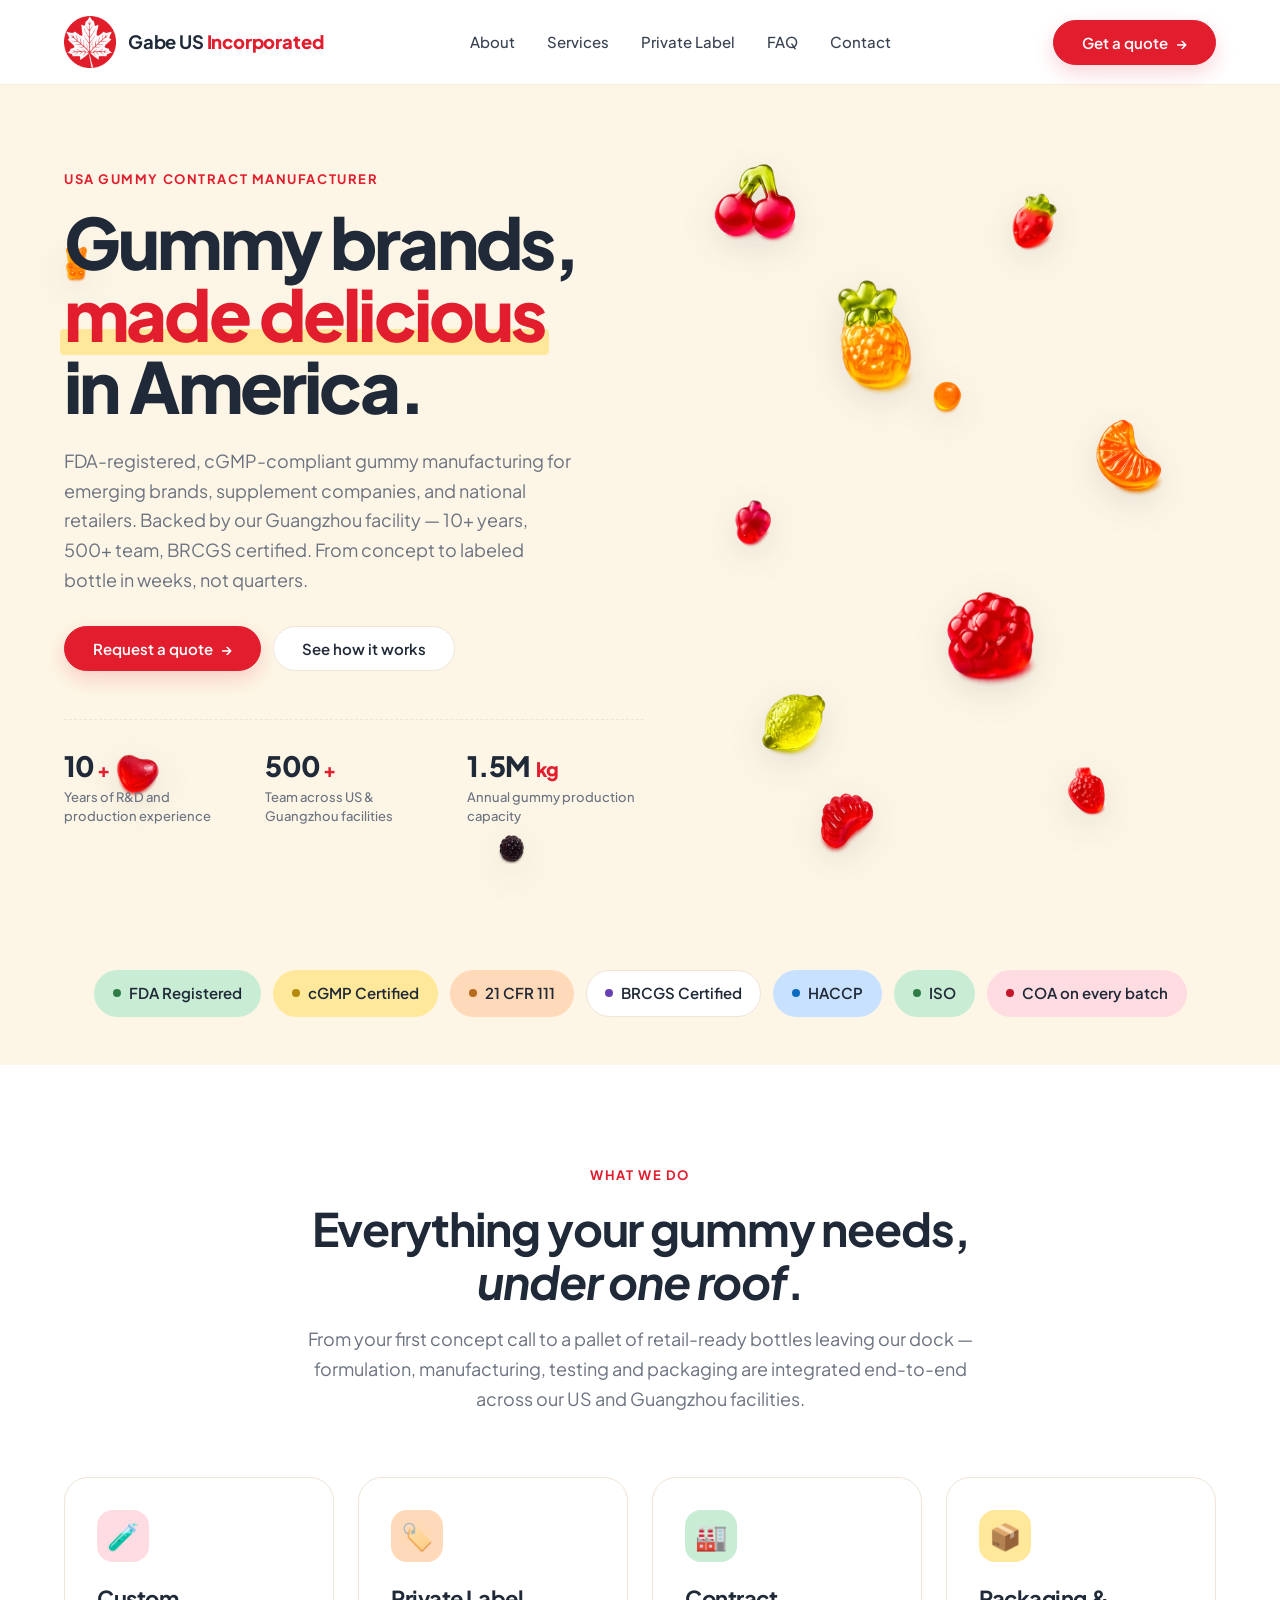
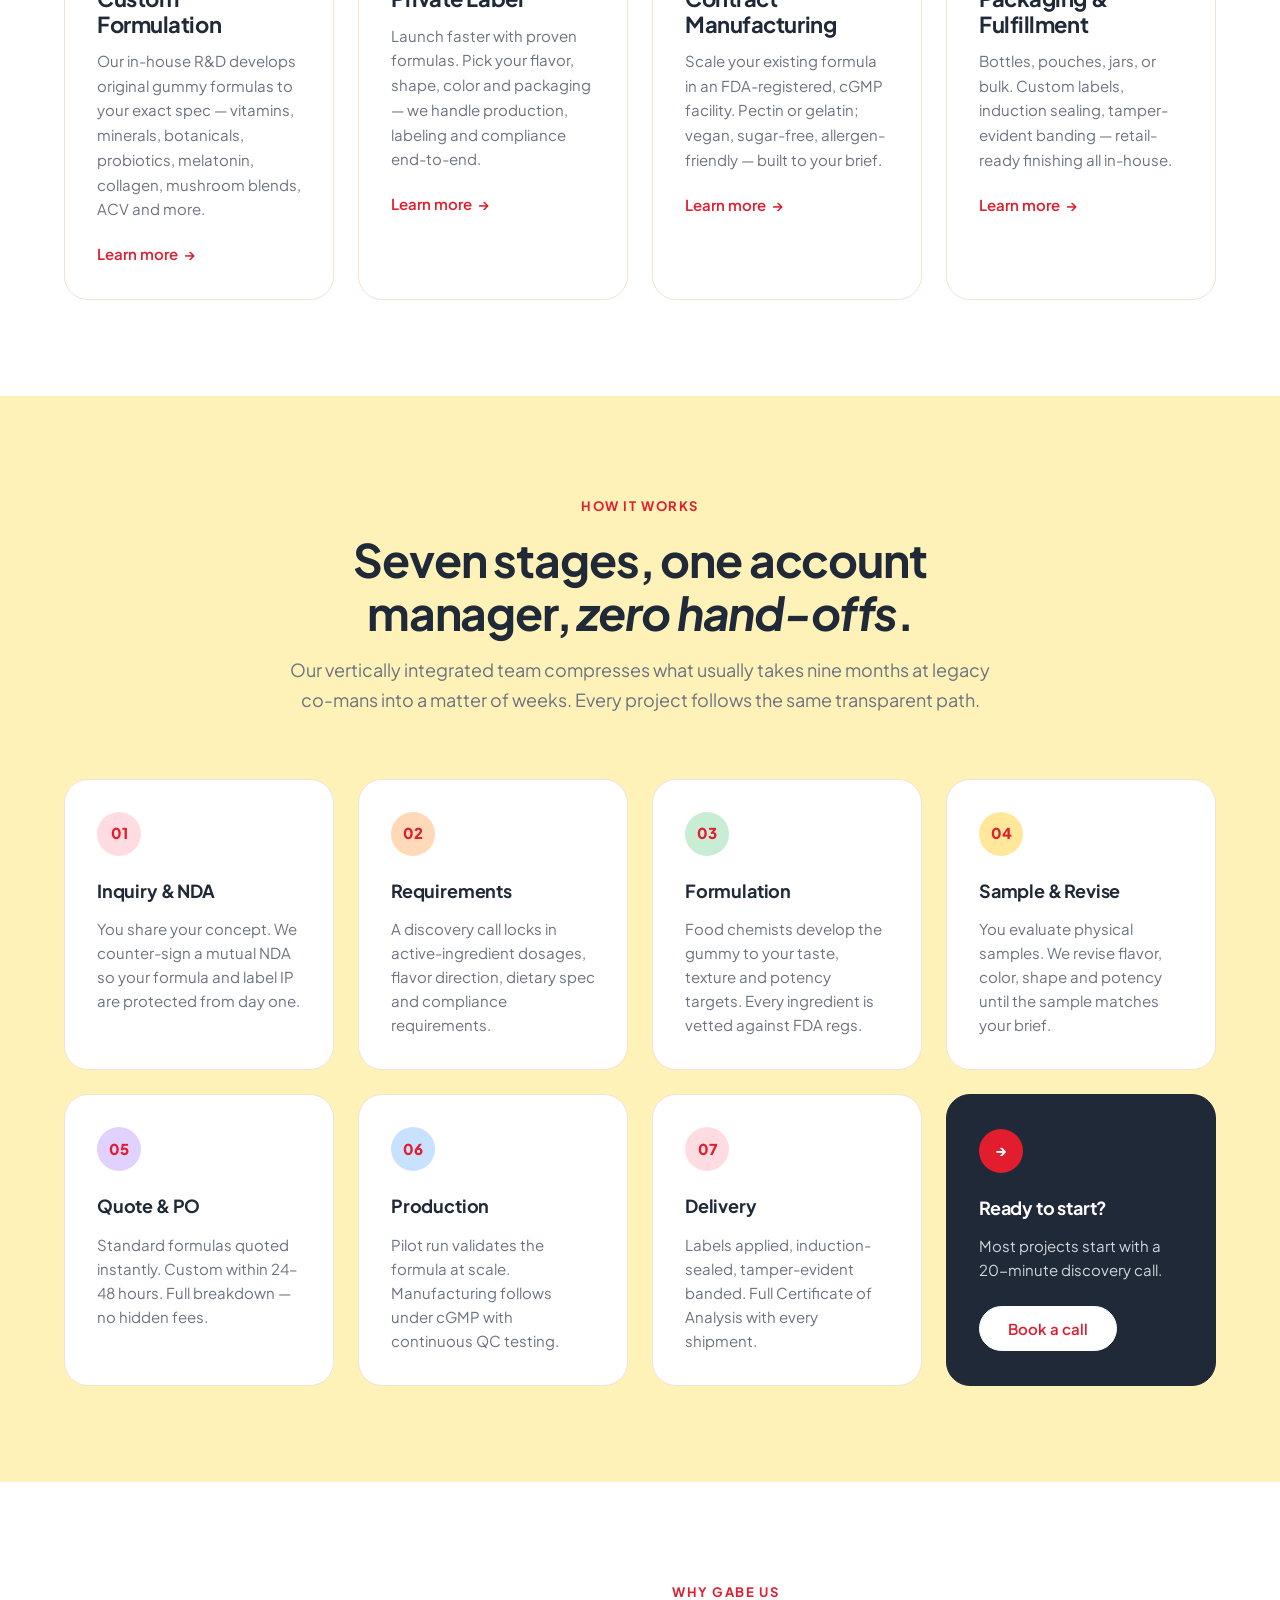
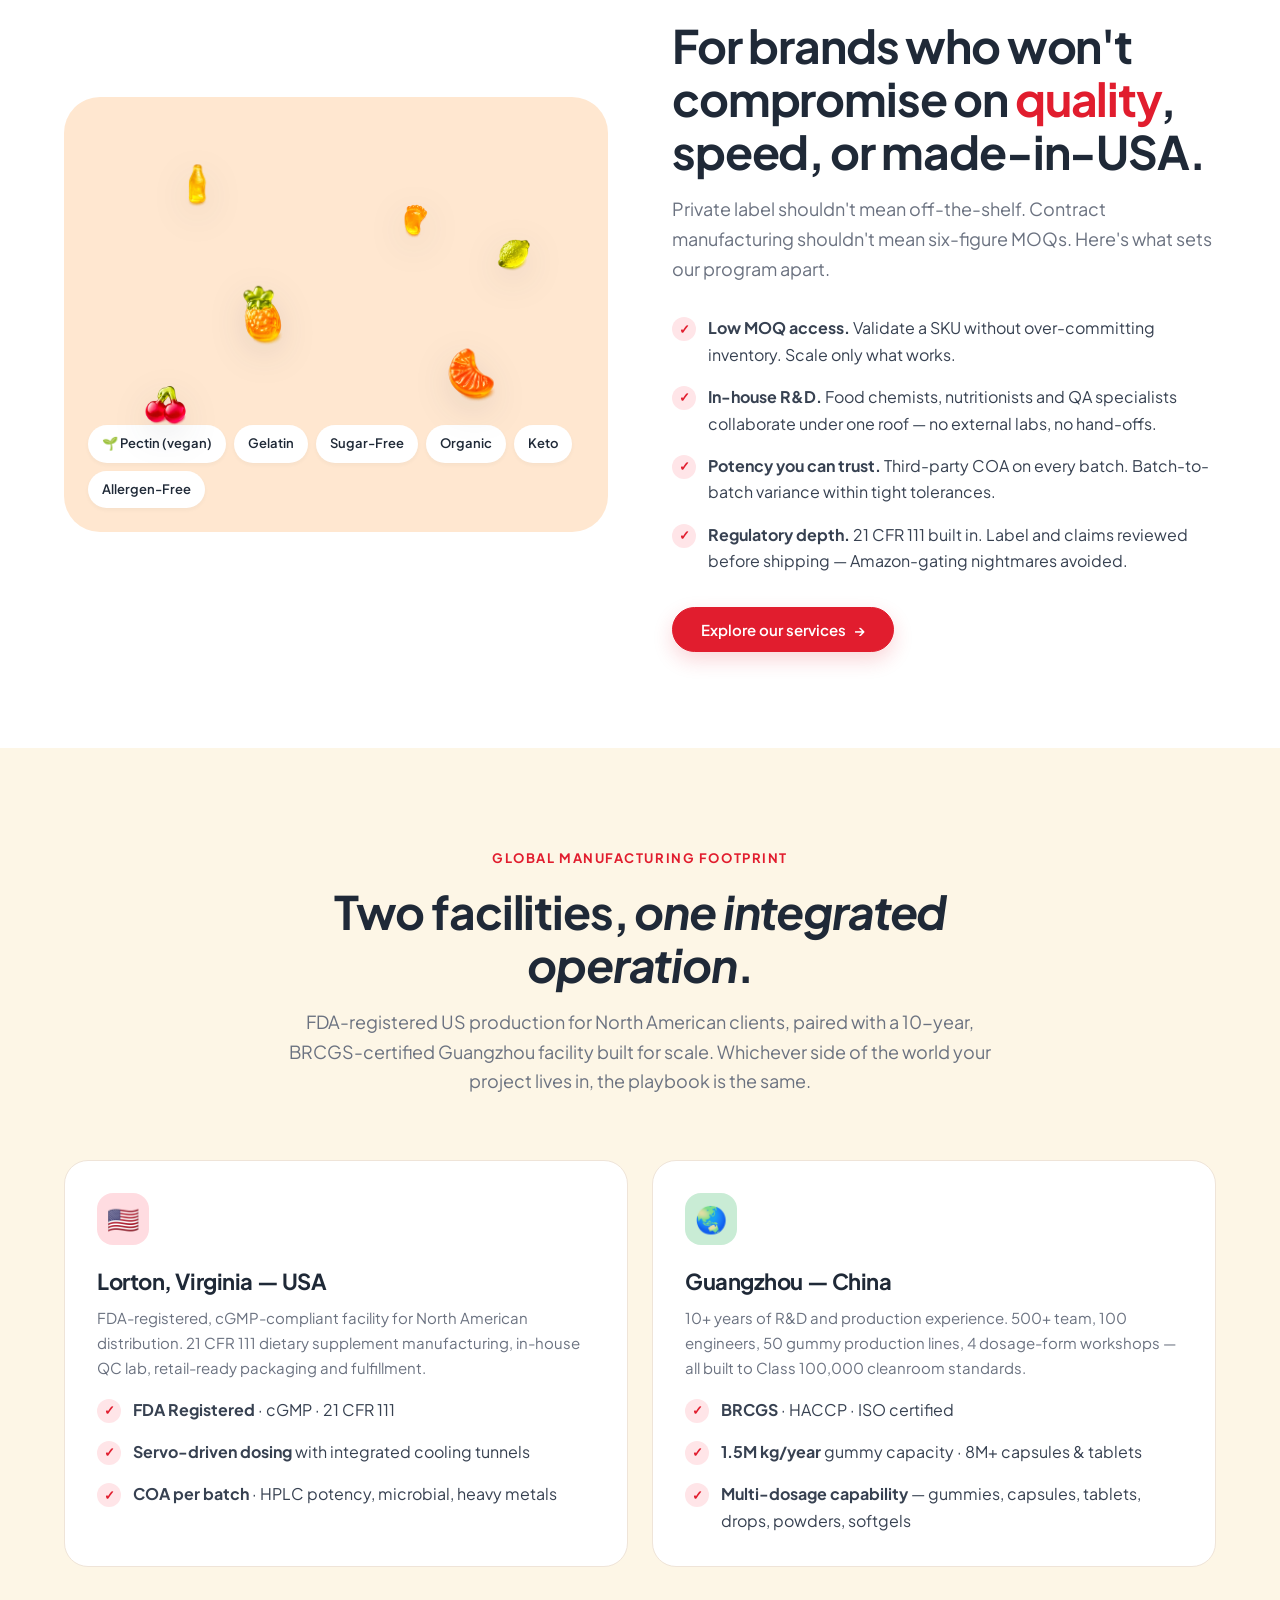
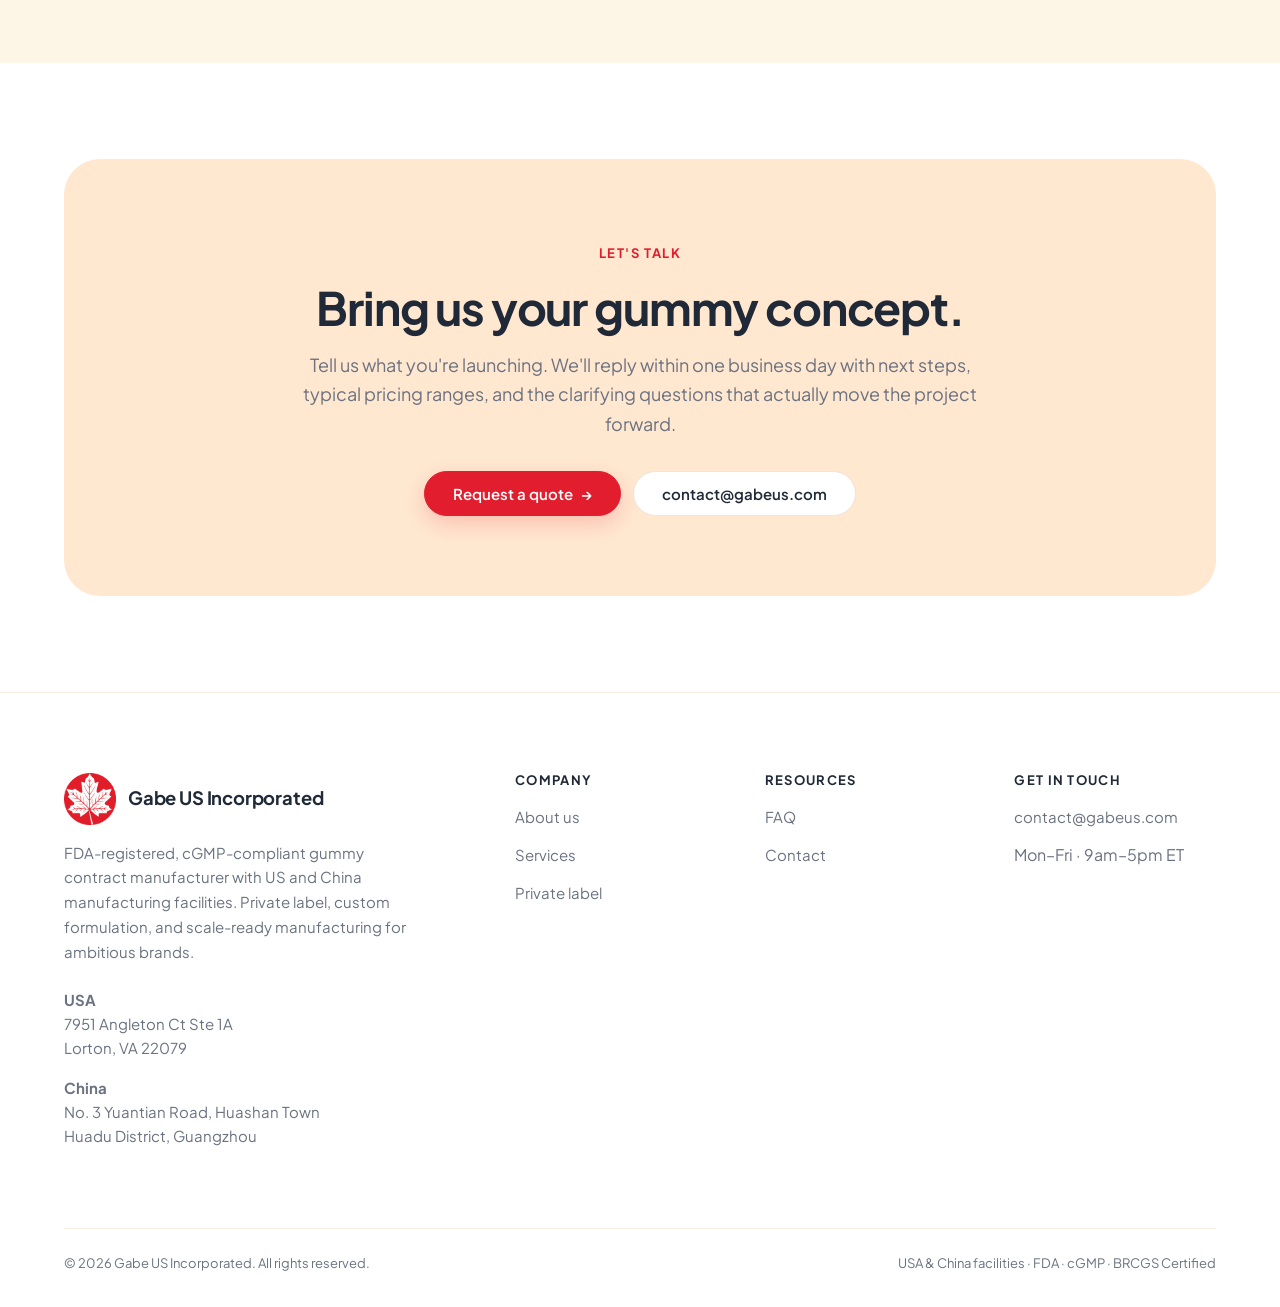
<file: index.html>
<!DOCTYPE html>
<html lang="en">
<head>
  <meta charset="UTF-8">
  <meta name="viewport" content="width=device-width, initial-scale=1.0">
  <title>Gabe US Incorporated — Global Gummy Contract Manufacturer</title>
  <meta name="description" content="FDA-registered, cGMP-compliant gummy contract manufacturer with facilities in Lorton, Virginia and Guangzhou, China. 10+ years, BRCGS / HACCP / ISO certified. Private label, custom formulation, low-MOQ production.">
  <link rel="preconnect" href="https://fonts.googleapis.com">
  <link rel="preconnect" href="https://fonts.gstatic.com" crossorigin>
  <link href="https://fonts.googleapis.com/css2?family=Plus+Jakarta+Sans:wght@400;500;600;700;800&display=swap" rel="stylesheet">
  <link rel="stylesheet" href="css/main.css">
</head>
<body>


<!-- Navigation -->
<header class="nav" id="nav">
  <div class="container nav__inner">
    <a href="index.html" class="nav__brand">
      <img src="images/logo-mark.png" alt="" class="nav__brand-mark">
      <span>Gabe US <strong style="font-weight:800; color:var(--red)">Incorporated</strong></span>
    </a>
    <nav aria-label="Primary">
      <ul class="nav__links">
        <li><a href="about.html" class="nav__link">About</a></li>
        <li><a href="services.html" class="nav__link">Services</a></li>
        <li><a href="private-label.html" class="nav__link">Private Label</a></li>
        <li><a href="faq.html" class="nav__link">FAQ</a></li>
        <li><a href="contact.html" class="nav__link">Contact</a></li>
      </ul>
    </nav>
    <a href="contact.html" class="btn btn--primary nav__cta">
      Get a quote
      <span class="arrow">→</span>
    </a>
    <button class="nav__toggle" aria-label="Open menu" onclick="document.getElementById('nav').classList.toggle('is-open')">
      <svg viewBox="0 0 24 24" fill="none" stroke="currentColor" stroke-width="2.2">
        <line x1="3" y1="7" x2="21" y2="7"/>
        <line x1="3" y1="12" x2="21" y2="12"/>
        <line x1="3" y1="17" x2="21" y2="17"/>
      </svg>
    </button>
  </div>
</header>

<!-- Hero -->
<section class="hero" data-parallax-scene>
  <!-- Scattered real gummies (photorealistic PNGs with transparent bg) -->
  <div class="hero__gummies" aria-hidden="true">
    <!-- data-sx/sy = parallax speed (negative = opposite direction).
         Different vectors per element = scattered natural motion. -->
    <img src="images/gummies/2.png"  class="shape shape-md" style="top: 8%;  left: 55%;" data-sx="-0.38" data-sy="0.22"  data-rot="-12" data-rot-speed="0.12" alt="">
    <img src="images/gummies/5.png"  class="shape shape-sm" style="top: 12%; left: 78%;" data-sx="0.55"  data-sy="-0.3"  data-rot="18"                          alt="">
    <img src="images/gummies/4.png"  class="shape shape-lg" style="top: 22%; left: 63%;" data-sx="-0.20" data-sy="0.35"  data-rot="6"  data-rot-speed="-0.08" alt="">
    <img src="images/gummies/6.png"  class="shape shape-md" style="top: 38%; left: 84%;" data-sx="0.30"  data-sy="-0.18" data-rot="-28" data-rot-speed="0.15" alt="">
    <img src="images/gummies/7.png"  class="shape shape-sm" style="top: 48%; left: 56%;" data-sx="-0.45" data-sy="0.50"  data-rot="22"                          alt="">
    <img src="images/gummies/3.png"  class="shape shape-lg" style="top: 58%; left: 72%;" data-sx="0.22"  data-sy="0.28"  data-rot="-6" data-rot-speed="-0.10" alt="">
    <img src="images/gummies/8.png"  class="shape shape-md" style="top: 70%; left: 58%;" data-sx="-0.60" data-sy="-0.22" data-rot="32" data-rot-speed="0.18"  alt="">
    <img src="images/gummies/9.png"  class="shape shape-sm" style="top: 80%; left: 82%;" data-sx="0.42"  data-sy="0.28"  data-rot="-14"                         alt="">
    <img src="images/gummies/10.png" class="shape shape-xs" style="top: 34%; left: 72%;" data-sx="-0.70" data-sy="-0.40" data-rot="42"                          alt="">
    <img src="images/gummies/11.png" class="shape shape-md" style="top: 82%; left: 62%;" data-sx="0.18"  data-sy="-0.50" data-rot="-24" data-rot-speed="0.08"  alt="">
    <!-- A couple drifting near the edges of the hero, toward the text side -->
    <img src="images/gummies/12.png" class="shape shape-xs" style="top: 18%; left: 4%;"  data-sx="0.55"  data-sy="-0.25" data-rot="18"                          alt="">
    <img src="images/gummies/13.png" class="shape shape-sm" style="top: 78%; left: 8%;"  data-sx="-0.40" data-sy="0.28"  data-rot="-10"                         alt="">
    <img src="images/gummies/14.png" class="shape shape-xs" style="top: 88%; left: 38%;" data-sx="0.65"  data-sy="0.35"  data-rot="28"                          alt="">
  </div>

  <div class="container hero__inner">
    <div class="hero__content">
      <span class="eyebrow">USA gummy contract manufacturer</span>
      <h1 class="hero__title">
        Gummy brands, <span class="accent">made delicious</span> in&nbsp;America.
      </h1>
      <p class="hero__sub">
        FDA-registered, cGMP-compliant gummy manufacturing for emerging brands, supplement companies, and national retailers. Backed by our Guangzhou facility — 10+ years, 500+ team, BRCGS certified. From concept to labeled bottle in weeks, not quarters.
      </p>
      <div class="hero__ctas">
        <a href="contact.html" class="btn btn--primary">
          Request a quote
          <span class="arrow">→</span>
        </a>
        <a href="services.html" class="btn btn--ghost">See how it works</a>
      </div>
      <div class="hero__stats">
        <div>
          <div class="hero__stat-val">10<span class="small">+</span></div>
          <div class="hero__stat-label">Years of R&amp;D and production experience</div>
        </div>
        <div>
          <div class="hero__stat-val">500<span class="small">+</span></div>
          <div class="hero__stat-label">Team across US &amp; Guangzhou facilities</div>
        </div>
        <div>
          <div class="hero__stat-val">1.5M<span class="small"> kg</span></div>
          <div class="hero__stat-label">Annual gummy production capacity</div>
        </div>
      </div>
    </div>
  </div>
</section>

<!-- Trust bar -->
<section class="trust-bar">
  <div class="container">
    <div class="trust-bar__inner">
      <span class="pill pill--mint"><span class="pill__dot" style="background:#2d7d46"></span>FDA Registered</span>
      <span class="pill pill--butter"><span class="pill__dot" style="background:#b48810"></span>cGMP Certified</span>
      <span class="pill pill--peach"><span class="pill__dot" style="background:#b56a1c"></span>21 CFR 111</span>
      <span class="pill pill--lavender"><span class="pill__dot" style="background:#6a3fb5"></span>BRCGS Certified</span>
      <span class="pill pill--sky"><span class="pill__dot" style="background:#0d6bbf"></span>HACCP</span>
      <span class="pill pill--mint"><span class="pill__dot" style="background:#2d7d46"></span>ISO</span>
      <span class="pill pill--pink"><span class="pill__dot" style="background:#c4152a"></span>COA on every batch</span>
    </div>
  </div>
</section>

<!-- What we do -->
<section class="section">
  <div class="container">
    <div class="section__head">
      <span class="eyebrow">What we do</span>
      <h2>Everything your gummy needs, <em class="italic">under one roof</em>.</h2>
      <p class="lead">From your first concept call to a pallet of retail-ready bottles leaving our dock — formulation, manufacturing, testing and packaging are integrated end-to-end across our US and Guangzhou facilities.</p>
    </div>
    <div class="card-grid card-grid--4">
      <a href="services.html" class="card">
        <div class="card__icon card__icon--pink">🧪</div>
        <h3 class="card__title">Custom Formulation</h3>
        <p class="card__body">Our in-house R&amp;D develops original gummy formulas to your exact spec — vitamins, minerals, botanicals, probiotics, melatonin, collagen, mushroom blends, ACV and more.</p>
        <span class="card__link">Learn more <span class="arrow">→</span></span>
      </a>
      <a href="private-label.html" class="card">
        <div class="card__icon card__icon--peach">🏷️</div>
        <h3 class="card__title">Private Label</h3>
        <p class="card__body">Launch faster with proven formulas. Pick your flavor, shape, color and packaging — we handle production, labeling and compliance end-to-end.</p>
        <span class="card__link">Learn more <span class="arrow">→</span></span>
      </a>
      <a href="services.html" class="card">
        <div class="card__icon card__icon--mint">🏭</div>
        <h3 class="card__title">Contract Manufacturing</h3>
        <p class="card__body">Scale your existing formula in an FDA-registered, cGMP facility. Pectin or gelatin; vegan, sugar-free, allergen-friendly — built to your brief.</p>
        <span class="card__link">Learn more <span class="arrow">→</span></span>
      </a>
      <a href="services.html" class="card">
        <div class="card__icon card__icon--butter">📦</div>
        <h3 class="card__title">Packaging &amp; Fulfillment</h3>
        <p class="card__body">Bottles, pouches, jars, or bulk. Custom labels, induction sealing, tamper-evident banding — retail-ready finishing all in-house.</p>
        <span class="card__link">Learn more <span class="arrow">→</span></span>
      </a>
    </div>
  </div>
</section>

<!-- The process -->
<section class="section section--butter">
  <div class="container">
    <div class="section__head">
      <span class="eyebrow">How it works</span>
      <h2>Seven stages, one account manager, <em class="italic">zero hand-offs</em>.</h2>
      <p class="lead">Our vertically integrated team compresses what usually takes nine months at legacy co-mans into a matter of weeks. Every project follows the same transparent path.</p>
    </div>
    <div class="steps">
      <div class="step step--pink">
        <div class="step__num">01</div>
        <div class="step__title">Inquiry &amp; NDA</div>
        <p class="step__body">You share your concept. We counter-sign a mutual NDA so your formula and label IP are protected from day one.</p>
      </div>
      <div class="step step--peach">
        <div class="step__num">02</div>
        <div class="step__title">Requirements</div>
        <p class="step__body">A discovery call locks in active-ingredient dosages, flavor direction, dietary spec and compliance requirements.</p>
      </div>
      <div class="step step--mint">
        <div class="step__num">03</div>
        <div class="step__title">Formulation</div>
        <p class="step__body">Food chemists develop the gummy to your taste, texture and potency targets. Every ingredient is vetted against FDA regs.</p>
      </div>
      <div class="step step--butter">
        <div class="step__num">04</div>
        <div class="step__title">Sample &amp; Revise</div>
        <p class="step__body">You evaluate physical samples. We revise flavor, color, shape and potency until the sample matches your brief.</p>
      </div>
      <div class="step step--lavender">
        <div class="step__num">05</div>
        <div class="step__title">Quote &amp; PO</div>
        <p class="step__body">Standard formulas quoted instantly. Custom within 24–48 hours. Full breakdown — no hidden fees.</p>
      </div>
      <div class="step step--sky">
        <div class="step__num">06</div>
        <div class="step__title">Production</div>
        <p class="step__body">Pilot run validates the formula at scale. Manufacturing follows under cGMP with continuous QC testing.</p>
      </div>
      <div class="step step--pink">
        <div class="step__num">07</div>
        <div class="step__title">Delivery</div>
        <p class="step__body">Labels applied, induction-sealed, tamper-evident banded. Full Certificate of Analysis with every shipment.</p>
      </div>
      <div class="step step--accent">
        <div class="step__num" style="background: var(--red); color:#fff;">→</div>
        <div class="step__title">Ready to start?</div>
        <p class="step__body" style="margin-bottom: var(--sp-6);">Most projects start with a 20-minute discovery call.</p>
        <a href="contact.html" class="btn btn--light">Book a call</a>
      </div>
    </div>
  </div>
</section>

<!-- Why Gabe US -->
<section class="section">
  <div class="container">
    <div class="split split--reverse">
      <div class="split__visual split__visual--peach">
        <div class="split__badges">
          <span class="split__badge">🌱 Pectin (vegan)</span>
          <span class="split__badge">Gelatin</span>
          <span class="split__badge">Sugar-Free</span>
          <span class="split__badge">Organic</span>
          <span class="split__badge">Keto</span>
          <span class="split__badge">Allergen-Free</span>
        </div>
        <!-- Decorative gummies (static, for visual variety) -->
        <img src="images/gummies/15.png" class="shape shape-sm" style="top:12%; left:18%;" alt="">
        <img src="images/gummies/16.png" class="shape shape-xs" style="top:22%; left:60%;" alt="">
        <img src="images/gummies/4.png"  class="shape shape-sm" style="top:42%; left:30%;" alt="">
        <img src="images/gummies/8.png"  class="shape shape-xs" style="top:30%; left:78%;" alt="">
        <img src="images/gummies/6.png"  class="shape shape-sm" style="top:55%; left:68%;" alt="">
        <img src="images/gummies/2.png"  class="shape shape-xs" style="top:65%; left:14%;" alt="">
      </div>
      <div class="split__text">
        <span class="eyebrow">Why Gabe US</span>
        <h2>For brands who won't compromise on <span class="accent" style="color:var(--red)">quality</span>, speed, or made-in-USA.</h2>
        <p class="lead mb-8">Private label shouldn't mean off-the-shelf. Contract manufacturing shouldn't mean six-figure MOQs. Here's what sets our program apart.</p>
        <ul class="feature-list">
          <li><strong>Low MOQ access.</strong> Validate a SKU without over-committing inventory. Scale only what works.</li>
          <li><strong>In-house R&amp;D.</strong> Food chemists, nutritionists and QA specialists collaborate under one roof — no external labs, no hand-offs.</li>
          <li><strong>Potency you can trust.</strong> Third-party COA on every batch. Batch-to-batch variance within tight tolerances.</li>
          <li><strong>Regulatory depth.</strong> 21 CFR 111 built in. Label and claims reviewed before shipping — Amazon-gating nightmares avoided.</li>
        </ul>
        <a href="services.html" class="btn btn--primary mt-8">
          Explore our services <span class="arrow">→</span>
        </a>
      </div>
    </div>
  </div>
</section>

<!-- Global manufacturing footprint -->
<section class="section section--cream">
  <div class="container">
    <div class="section__head">
      <span class="eyebrow">Global manufacturing footprint</span>
      <h2>Two facilities, <em class="italic">one integrated operation</em>.</h2>
      <p class="lead">FDA-registered US production for North American clients, paired with a 10-year, BRCGS-certified Guangzhou facility built for scale. Whichever side of the world your project lives in, the playbook is the same.</p>
    </div>
    <div class="card-grid card-grid--2">
      <div class="card">
        <div class="card__icon card__icon--pink">🇺🇸</div>
        <h3 class="card__title">Lorton, Virginia — USA</h3>
        <p class="card__body">FDA-registered, cGMP-compliant facility for North American distribution. 21 CFR 111 dietary supplement manufacturing, in-house QC lab, retail-ready packaging and fulfillment.</p>
        <ul class="feature-list" style="margin-top: var(--sp-4);">
          <li><strong>FDA Registered</strong> · cGMP · 21 CFR 111</li>
          <li><strong>Servo-driven dosing</strong> with integrated cooling tunnels</li>
          <li><strong>COA per batch</strong> · HPLC potency, microbial, heavy metals</li>
        </ul>
      </div>
      <div class="card">
        <div class="card__icon card__icon--mint">🌏</div>
        <h3 class="card__title">Guangzhou — China</h3>
        <p class="card__body">10+ years of R&amp;D and production experience. 500+ team, 100 engineers, 50 gummy production lines, 4 dosage-form workshops — all built to Class 100,000 cleanroom standards.</p>
        <ul class="feature-list" style="margin-top: var(--sp-4);">
          <li><strong>BRCGS</strong> · HACCP · ISO certified</li>
          <li><strong>1.5M kg/year</strong> gummy capacity · 8M+ capsules &amp; tablets</li>
          <li><strong>Multi-dosage capability</strong> — gummies, capsules, tablets, drops, powders, softgels</li>
        </ul>
      </div>
    </div>
  </div>
</section>

<!-- CTA -->
<section class="section">
  <div class="container">
    <div class="cta-block">
      <div class="cta-block__inner">
        <span class="eyebrow">Let's talk</span>
        <h2>Bring us your gummy concept.</h2>
        <p>Tell us what you're launching. We'll reply within one business day with next steps, typical pricing ranges, and the clarifying questions that actually move the project forward.</p>
        <div style="display:flex; gap:var(--sp-3); justify-content:center; flex-wrap:wrap;">
          <a href="contact.html" class="btn btn--primary">
            Request a quote <span class="arrow">→</span>
          </a>
          <a href="mailto:contact@gabeus.com" class="btn btn--ghost">contact@gabeus.com</a>
        </div>
      </div>
    </div>
  </div>
</section>

<!-- Footer -->
<footer class="footer">
  <div class="container">
    <div class="footer__grid">
      <div class="footer__brand-col">
        <div class="footer__brand">
          <img src="images/logo-mark.png" alt="" class="nav__brand-mark">
          <span>Gabe US Incorporated</span>
        </div>
        <p class="footer__tag">
          FDA-registered, cGMP-compliant gummy contract manufacturer with US and China manufacturing facilities. Private label, custom formulation, and scale-ready manufacturing for ambitious brands.
        </p>
        <p class="footer__address">
          <strong>USA</strong><br>
          7951 Angleton Ct Ste 1A<br>
          Lorton, VA 22079
        </p>
        <p class="footer__address">
          <strong>China</strong><br>
          No. 3 Yuantian Road, Huashan Town<br>
          Huadu District, Guangzhou
        </p>
      </div>
      <div>
        <h5>Company</h5>
        <ul class="footer__list">
          <li><a href="about.html">About us</a></li>
          <li><a href="services.html">Services</a></li>
          <li><a href="private-label.html">Private label</a></li>
        </ul>
      </div>
      <div>
        <h5>Resources</h5>
        <ul class="footer__list">
          <li><a href="faq.html">FAQ</a></li>
          <li><a href="contact.html">Contact</a></li>
        </ul>
      </div>
      <div>
        <h5>Get in touch</h5>
        <ul class="footer__list">
          <li><a href="mailto:contact@gabeus.com">contact@gabeus.com</a></li>
          <li><span>Mon–Fri · 9am–5pm ET</span></li>
        </ul>
      </div>
    </div>
    <div class="footer__bottom">
      <div>© <span id="year">2026</span> Gabe US Incorporated. All rights reserved.</div>
      <div>USA &amp; China facilities · FDA · cGMP · BRCGS Certified</div>
    </div>
  </div>
</footer>

<script>
  document.getElementById('year').textContent = new Date().getFullYear();
</script>
<script src="js/main.js"></script>

</body>
</html>
</file>
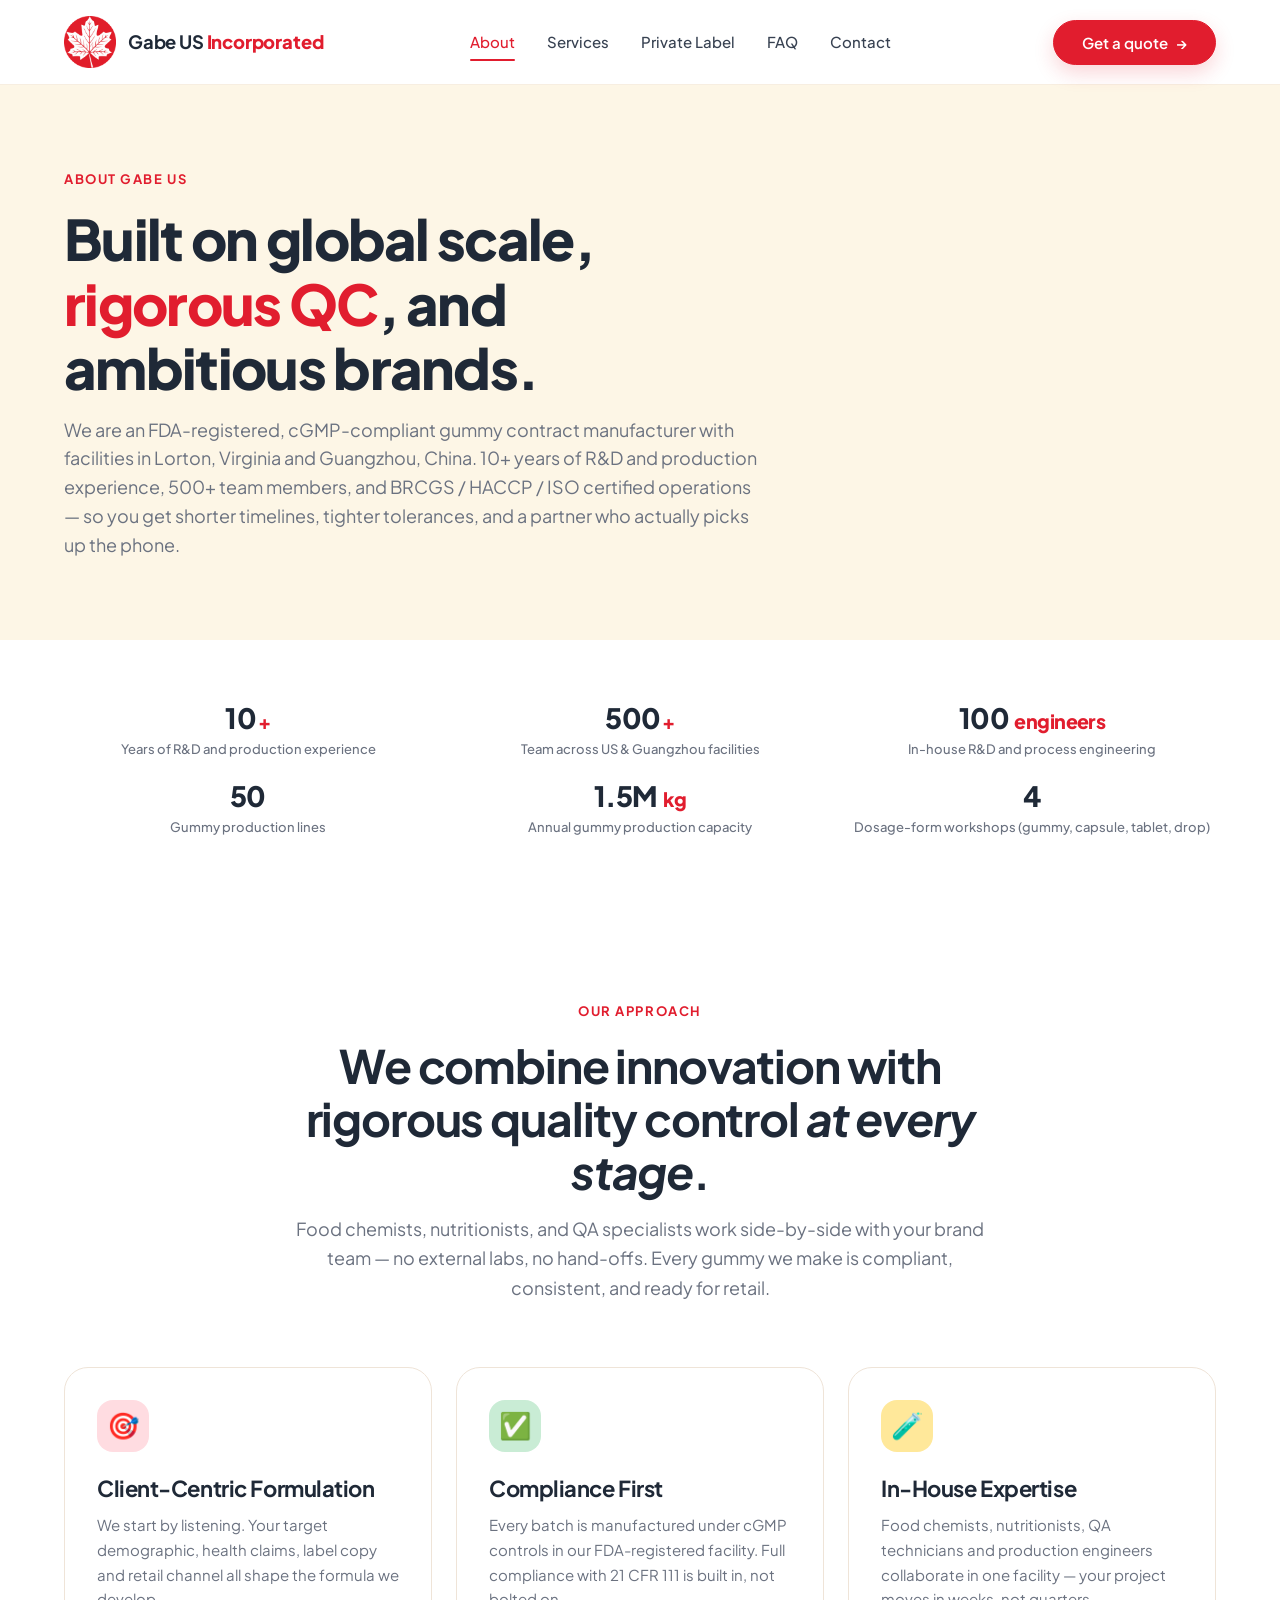
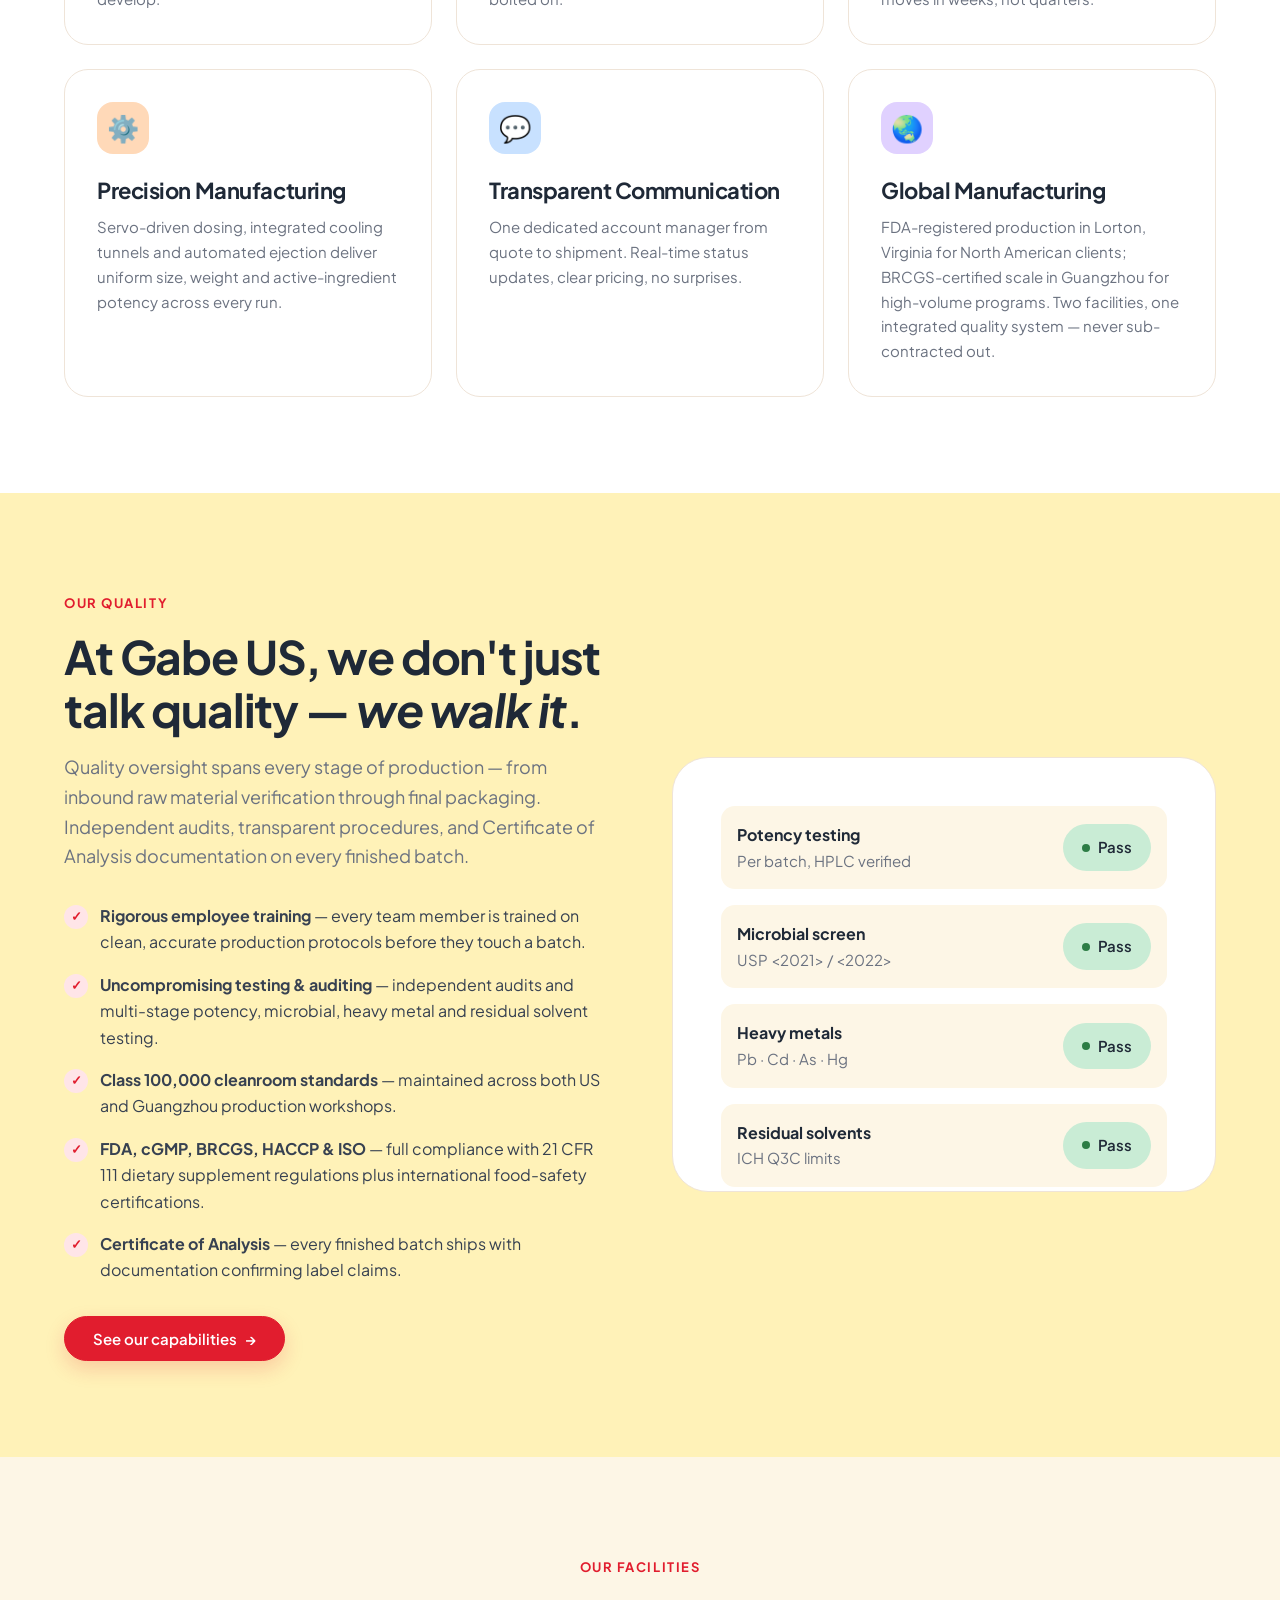
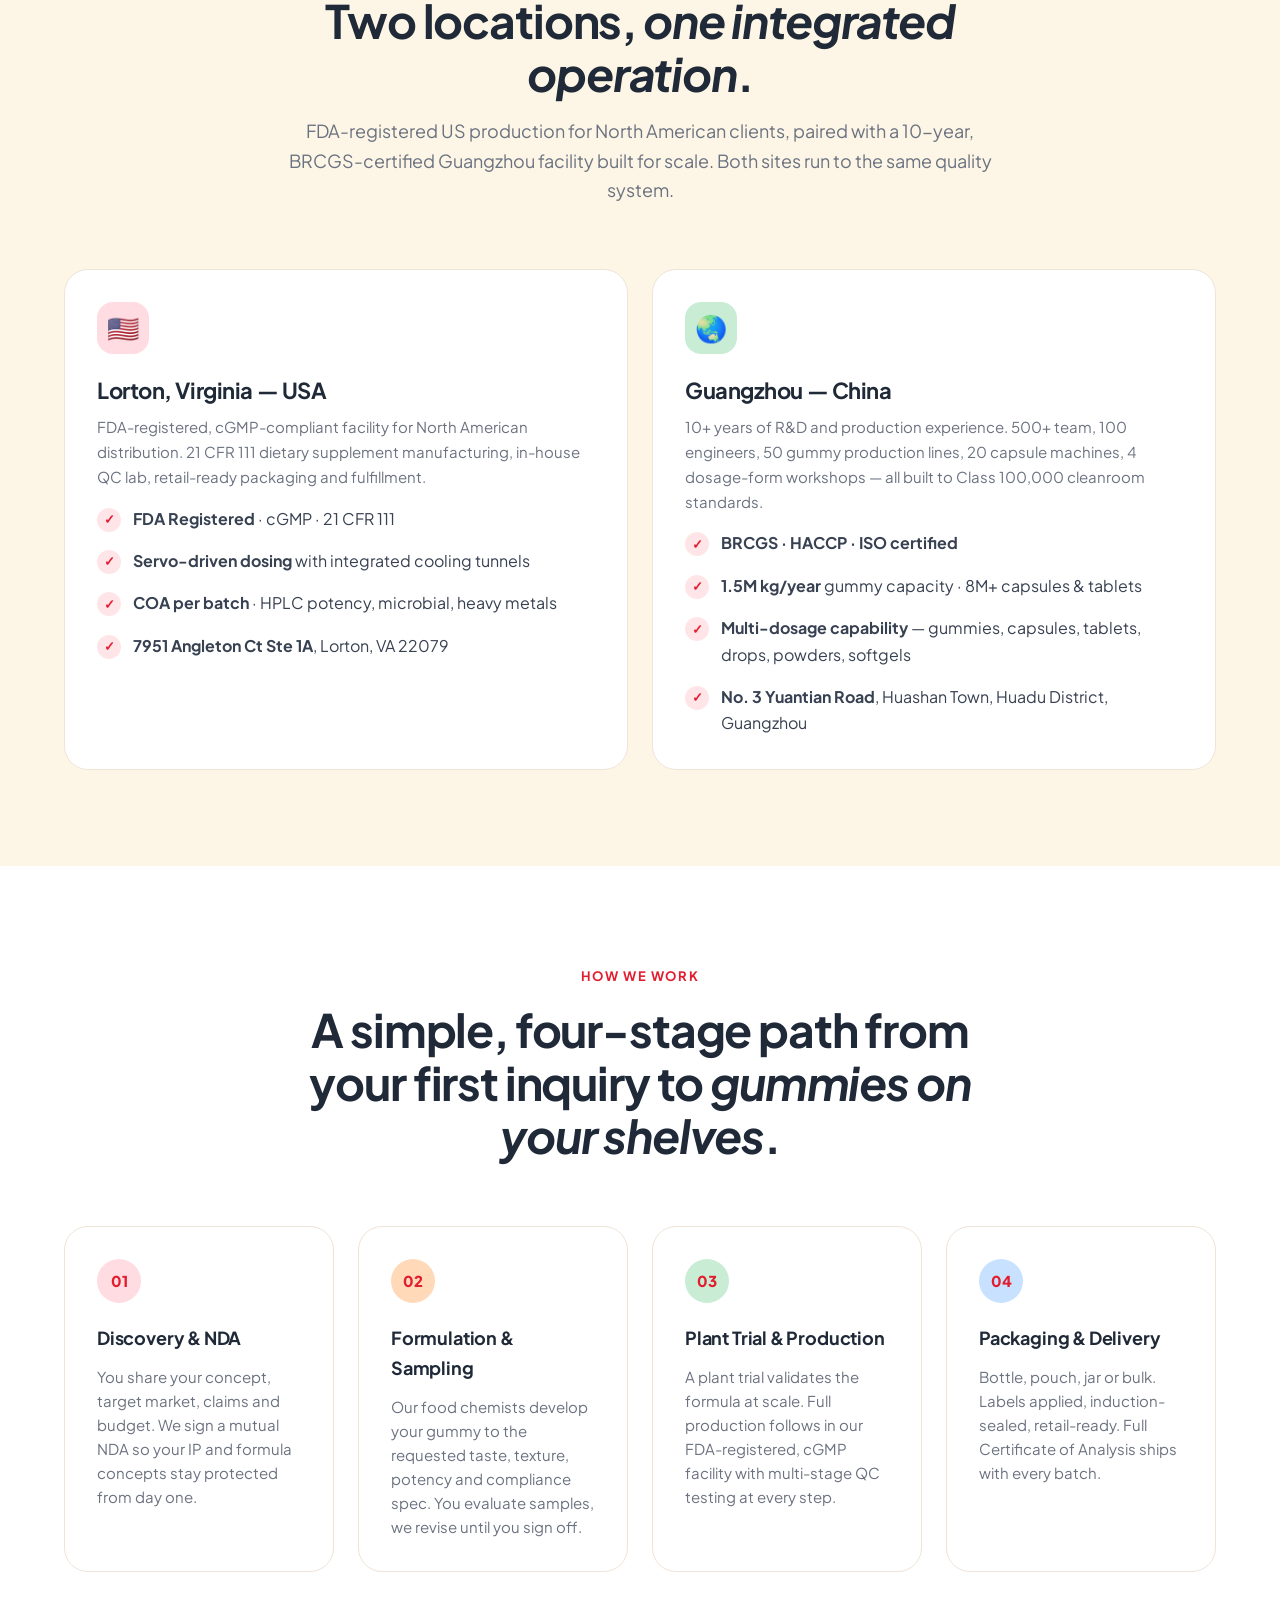
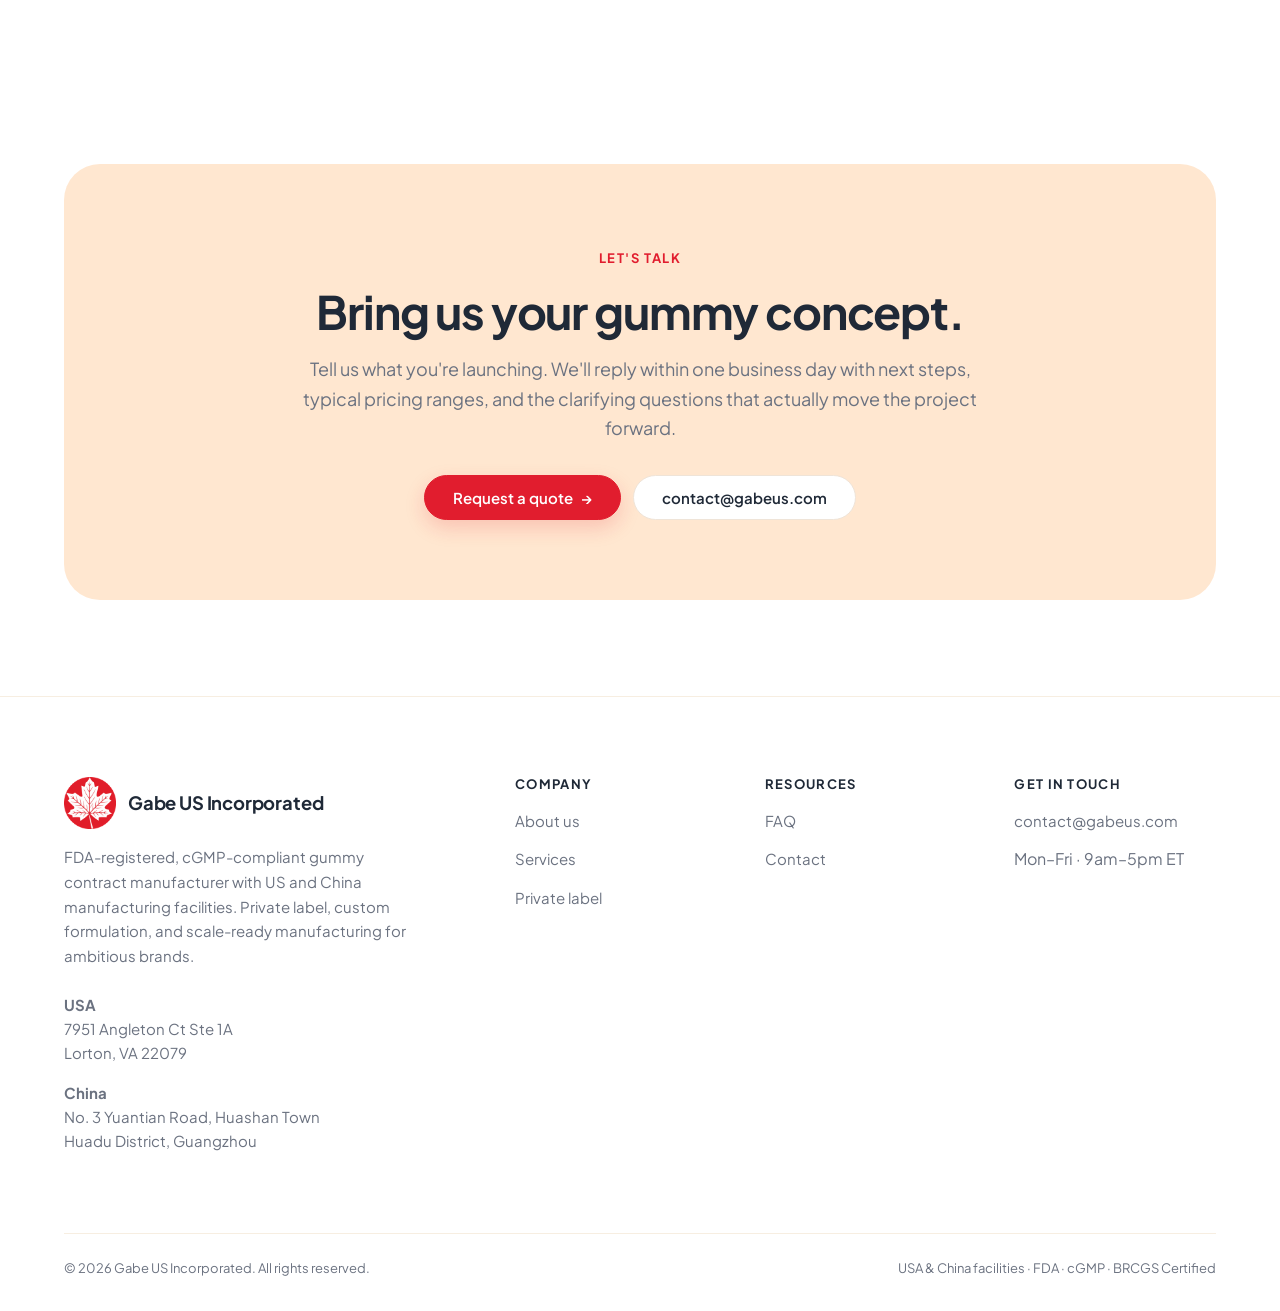
<file: about.html>
<!DOCTYPE html>
<html lang="en">
<head>
  <meta charset="UTF-8">
  <meta name="viewport" content="width=device-width, initial-scale=1.0">
  <title>About — Gabe US Incorporated</title>
  <meta name="description" content="FDA-registered, cGMP-compliant gummy contract manufacturer with US and China facilities. 10+ years experience, 500+ team, BRCGS / HACCP / ISO certified. Learn about our approach, quality standards, and how we work.">
  <link rel="preconnect" href="https://fonts.googleapis.com">
  <link rel="preconnect" href="https://fonts.gstatic.com" crossorigin>
  <link href="https://fonts.googleapis.com/css2?family=Plus+Jakarta+Sans:wght@400;500;600;700;800&display=swap" rel="stylesheet">
  <link rel="stylesheet" href="css/main.css">
</head>
<body>

<!-- Navigation -->
<header class="nav" id="nav">
  <div class="container nav__inner">
    <a href="index.html" class="nav__brand">
      <img src="images/logo-mark.png" alt="" class="nav__brand-mark">
      <span>Gabe US <strong style="font-weight:800; color:var(--red)">Incorporated</strong></span>
    </a>
    <nav aria-label="Primary">
      <ul class="nav__links">
        <li><a href="about.html" class="nav__link" aria-current="page">About</a></li>
        <li><a href="services.html" class="nav__link">Services</a></li>
        <li><a href="private-label.html" class="nav__link">Private Label</a></li>
        <li><a href="faq.html" class="nav__link">FAQ</a></li>
        <li><a href="contact.html" class="nav__link">Contact</a></li>
      </ul>
    </nav>
    <a href="contact.html" class="btn btn--primary nav__cta">
      Get a quote <span class="arrow">→</span>
    </a>
    <button class="nav__toggle" aria-label="Open menu" onclick="document.getElementById('nav').classList.toggle('is-open')">
      <svg viewBox="0 0 24 24" fill="none" stroke="currentColor" stroke-width="2.2">
        <line x1="3" y1="7" x2="21" y2="7"/>
        <line x1="3" y1="12" x2="21" y2="12"/>
        <line x1="3" y1="17" x2="21" y2="17"/>
      </svg>
    </button>
  </div>
</header>

<!-- Page banner -->
<section class="page-banner page-banner--cream">
  <div class="container">
    <div class="page-banner__inner">
      <span class="eyebrow page-banner__eyebrow">About Gabe US</span>
      <h1 class="page-banner__title">
        Built on global scale, <span class="accent">rigorous QC</span>, and ambitious brands.
      </h1>
      <p class="page-banner__sub">
        We are an FDA-registered, cGMP-compliant gummy contract manufacturer with facilities in Lorton, Virginia and Guangzhou, China. 10+ years of R&amp;D and production experience, 500+ team members, and BRCGS / HACCP / ISO certified operations — so you get shorter timelines, tighter tolerances, and a partner who actually picks up the phone.
      </p>
    </div>
  </div>
</section>

<!-- Stats strip -->
<section class="section section--sm">
  <div class="container">
    <div class="card-grid card-grid--3" style="text-align:center;">
      <div><div class="hero__stat-val">10<span class="small">+</span></div><div class="hero__stat-label">Years of R&amp;D and production experience</div></div>
      <div><div class="hero__stat-val">500<span class="small">+</span></div><div class="hero__stat-label">Team across US &amp; Guangzhou facilities</div></div>
      <div><div class="hero__stat-val">100<span class="small"> engineers</span></div><div class="hero__stat-label">In-house R&amp;D and process engineering</div></div>
      <div><div class="hero__stat-val">50</div><div class="hero__stat-label">Gummy production lines</div></div>
      <div><div class="hero__stat-val">1.5M<span class="small"> kg</span></div><div class="hero__stat-label">Annual gummy production capacity</div></div>
      <div><div class="hero__stat-val">4</div><div class="hero__stat-label">Dosage-form workshops (gummy, capsule, tablet, drop)</div></div>
    </div>
  </div>
</section>

<!-- Our Approach -->
<section class="section">
  <div class="container">
    <div class="section__head">
      <span class="eyebrow">Our approach</span>
      <h2>We combine innovation with rigorous quality control <em class="italic">at every stage</em>.</h2>
      <p class="lead">Food chemists, nutritionists, and QA specialists work side-by-side with your brand team — no external labs, no hand-offs. Every gummy we make is compliant, consistent, and ready for retail.</p>
    </div>
    <div class="card-grid card-grid--3">
      <div class="card">
        <div class="card__icon card__icon--pink">🎯</div>
        <h3 class="card__title">Client-Centric Formulation</h3>
        <p class="card__body">We start by listening. Your target demographic, health claims, label copy and retail channel all shape the formula we develop.</p>
      </div>
      <div class="card">
        <div class="card__icon card__icon--mint">✅</div>
        <h3 class="card__title">Compliance First</h3>
        <p class="card__body">Every batch is manufactured under cGMP controls in our FDA-registered facility. Full compliance with 21 CFR 111 is built in, not bolted on.</p>
      </div>
      <div class="card">
        <div class="card__icon card__icon--butter">🧪</div>
        <h3 class="card__title">In-House Expertise</h3>
        <p class="card__body">Food chemists, nutritionists, QA technicians and production engineers collaborate in one facility — your project moves in weeks, not quarters.</p>
      </div>
      <div class="card">
        <div class="card__icon card__icon--peach">⚙️</div>
        <h3 class="card__title">Precision Manufacturing</h3>
        <p class="card__body">Servo-driven dosing, integrated cooling tunnels and automated ejection deliver uniform size, weight and active-ingredient potency across every run.</p>
      </div>
      <div class="card">
        <div class="card__icon card__icon--sky">💬</div>
        <h3 class="card__title">Transparent Communication</h3>
        <p class="card__body">One dedicated account manager from quote to shipment. Real-time status updates, clear pricing, no surprises.</p>
      </div>
      <div class="card">
        <div class="card__icon card__icon--lavender">🌏</div>
        <h3 class="card__title">Global Manufacturing</h3>
        <p class="card__body">FDA-registered production in Lorton, Virginia for North American clients; BRCGS-certified scale in Guangzhou for high-volume programs. Two facilities, one integrated quality system — never sub-contracted out.</p>
      </div>
    </div>
  </div>
</section>

<!-- Our Quality -->
<section class="section section--butter">
  <div class="container">
    <div class="split">
      <div class="split__text">
        <span class="eyebrow">Our quality</span>
        <h2>At Gabe US, we don't just talk quality — <em class="italic">we walk it</em>.</h2>
        <p class="lead mb-8">Quality oversight spans every stage of production — from inbound raw material verification through final packaging. Independent audits, transparent procedures, and Certificate of Analysis documentation on every finished batch.</p>
        <ul class="feature-list">
          <li><strong>Rigorous employee training</strong> — every team member is trained on clean, accurate production protocols before they touch a batch.</li>
          <li><strong>Uncompromising testing &amp; auditing</strong> — independent audits and multi-stage potency, microbial, heavy metal and residual solvent testing.</li>
          <li><strong>Class 100,000 cleanroom standards</strong> — maintained across both US and Guangzhou production workshops.</li>
          <li><strong>FDA, cGMP, BRCGS, HACCP &amp; ISO</strong> — full compliance with 21 CFR 111 dietary supplement regulations plus international food-safety certifications.</li>
          <li><strong>Certificate of Analysis</strong> — every finished batch ships with documentation confirming label claims.</li>
        </ul>
        <a href="services.html" class="btn btn--primary mt-8">
          See our capabilities <span class="arrow">→</span>
        </a>
      </div>
      <div class="split__visual" style="background: var(--white); border: 1px solid var(--line);">
        <div style="display:flex; flex-direction:column; gap: var(--sp-4); padding: var(--sp-4);">
          <div style="padding: var(--sp-4); background: var(--cream); border-radius: var(--r); display:flex; justify-content:space-between; align-items:center;">
            <div><strong>Potency testing</strong><p style="margin:0; font-size:var(--fs-sm); color:var(--muted);">Per batch, HPLC verified</p></div>
            <span class="pill pill--mint"><span class="pill__dot" style="background:#2d7d46"></span>Pass</span>
          </div>
          <div style="padding: var(--sp-4); background: var(--cream); border-radius: var(--r); display:flex; justify-content:space-between; align-items:center;">
            <div><strong>Microbial screen</strong><p style="margin:0; font-size:var(--fs-sm); color:var(--muted);">USP &lt;2021&gt; / &lt;2022&gt;</p></div>
            <span class="pill pill--mint"><span class="pill__dot" style="background:#2d7d46"></span>Pass</span>
          </div>
          <div style="padding: var(--sp-4); background: var(--cream); border-radius: var(--r); display:flex; justify-content:space-between; align-items:center;">
            <div><strong>Heavy metals</strong><p style="margin:0; font-size:var(--fs-sm); color:var(--muted);">Pb · Cd · As · Hg</p></div>
            <span class="pill pill--mint"><span class="pill__dot" style="background:#2d7d46"></span>Pass</span>
          </div>
          <div style="padding: var(--sp-4); background: var(--cream); border-radius: var(--r); display:flex; justify-content:space-between; align-items:center;">
            <div><strong>Residual solvents</strong><p style="margin:0; font-size:var(--fs-sm); color:var(--muted);">ICH Q3C limits</p></div>
            <span class="pill pill--mint"><span class="pill__dot" style="background:#2d7d46"></span>Pass</span>
          </div>
          <div style="padding: var(--sp-3) var(--sp-4); font-size:var(--fs-xs); color:var(--muted); text-align:center;">
            Every batch ships with a full Certificate of Analysis.
          </div>
        </div>
      </div>
    </div>
  </div>
</section>

<!-- Our facilities -->
<section class="section section--cream">
  <div class="container">
    <div class="section__head">
      <span class="eyebrow">Our facilities</span>
      <h2>Two locations, <em class="italic">one integrated operation</em>.</h2>
      <p class="lead">FDA-registered US production for North American clients, paired with a 10-year, BRCGS-certified Guangzhou facility built for scale. Both sites run to the same quality system.</p>
    </div>
    <div class="card-grid card-grid--2">
      <div class="card">
        <div class="card__icon card__icon--pink">🇺🇸</div>
        <h3 class="card__title">Lorton, Virginia — USA</h3>
        <p class="card__body">FDA-registered, cGMP-compliant facility for North American distribution. 21 CFR 111 dietary supplement manufacturing, in-house QC lab, retail-ready packaging and fulfillment.</p>
        <ul class="feature-list" style="margin-top: var(--sp-4);">
          <li><strong>FDA Registered</strong> · cGMP · 21 CFR 111</li>
          <li><strong>Servo-driven dosing</strong> with integrated cooling tunnels</li>
          <li><strong>COA per batch</strong> · HPLC potency, microbial, heavy metals</li>
          <li><strong>7951 Angleton Ct Ste 1A</strong>, Lorton, VA 22079</li>
        </ul>
      </div>
      <div class="card">
        <div class="card__icon card__icon--mint">🌏</div>
        <h3 class="card__title">Guangzhou — China</h3>
        <p class="card__body">10+ years of R&amp;D and production experience. 500+ team, 100 engineers, 50 gummy production lines, 20 capsule machines, 4 dosage-form workshops — all built to Class 100,000 cleanroom standards.</p>
        <ul class="feature-list" style="margin-top: var(--sp-4);">
          <li><strong>BRCGS · HACCP · ISO certified</strong></li>
          <li><strong>1.5M kg/year</strong> gummy capacity · 8M+ capsules &amp; tablets</li>
          <li><strong>Multi-dosage capability</strong> — gummies, capsules, tablets, drops, powders, softgels</li>
          <li><strong>No. 3 Yuantian Road</strong>, Huashan Town, Huadu District, Guangzhou</li>
        </ul>
      </div>
    </div>
  </div>
</section>

<!-- How We Work -->
<section class="section">
  <div class="container">
    <div class="section__head">
      <span class="eyebrow">How we work</span>
      <h2>A simple, four-stage path from your first inquiry to <em class="italic">gummies on your shelves</em>.</h2>
    </div>
    <div class="steps">
      <div class="step step--pink">
        <div class="step__num">01</div>
        <div class="step__title">Discovery &amp; NDA</div>
        <p class="step__body">You share your concept, target market, claims and budget. We sign a mutual NDA so your IP and formula concepts stay protected from day one.</p>
      </div>
      <div class="step step--peach">
        <div class="step__num">02</div>
        <div class="step__title">Formulation &amp; Sampling</div>
        <p class="step__body">Our food chemists develop your gummy to the requested taste, texture, potency and compliance spec. You evaluate samples, we revise until you sign off.</p>
      </div>
      <div class="step step--mint">
        <div class="step__num">03</div>
        <div class="step__title">Plant Trial &amp; Production</div>
        <p class="step__body">A plant trial validates the formula at scale. Full production follows in our FDA-registered, cGMP facility with multi-stage QC testing at every step.</p>
      </div>
      <div class="step step--sky">
        <div class="step__num">04</div>
        <div class="step__title">Packaging &amp; Delivery</div>
        <p class="step__body">Bottle, pouch, jar or bulk. Labels applied, induction-sealed, retail-ready. Full Certificate of Analysis ships with every batch.</p>
      </div>
    </div>
  </div>
</section>

<!-- CTA -->
<section class="section">
  <div class="container">
    <div class="cta-block">
      <div class="cta-block__inner">
        <span class="eyebrow">Let's talk</span>
        <h2>Bring us your gummy concept.</h2>
        <p>Tell us what you're launching. We'll reply within one business day with next steps, typical pricing ranges, and the clarifying questions that actually move the project forward.</p>
        <div style="display:flex; gap:var(--sp-3); justify-content:center; flex-wrap:wrap;">
          <a href="contact.html" class="btn btn--primary">
            Request a quote <span class="arrow">→</span>
          </a>
          <a href="mailto:contact@gabeus.com" class="btn btn--ghost">contact@gabeus.com</a>
        </div>
      </div>
    </div>
  </div>
</section>

<!-- Footer -->
<footer class="footer">
  <div class="container">
    <div class="footer__grid">
      <div class="footer__brand-col">
        <div class="footer__brand">
          <img src="images/logo-mark.png" alt="" class="nav__brand-mark">
          <span>Gabe US Incorporated</span>
        </div>
        <p class="footer__tag">
          FDA-registered, cGMP-compliant gummy contract manufacturer with US and China manufacturing facilities. Private label, custom formulation, and scale-ready manufacturing for ambitious brands.
        </p>
        <p class="footer__address">
          <strong>USA</strong><br>
          7951 Angleton Ct Ste 1A<br>
          Lorton, VA 22079
        </p>
        <p class="footer__address">
          <strong>China</strong><br>
          No. 3 Yuantian Road, Huashan Town<br>
          Huadu District, Guangzhou
        </p>
      </div>
      <div>
        <h5>Company</h5>
        <ul class="footer__list">
          <li><a href="about.html">About us</a></li>
          <li><a href="services.html">Services</a></li>
          <li><a href="private-label.html">Private label</a></li>
        </ul>
      </div>
      <div>
        <h5>Resources</h5>
        <ul class="footer__list">
          <li><a href="faq.html">FAQ</a></li>
          <li><a href="contact.html">Contact</a></li>
        </ul>
      </div>
      <div>
        <h5>Get in touch</h5>
        <ul class="footer__list">
          <li><a href="mailto:contact@gabeus.com">contact@gabeus.com</a></li>
          <li><span>Mon–Fri · 9am–5pm ET</span></li>
        </ul>
      </div>
    </div>
    <div class="footer__bottom">
      <div>© <span id="year">2026</span> Gabe US Incorporated. All rights reserved.</div>
      <div>USA &amp; China facilities · FDA · cGMP · BRCGS Certified</div>
    </div>
  </div>
</footer>

<script src="js/main.js"></script>
<script>
  document.getElementById('year').textContent = new Date().getFullYear();
</script>

</body>
</html>
</file>
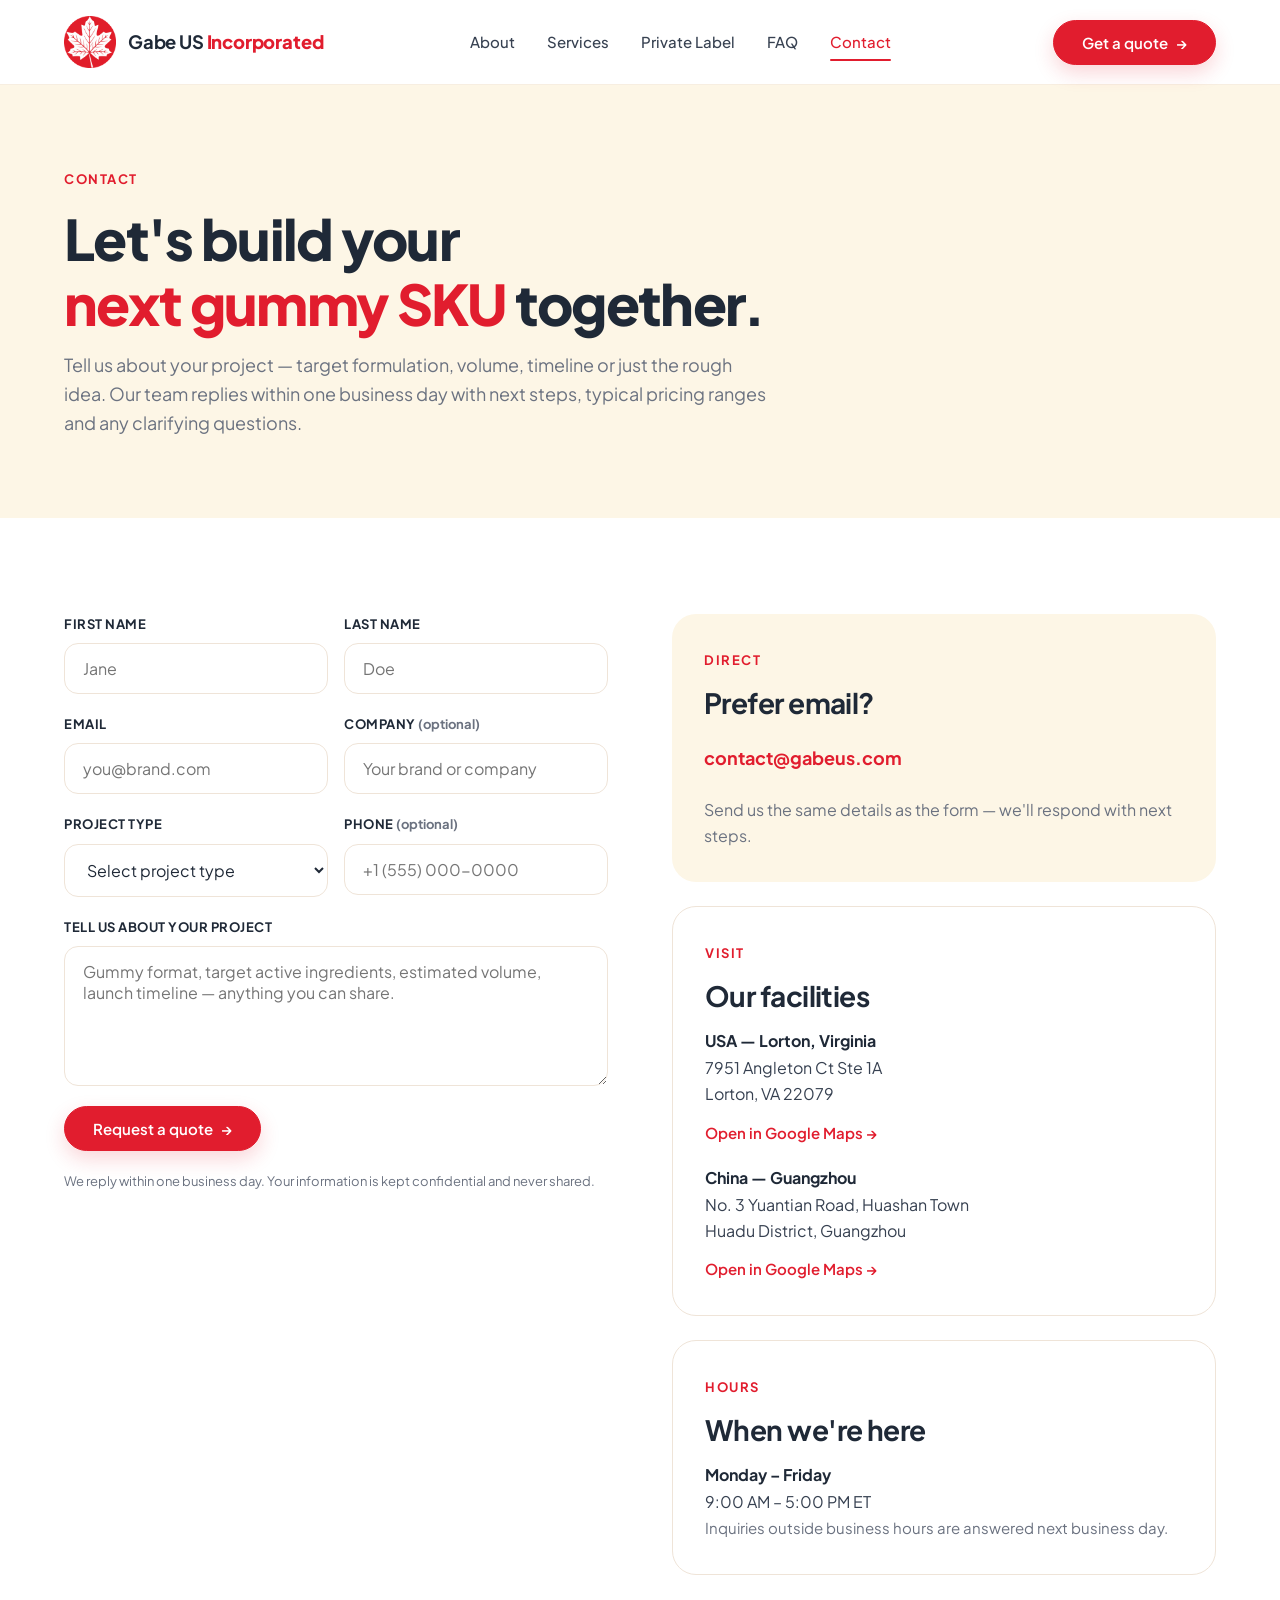
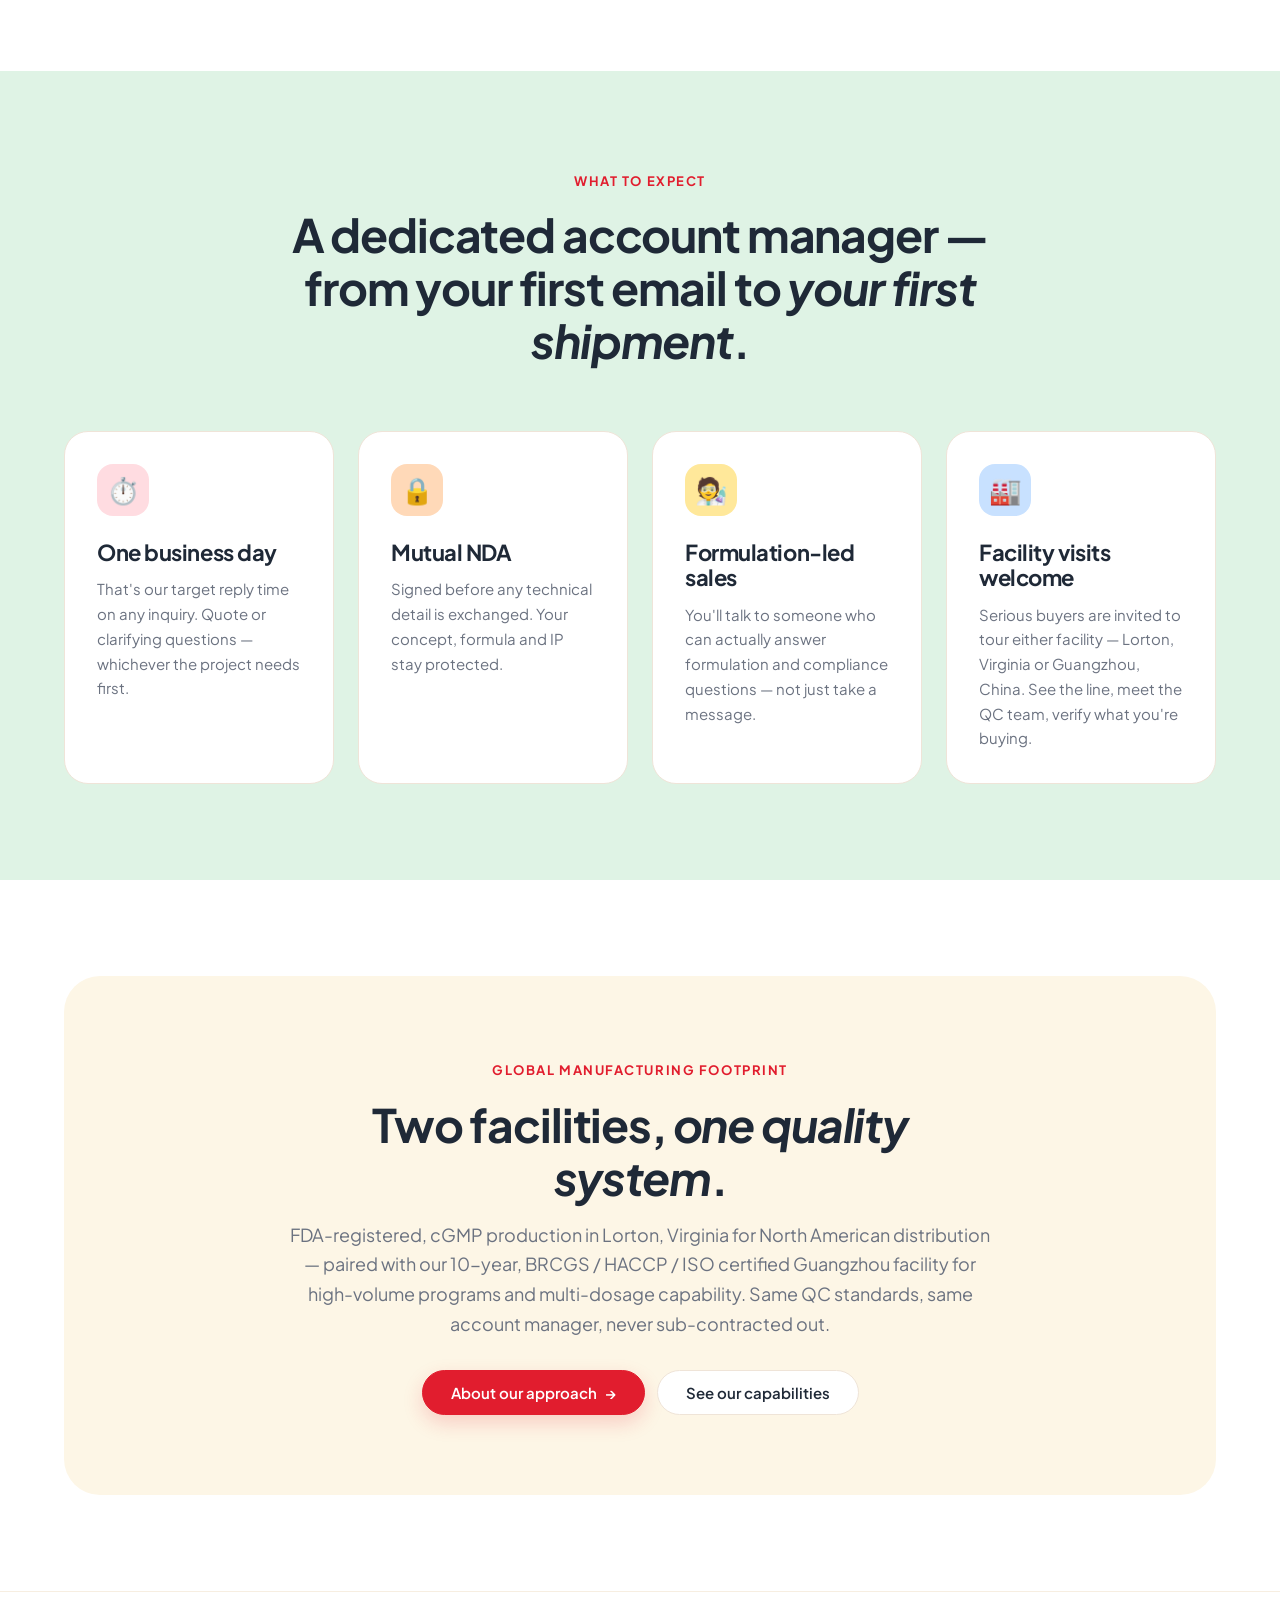
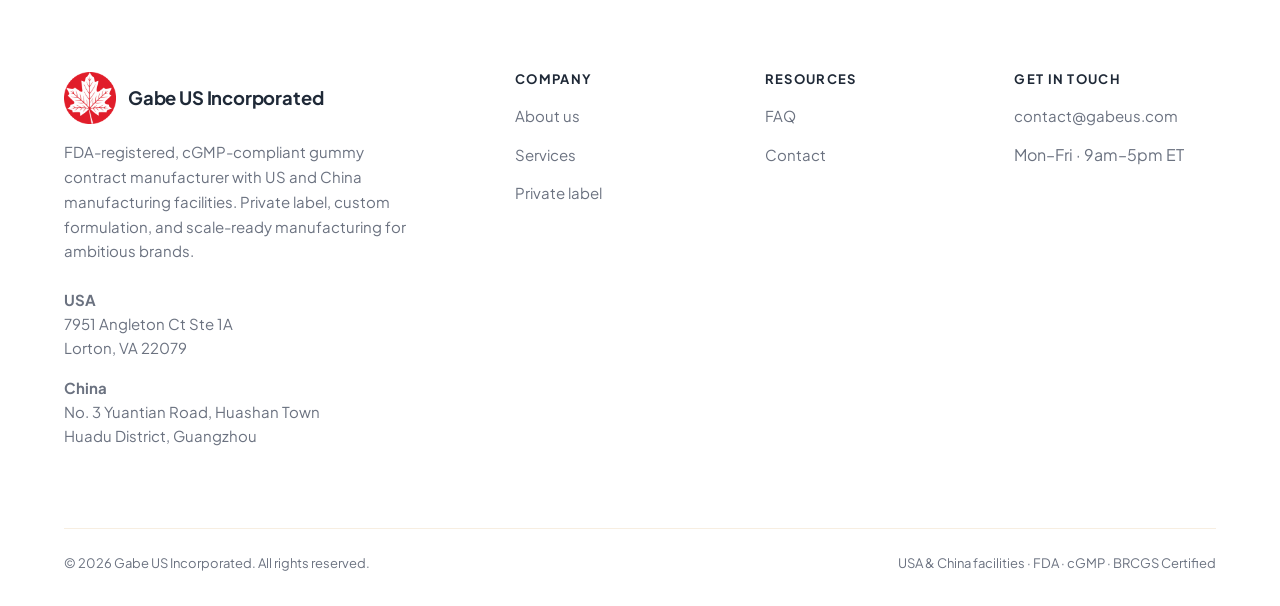
<file: contact.html>
<!DOCTYPE html>
<html lang="en">
<head>
  <meta charset="UTF-8">
  <meta name="viewport" content="width=device-width, initial-scale=1.0">
  <title>Contact — Gabe US Incorporated</title>
  <meta name="description" content="Get in touch with Gabe US Incorporated. FDA-registered gummy manufacturer with facilities in Lorton, Virginia and Guangzhou, China. We reply to every inquiry within one business day.">
  <link rel="preconnect" href="https://fonts.googleapis.com">
  <link rel="preconnect" href="https://fonts.gstatic.com" crossorigin>
  <link href="https://fonts.googleapis.com/css2?family=Plus+Jakarta+Sans:wght@400;500;600;700;800&display=swap" rel="stylesheet">
  <link rel="stylesheet" href="css/main.css">
</head>
<body>

<header class="nav" id="nav">
  <div class="container nav__inner">
    <a href="index.html" class="nav__brand">
      <img src="images/logo-mark.png" alt="" class="nav__brand-mark">
      <span>Gabe US <strong style="font-weight:800; color:var(--red)">Incorporated</strong></span>
    </a>
    <nav aria-label="Primary">
      <ul class="nav__links">
        <li><a href="about.html" class="nav__link">About</a></li>
        <li><a href="services.html" class="nav__link">Services</a></li>
        <li><a href="private-label.html" class="nav__link">Private Label</a></li>
        <li><a href="faq.html" class="nav__link">FAQ</a></li>
        <li><a href="contact.html" class="nav__link" aria-current="page">Contact</a></li>
      </ul>
    </nav>
    <a href="contact.html" class="btn btn--primary nav__cta">Get a quote <span class="arrow">→</span></a>
    <button class="nav__toggle" aria-label="Open menu" onclick="document.getElementById('nav').classList.toggle('is-open')">
      <svg viewBox="0 0 24 24" fill="none" stroke="currentColor" stroke-width="2.2">
        <line x1="3" y1="7" x2="21" y2="7"/><line x1="3" y1="12" x2="21" y2="12"/><line x1="3" y1="17" x2="21" y2="17"/>
      </svg>
    </button>
  </div>
</header>

<!-- Page banner -->
<section class="page-banner page-banner--cream">
  <div class="container">
    <div class="page-banner__inner">
      <span class="eyebrow page-banner__eyebrow">Contact</span>
      <h1 class="page-banner__title">
        Let's build your <span class="accent">next gummy SKU</span> together.
      </h1>
      <p class="page-banner__sub">
        Tell us about your project — target formulation, volume, timeline or just the rough idea. Our team replies within one business day with next steps, typical pricing ranges and any clarifying questions.
      </p>
    </div>
  </div>
</section>

<!-- Form + info -->
<section class="section">
  <div class="container">
    <div class="split" style="align-items:start;">
      <!-- Contact form -->
      <div>
        <form class="form"
              name="contact"
              method="POST"
              data-netlify="true"
              netlify-honeypot="bot-field"
              action="/thank-you.html">
          <input type="hidden" name="form-name" value="contact">
          <!-- Honeypot for spam bots — real users won't fill this -->
          <p style="display:none;">
            <label>Do not fill if you are human: <input name="bot-field"></label>
          </p>
          <div class="form__row">
            <div class="field">
              <label for="first-name">First name</label>
              <input id="first-name" name="first-name" type="text" required placeholder="Jane">
            </div>
            <div class="field">
              <label for="last-name">Last name</label>
              <input id="last-name" name="last-name" type="text" required placeholder="Doe">
            </div>
          </div>
          <div class="form__row">
            <div class="field">
              <label for="email">Email</label>
              <input id="email" name="email" type="email" required placeholder="you@brand.com">
            </div>
            <div class="field">
              <label for="company">Company <span style="color:var(--muted); text-transform:none; letter-spacing:0;">(optional)</span></label>
              <input id="company" name="company" type="text" placeholder="Your brand or company">
            </div>
          </div>
          <div class="form__row">
            <div class="field">
              <label for="project-type">Project type</label>
              <select id="project-type" name="project-type" required>
                <option value="">Select project type</option>
                <option value="Private Label">Private Label</option>
                <option value="Custom Formulation">Custom Formulation</option>
                <option value="Contract Manufacturing">Contract Manufacturing</option>
                <option value="Other">Other / Not sure yet</option>
              </select>
            </div>
            <div class="field">
              <label for="phone">Phone <span style="color:var(--muted); text-transform:none; letter-spacing:0;">(optional)</span></label>
              <input id="phone" name="phone" type="tel" placeholder="+1 (555) 000-0000">
            </div>
          </div>
          <div class="field">
            <label for="message">Tell us about your project</label>
            <textarea id="message" name="message" required placeholder="Gummy format, target active ingredients, estimated volume, launch timeline — anything you can share."></textarea>
          </div>
          <button type="submit" class="btn btn--primary" style="justify-self:start;">
            Request a quote <span class="arrow">→</span>
          </button>
          <p style="font-size:var(--fs-xs); color:var(--muted); margin:0;">We reply within one business day. Your information is kept confidential and never shared.</p>
        </form>
      </div>

      <!-- Info sidebar -->
      <div>
        <div style="background: var(--cream); border-radius: var(--r-lg); padding: var(--sp-8); margin-bottom: var(--sp-6);">
          <span class="eyebrow">Direct</span>
          <h3 style="margin-bottom: var(--sp-6);">Prefer email?</h3>
          <a href="mailto:contact@gabeus.com" style="font-size: var(--fs-lg); font-weight:700; color:var(--red); display:inline-block; margin-bottom: var(--sp-6);">
            contact@gabeus.com
          </a>
          <p style="margin:0; color:var(--muted);">Send us the same details as the form — we'll respond with next steps.</p>
        </div>

        <div style="background: var(--white); border: 1px solid var(--line); border-radius: var(--r-lg); padding: var(--sp-8); margin-bottom: var(--sp-6);">
          <span class="eyebrow">Visit</span>
          <h3 style="margin-bottom: var(--sp-4);">Our facilities</h3>
          <p style="margin:0 0 var(--sp-3);">
            <strong style="color:var(--ink);">USA — Lorton, Virginia</strong><br>
            7951 Angleton Ct Ste 1A<br>
            Lorton, VA 22079
          </p>
          <a href="https://www.google.com/maps/search/?api=1&query=7951+Angleton+Ct+Ste+1A+Lorton+VA+22079"
             target="_blank" rel="noopener"
             style="font-weight:600; color:var(--red); font-size:var(--fs-sm); display:inline-block; margin-bottom: var(--sp-5);">
            Open in Google Maps →
          </a>
          <p style="margin:0 0 var(--sp-3);">
            <strong style="color:var(--ink);">China — Guangzhou</strong><br>
            No. 3 Yuantian Road, Huashan Town<br>
            Huadu District, Guangzhou
          </p>
          <a href="https://www.google.com/maps/search/?api=1&query=Yuantian+Road+Huashan+Town+Huadu+District+Guangzhou"
             target="_blank" rel="noopener"
             style="font-weight:600; color:var(--red); font-size:var(--fs-sm);">
            Open in Google Maps →
          </a>
        </div>

        <div style="background: var(--white); border: 1px solid var(--line); border-radius: var(--r-lg); padding: var(--sp-8);">
          <span class="eyebrow">Hours</span>
          <h3 style="margin-bottom: var(--sp-4);">When we're here</h3>
          <p style="margin:0;">
            <strong style="color:var(--ink);">Monday – Friday</strong><br>
            9:00 AM – 5:00 PM ET<br>
            <span style="color:var(--muted); font-size:var(--fs-sm);">Inquiries outside business hours are answered next business day.</span>
          </p>
        </div>
      </div>
    </div>
  </div>
</section>

<!-- What to expect -->
<section class="section section--mint">
  <div class="container">
    <div class="section__head">
      <span class="eyebrow">What to expect</span>
      <h2>A dedicated account manager — from your first email to <em class="italic">your first shipment</em>.</h2>
    </div>
    <div class="card-grid card-grid--4">
      <div class="card">
        <div class="card__icon card__icon--pink">⏱️</div>
        <h3 class="card__title">One business day</h3>
        <p class="card__body">That's our target reply time on any inquiry. Quote or clarifying questions — whichever the project needs first.</p>
      </div>
      <div class="card">
        <div class="card__icon card__icon--peach">🔒</div>
        <h3 class="card__title">Mutual NDA</h3>
        <p class="card__body">Signed before any technical detail is exchanged. Your concept, formula and IP stay protected.</p>
      </div>
      <div class="card">
        <div class="card__icon card__icon--butter">🧑‍🔬</div>
        <h3 class="card__title">Formulation-led sales</h3>
        <p class="card__body">You'll talk to someone who can actually answer formulation and compliance questions — not just take a message.</p>
      </div>
      <div class="card">
        <div class="card__icon card__icon--sky">🏭</div>
        <h3 class="card__title">Facility visits welcome</h3>
        <p class="card__body">Serious buyers are invited to tour either facility — Lorton, Virginia or Guangzhou, China. See the line, meet the QC team, verify what you're buying.</p>
      </div>
    </div>
  </div>
</section>

<!-- Dual-facility callout -->
<section class="section">
  <div class="container">
    <div class="cta-block" style="background: var(--cream);">
      <div class="cta-block__inner">
        <span class="eyebrow">Global manufacturing footprint</span>
        <h2>Two facilities, <em class="italic">one quality system</em>.</h2>
        <p>FDA-registered, cGMP production in Lorton, Virginia for North American distribution — paired with our 10-year, BRCGS / HACCP / ISO certified Guangzhou facility for high-volume programs and multi-dosage capability. Same QC standards, same account manager, never sub-contracted out.</p>
        <div style="display:flex; gap:var(--sp-3); justify-content:center; flex-wrap:wrap;">
          <a href="about.html" class="btn btn--primary">About our approach <span class="arrow">→</span></a>
          <a href="services.html" class="btn btn--ghost">See our capabilities</a>
        </div>
      </div>
    </div>
  </div>
</section>

<footer class="footer">
  <div class="container">
    <div class="footer__grid">
      <div class="footer__brand-col">
        <div class="footer__brand">
          <img src="images/logo-mark.png" alt="" class="nav__brand-mark">
          <span>Gabe US Incorporated</span>
        </div>
        <p class="footer__tag">FDA-registered, cGMP-compliant gummy contract manufacturer with US and China manufacturing facilities. Private label, custom formulation, and scale-ready manufacturing for ambitious brands.</p>
        <p class="footer__address"><strong>USA</strong><br>7951 Angleton Ct Ste 1A<br>Lorton, VA 22079</p>
        <p class="footer__address"><strong>China</strong><br>No. 3 Yuantian Road, Huashan Town<br>Huadu District, Guangzhou</p>
      </div>
      <div><h5>Company</h5><ul class="footer__list"><li><a href="about.html">About us</a></li><li><a href="services.html">Services</a></li><li><a href="private-label.html">Private label</a></li></ul></div>
      <div><h5>Resources</h5><ul class="footer__list"><li><a href="faq.html">FAQ</a></li><li><a href="contact.html">Contact</a></li></ul></div>
      <div><h5>Get in touch</h5><ul class="footer__list"><li><a href="mailto:contact@gabeus.com">contact@gabeus.com</a></li><li><span>Mon–Fri · 9am–5pm ET</span></li></ul></div>
    </div>
    <div class="footer__bottom">
      <div>© <span id="year">2026</span> Gabe US Incorporated. All rights reserved.</div>
      <div>USA &amp; China facilities · FDA · cGMP · BRCGS Certified</div>
    </div>
  </div>
</footer>
<script src="js/main.js"></script>
<script>document.getElementById('year').textContent = new Date().getFullYear();</script>
</body>
</html>
</file>
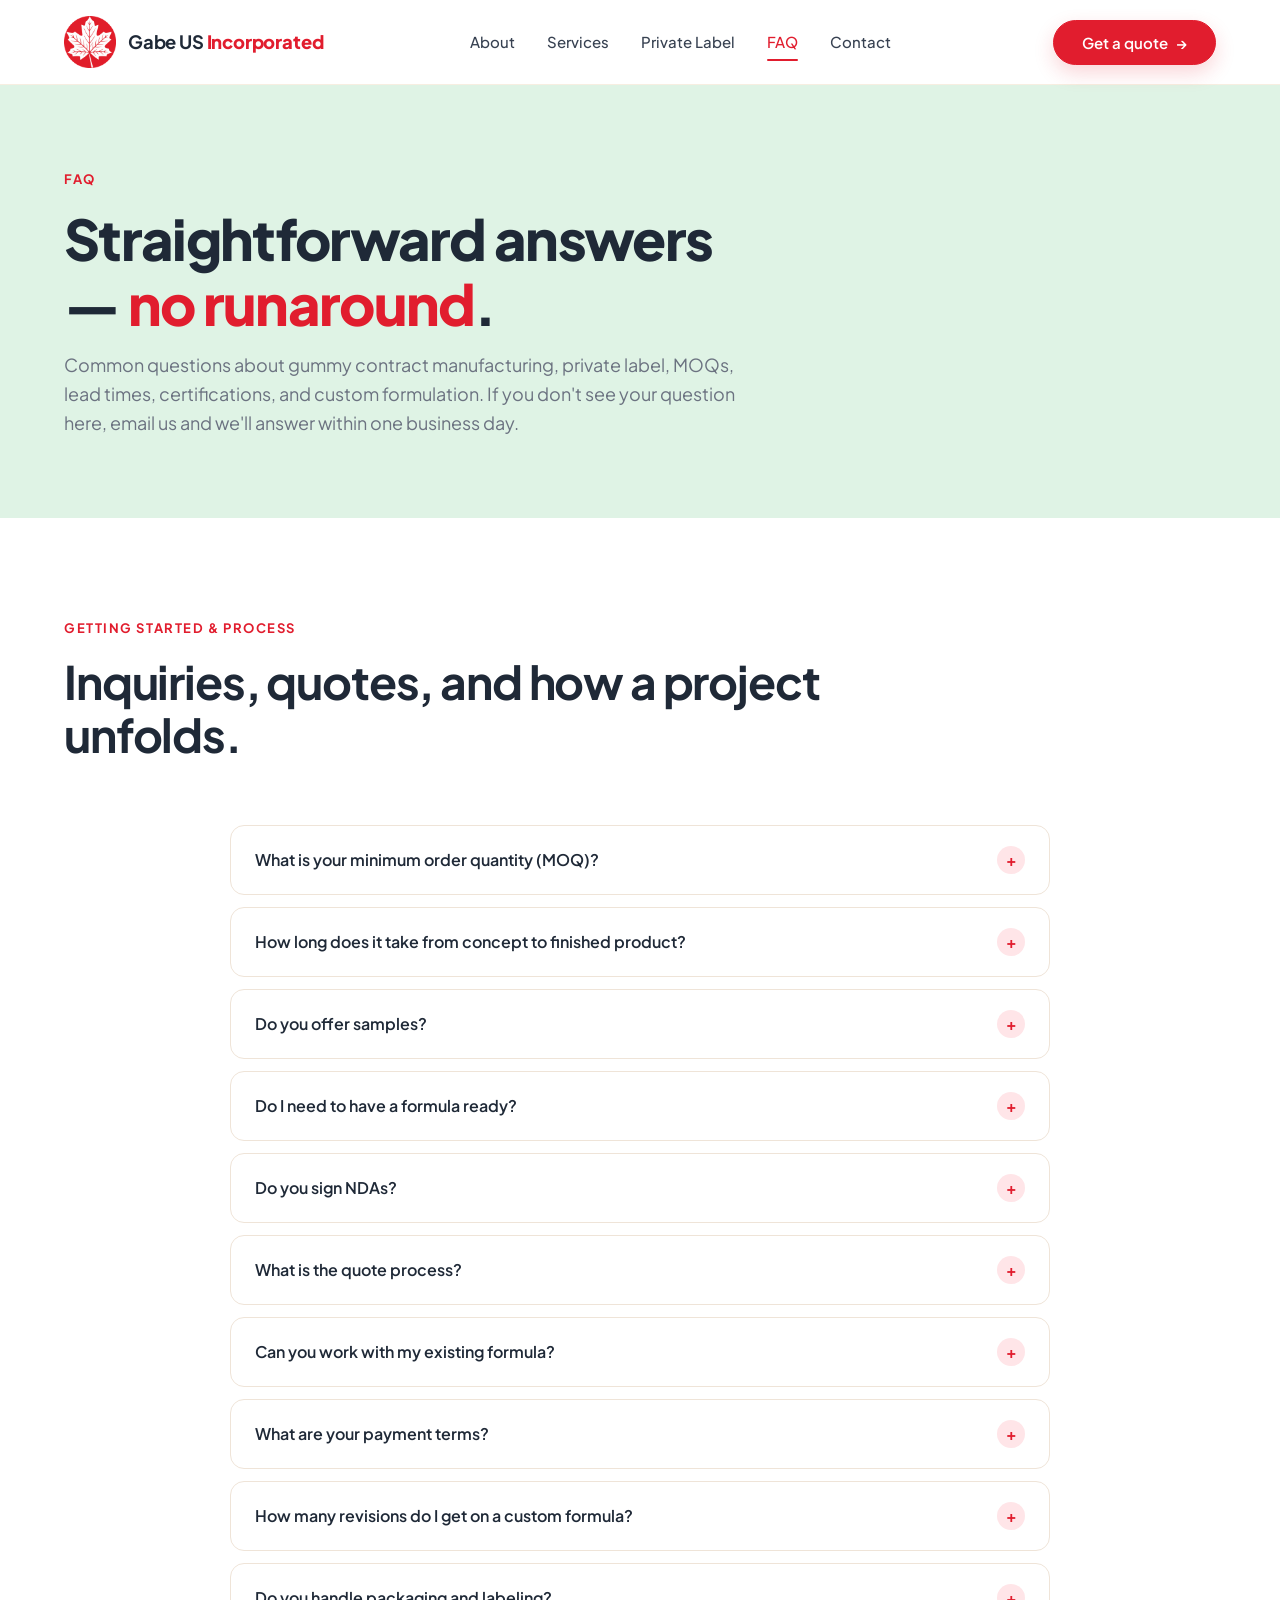
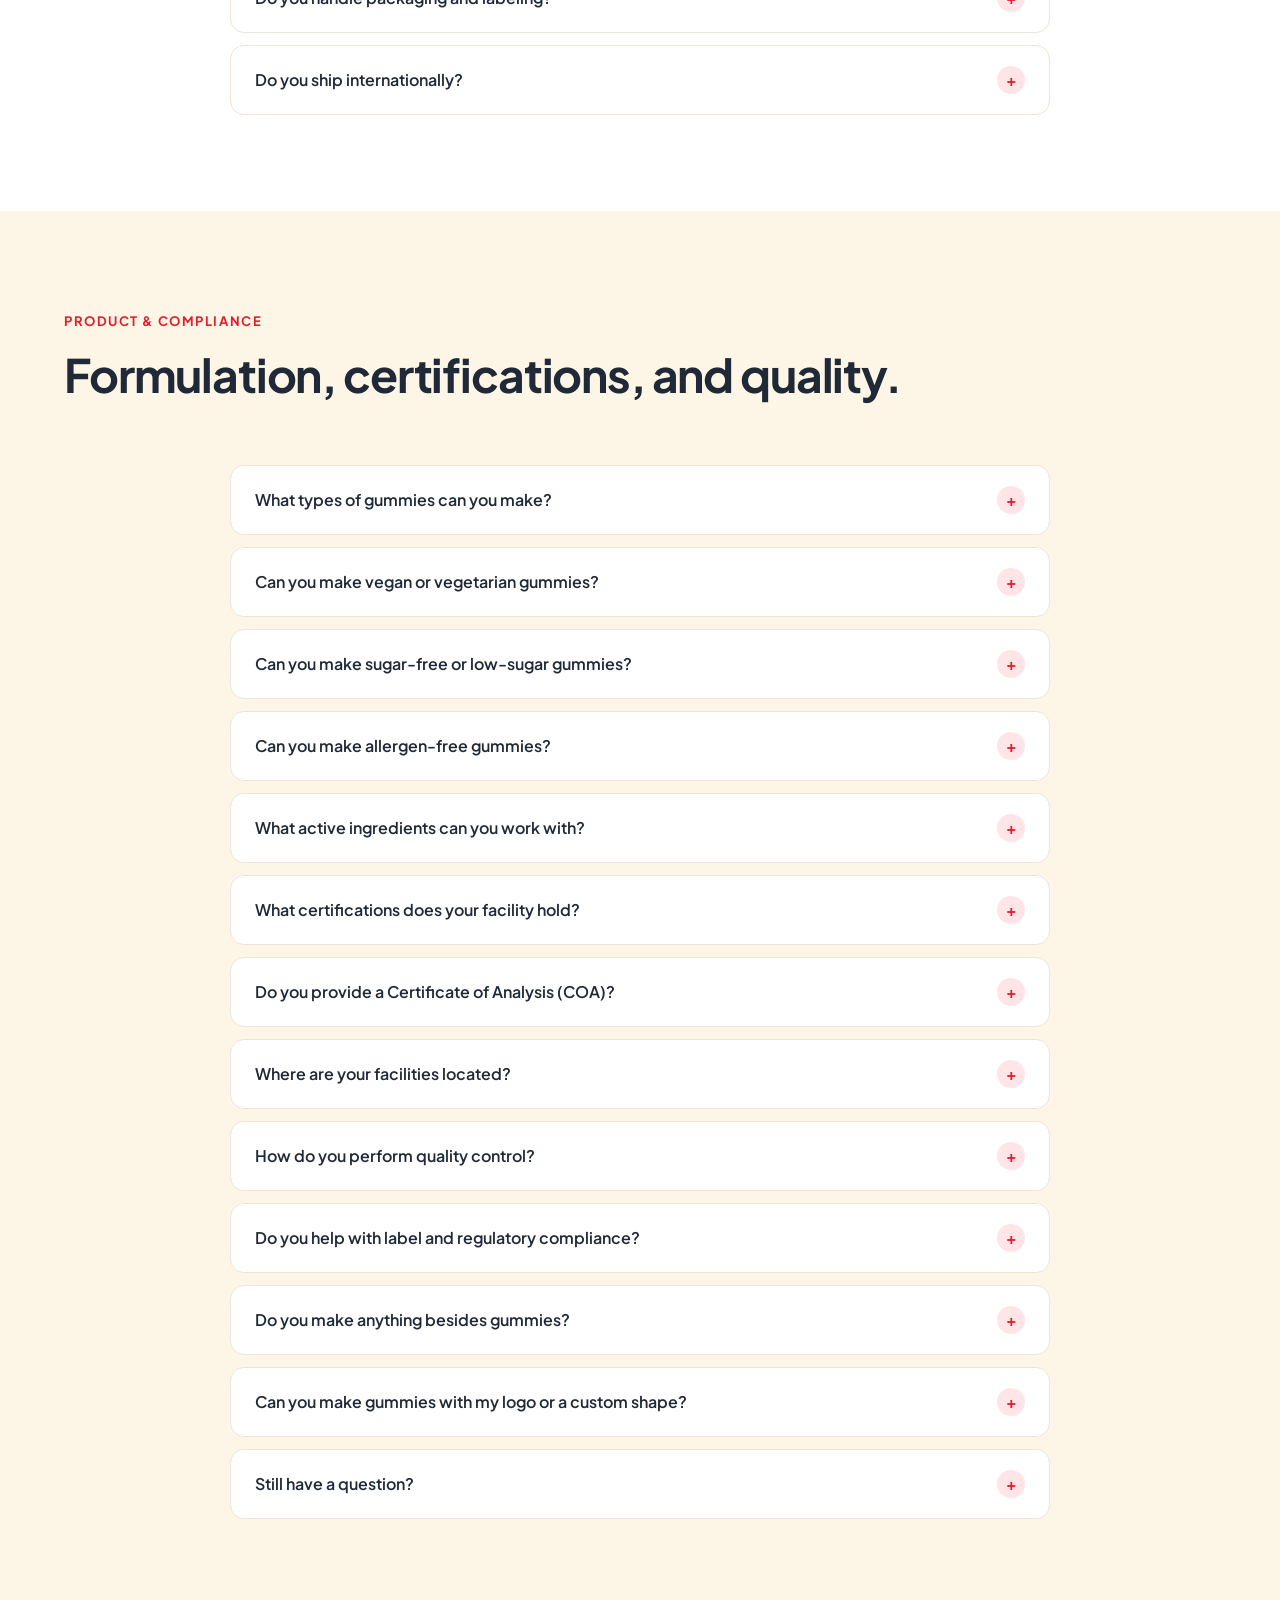
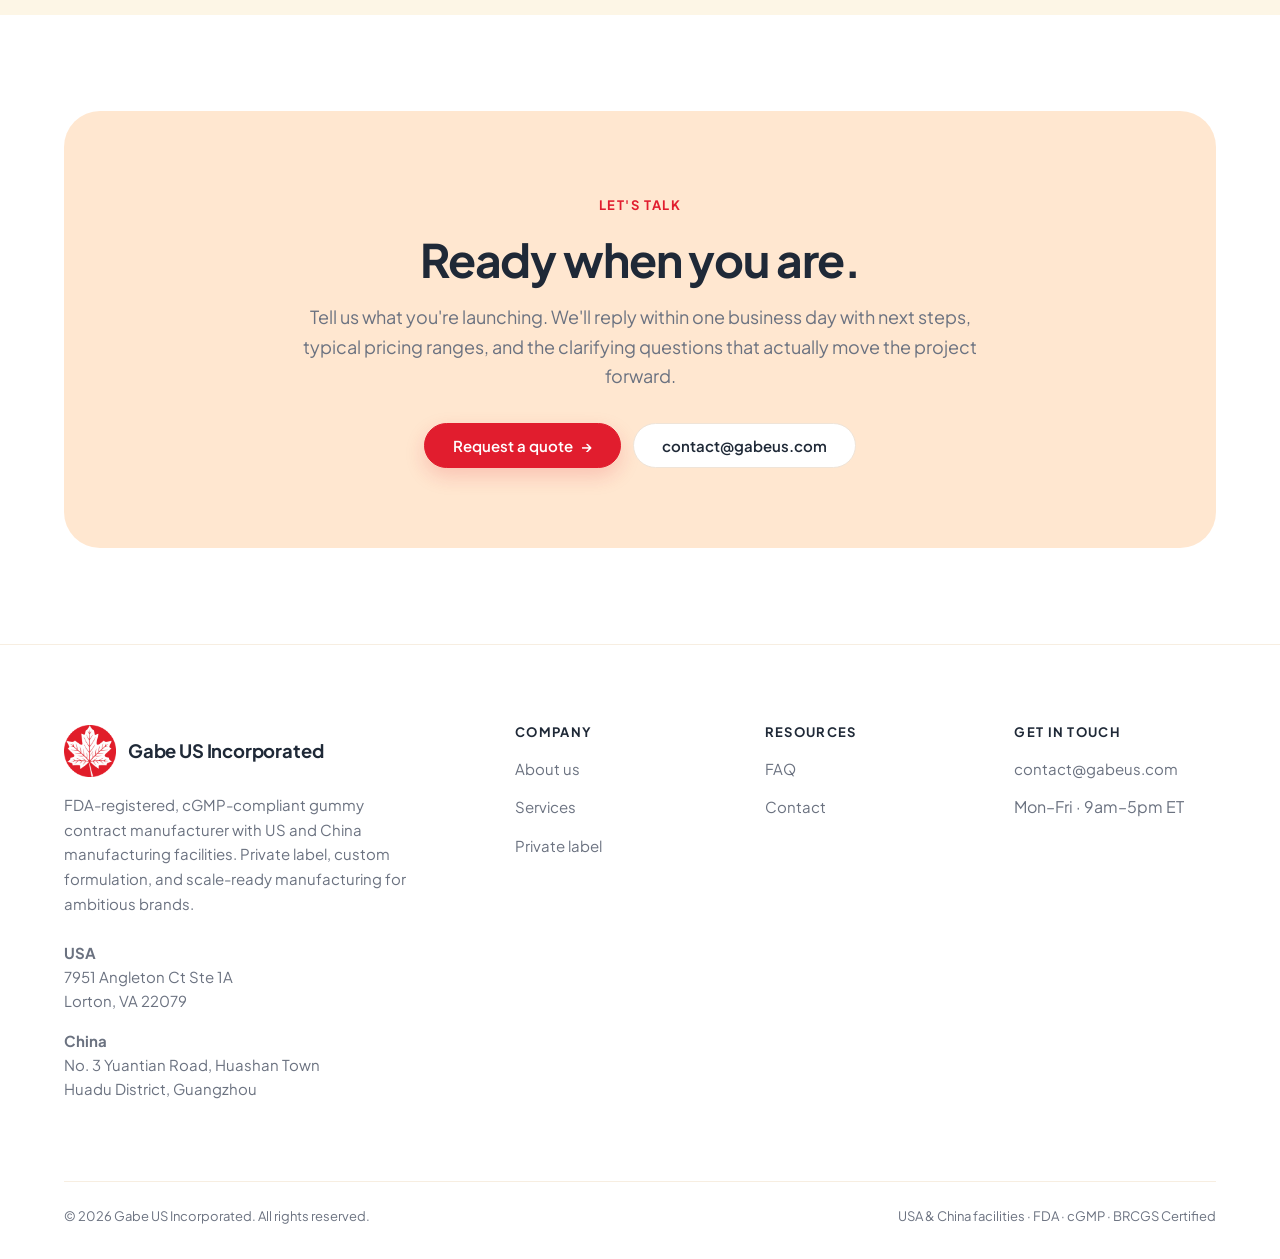
<file: faq.html>
<!DOCTYPE html>
<html lang="en">
<head>
  <meta charset="UTF-8">
  <meta name="viewport" content="width=device-width, initial-scale=1.0">
  <title>FAQ — Gabe US Incorporated</title>
  <meta name="description" content="Straightforward answers about gummy contract manufacturing, private label, MOQs, lead times, certifications, and custom formulation.">
  <link rel="preconnect" href="https://fonts.googleapis.com">
  <link rel="preconnect" href="https://fonts.gstatic.com" crossorigin>
  <link href="https://fonts.googleapis.com/css2?family=Plus+Jakarta+Sans:wght@400;500;600;700;800&display=swap" rel="stylesheet">
  <link rel="stylesheet" href="css/main.css">
</head>
<body>

<header class="nav" id="nav">
  <div class="container nav__inner">
    <a href="index.html" class="nav__brand">
      <img src="images/logo-mark.png" alt="" class="nav__brand-mark">
      <span>Gabe US <strong style="font-weight:800; color:var(--red)">Incorporated</strong></span>
    </a>
    <nav aria-label="Primary">
      <ul class="nav__links">
        <li><a href="about.html" class="nav__link">About</a></li>
        <li><a href="services.html" class="nav__link">Services</a></li>
        <li><a href="private-label.html" class="nav__link">Private Label</a></li>
        <li><a href="faq.html" class="nav__link" aria-current="page">FAQ</a></li>
        <li><a href="contact.html" class="nav__link">Contact</a></li>
      </ul>
    </nav>
    <a href="contact.html" class="btn btn--primary nav__cta">Get a quote <span class="arrow">→</span></a>
    <button class="nav__toggle" aria-label="Open menu" onclick="document.getElementById('nav').classList.toggle('is-open')">
      <svg viewBox="0 0 24 24" fill="none" stroke="currentColor" stroke-width="2.2">
        <line x1="3" y1="7" x2="21" y2="7"/><line x1="3" y1="12" x2="21" y2="12"/><line x1="3" y1="17" x2="21" y2="17"/>
      </svg>
    </button>
  </div>
</header>

<!-- Page banner -->
<section class="page-banner page-banner--mint">
  <div class="container">
    <div class="page-banner__inner">
      <span class="eyebrow page-banner__eyebrow">FAQ</span>
      <h1 class="page-banner__title">
        Straightforward answers — <span class="accent">no runaround</span>.
      </h1>
      <p class="page-banner__sub">
        Common questions about gummy contract manufacturing, private label, MOQs, lead times, certifications, and custom formulation. If you don't see your question here, email us and we'll answer within one business day.
      </p>
    </div>
  </div>
</section>

<!-- Getting started & process -->
<section class="section">
  <div class="container">
    <div class="section__head section__head--left" style="max-width:920px;">
      <span class="eyebrow">Getting started &amp; process</span>
      <h2>Inquiries, quotes, and how a project unfolds.</h2>
    </div>
    <div class="faq-list">
      <details class="faq-item">
        <summary>What is your minimum order quantity (MOQ)?<span class="faq-item__plus">+</span></summary>
        <div class="faq-item__body"><p>We keep MOQs low to support emerging brands. Exact minimums depend on formula complexity, ingredients and packaging format — reach out with your specs and we will confirm the number that fits your launch.</p></div>
      </details>
      <details class="faq-item">
        <summary>How long does it take from concept to finished product?<span class="faq-item__plus">+</span></summary>
        <div class="faq-item__body"><p>Typical timelines run a few weeks for private-label orders using proven formulas, and several weeks for fully custom formulations. Our vertically integrated R&amp;D and production team compresses what usually takes nine months at legacy co-mans into a matter of weeks.</p></div>
      </details>
      <details class="faq-item">
        <summary>Do you offer samples?<span class="faq-item__plus">+</span></summary>
        <div class="faq-item__body"><p>Yes. After we align on the formulation spec, our team produces physical samples for you to evaluate taste, texture, color and overall feel. We revise until you sign off — only then do we move to full production.</p></div>
      </details>
      <details class="faq-item">
        <summary>Do I need to have a formula ready?<span class="faq-item__plus">+</span></summary>
        <div class="faq-item__body"><p>No. You can bring your existing formula for us to scale (contract manufacturing), collaborate with our R&amp;D team on a fully custom formulation, or choose from our library of proven gummy recipes for private label. Whatever stage you are at, we can start there.</p></div>
      </details>
      <details class="faq-item">
        <summary>Do you sign NDAs?<span class="faq-item__plus">+</span></summary>
        <div class="faq-item__body"><p>Absolutely. After your initial inquiry, we sign a mutual NDA before any technical detail is exchanged. Your formula concepts, active-ingredient profile, label copy and business plans stay protected from day one.</p></div>
      </details>
      <details class="faq-item">
        <summary>What is the quote process?<span class="faq-item__plus">+</span></summary>
        <div class="faq-item__body"><p>Standard private-label formulas are quoted immediately. Custom formulations typically receive pricing within 24 to 48 hours after our formulation team reviews the spec. Quotes include a full breakdown — no hidden fees, no surprise charges.</p></div>
      </details>
      <details class="faq-item">
        <summary>Can you work with my existing formula?<span class="faq-item__plus">+</span></summary>
        <div class="faq-item__body"><p>Yes. We regularly take over formulas from clients whose previous manufacturers could not hit potency or deliver on time. We will review the spec, flag any compliance issues, and run a plant trial before committing to full production.</p></div>
      </details>
      <details class="faq-item">
        <summary>What are your payment terms?<span class="faq-item__plus">+</span></summary>
        <div class="faq-item__body"><p>Production orders typically require a 50% deposit at PO placement, with the balance due before raw material procurement begins. We finalize exact terms in your quote so you always know what is due and when.</p></div>
      </details>
      <details class="faq-item">
        <summary>How many revisions do I get on a custom formula?<span class="faq-item__plus">+</span></summary>
        <div class="faq-item__body"><p>We revise until you sign off. There is no arbitrary revision limit — our R&amp;D team keeps working on taste, texture, color, potency and shape until the sample matches your brief.</p></div>
      </details>
      <details class="faq-item">
        <summary>Do you handle packaging and labeling?<span class="faq-item__plus">+</span></summary>
        <div class="faq-item__body"><p>Yes. We offer bottles, stand-up pouches, jars, sachets and bulk bags. In-line filling, induction sealing, tamper-evident banding and custom label application are all done in-house, so your finished product ships retail-ready.</p></div>
      </details>
      <details class="faq-item">
        <summary>Do you ship internationally?<span class="faq-item__plus">+</span></summary>
        <div class="faq-item__body"><p>Yes. US-based orders ship domestically from our Lorton, VA facility as standard. International freight is arranged via our Guangzhou facility, which routinely ships globally. Clients handle destination-country import and regulatory requirements; your account manager will help map the right facility to the right market.</p></div>
      </details>
    </div>
  </div>
</section>

<!-- Product & compliance -->
<section class="section section--cream">
  <div class="container">
    <div class="section__head section__head--left" style="max-width:920px;">
      <span class="eyebrow">Product &amp; compliance</span>
      <h2>Formulation, certifications, and quality.</h2>
    </div>
    <div class="faq-list">
      <details class="faq-item">
        <summary>What types of gummies can you make?<span class="faq-item__plus">+</span></summary>
        <div class="faq-item__body"><p>We are a contract manufacturer — effectively any gummy format our clients request. Pectin or gelatin base; vitamin, mineral, botanical, probiotic, melatonin, collagen, ACV, mushroom blend, amino acid, enzyme, prebiotic and fiber formulations. We build to your brief.</p></div>
      </details>
      <details class="faq-item">
        <summary>Can you make vegan or vegetarian gummies?<span class="faq-item__plus">+</span></summary>
        <div class="faq-item__body"><p>Yes. Our pectin-based formulations are plant-derived, making them vegan and vegetarian friendly. We can also source certified vegan coatings and excipients for brands targeting that specific positioning.</p></div>
      </details>
      <details class="faq-item">
        <summary>Can you make sugar-free or low-sugar gummies?<span class="faq-item__plus">+</span></summary>
        <div class="faq-item__body"><p>Yes. We formulate sugar-free, sugar-reduced, keto-friendly and low-glycemic gummies using alternative syrup bases (maltitol, sorbitol, xylitol, allulose) and natural high-intensity sweeteners (stevia, monk fruit).</p></div>
      </details>
      <details class="faq-item">
        <summary>Can you make allergen-free gummies?<span class="faq-item__plus">+</span></summary>
        <div class="faq-item__body"><p>Absolutely. Our R&amp;D team formulates gluten-free, soy-free, dairy-free and Top-9 allergen-free gummies. We will work with you to identify the right raw materials and confirm suitability for your target claims.</p></div>
      </details>
      <details class="faq-item">
        <summary>What active ingredients can you work with?<span class="faq-item__plus">+</span></summary>
        <div class="faq-item__body"><p>Vitamins, minerals, amino acids, antioxidants, omega fatty acids, collagen and other proteins, probiotics, prebiotics, botanicals, herbal extracts, enzymes, fibers, adaptogens and functional mushroom blends. If there is a specific branded ingredient you need, we will source it.</p></div>
      </details>
      <details class="faq-item">
        <summary>What certifications does your facility hold?<span class="faq-item__plus">+</span></summary>
        <div class="faq-item__body"><p>Our US facility is FDA Registered and operates under cGMP standards in compliance with 21 CFR 111 (dietary supplement manufacturing regulations). Our Guangzhou facility is BRCGS, HACCP and ISO certified, and runs to Class 100,000 cleanroom standards. Both sites operate under the same integrated quality system.</p></div>
      </details>
      <details class="faq-item">
        <summary>Do you provide a Certificate of Analysis (COA)?<span class="faq-item__plus">+</span></summary>
        <div class="faq-item__body"><p>Yes. Every finished batch ships with a full Certificate of Analysis documenting active-ingredient potency, microbial testing, heavy metals, residual solvents and organoleptic evaluation. Your label claims hold up to retailer and FDA scrutiny.</p></div>
      </details>
      <details class="faq-item">
        <summary>Where are your facilities located?<span class="faq-item__plus">+</span></summary>
        <div class="faq-item__body"><p>We operate two facilities. Our US site is at 7951 Angleton Ct Ste 1A, Lorton, Virginia 22079 — just outside Washington, D.C. — and serves North American distribution under FDA / cGMP / 21 CFR 111. Our Guangzhou facility, at No. 3 Yuantian Road, Huashan Town, Huadu District, runs 50 gummy production lines and 4 dosage-form workshops under BRCGS / HACCP / ISO certification. Production is routed to whichever site best fits your volume, dosage form and destination market — never sub-contracted out.</p></div>
      </details>
      <details class="faq-item">
        <summary>How do you perform quality control?<span class="faq-item__plus">+</span></summary>
        <div class="faq-item__body"><p>Multi-stage QC from inbound raw material verification through finished product. Every batch is tested in-house and by independent third-party labs for potency, microbials, heavy metals and residual solvents. We document everything — transparent procedures, independent audits, full traceability.</p></div>
      </details>
      <details class="faq-item">
        <summary>Do you help with label and regulatory compliance?<span class="faq-item__plus">+</span></summary>
        <div class="faq-item__body"><p>Yes. Our regulatory team reviews Supplement Facts panels, structure/function claims, allergen declarations and 21 CFR 111 requirements. We help you avoid the common labeling mistakes that get products pulled from shelves or gated on Amazon.</p></div>
      </details>
      <details class="faq-item">
        <summary>Do you make anything besides gummies?<span class="faq-item__plus">+</span></summary>
        <div class="faq-item__body"><p>Yes. While gummies are our specialty, our Guangzhou facility also produces capsules, tablets, oral drops, powders, softgels and pastes under Class 100,000 cleanroom standards. We have 50 gummy production lines, 20 capsule machines, and 4 dosage-form workshops — useful for brands extending an existing gummy line into broader supplement formats without changing manufacturers. Ask your account manager about MOQs and lead times for non-gummy formats.</p></div>
      </details>
      <details class="faq-item">
        <summary>Can you make gummies with my logo or a custom shape?<span class="faq-item__plus">+</span></summary>
        <div class="faq-item__body"><p>Yes. We have over 100 existing mold shapes — bears, hearts, domes, cubes, stars, rings and more. For larger programs we can also tool custom molds featuring your logo or a brand-specific shape. Ask your account manager about custom tooling lead times and minimums.</p></div>
      </details>
      <details class="faq-item">
        <summary>Still have a question?<span class="faq-item__plus">+</span></summary>
        <div class="faq-item__body"><p>Email <a href="mailto:contact@gabeus.com" style="color:var(--red); font-weight:600;">contact@gabeus.com</a> or <a href="contact.html" style="color:var(--red); font-weight:600;">request a quote</a>. We reply within one business day.</p></div>
      </details>
    </div>
  </div>
</section>

<!-- CTA -->
<section class="section">
  <div class="container">
    <div class="cta-block">
      <div class="cta-block__inner">
        <span class="eyebrow">Let's talk</span>
        <h2>Ready when you are.</h2>
        <p>Tell us what you're launching. We'll reply within one business day with next steps, typical pricing ranges, and the clarifying questions that actually move the project forward.</p>
        <div style="display:flex; gap:var(--sp-3); justify-content:center; flex-wrap:wrap;">
          <a href="contact.html" class="btn btn--primary">Request a quote <span class="arrow">→</span></a>
          <a href="mailto:contact@gabeus.com" class="btn btn--ghost">contact@gabeus.com</a>
        </div>
      </div>
    </div>
  </div>
</section>

<footer class="footer">
  <div class="container">
    <div class="footer__grid">
      <div class="footer__brand-col">
        <div class="footer__brand">
          <img src="images/logo-mark.png" alt="" class="nav__brand-mark">
          <span>Gabe US Incorporated</span>
        </div>
        <p class="footer__tag">FDA-registered, cGMP-compliant gummy contract manufacturer with US and China manufacturing facilities. Private label, custom formulation, and scale-ready manufacturing for ambitious brands.</p>
        <p class="footer__address"><strong>USA</strong><br>7951 Angleton Ct Ste 1A<br>Lorton, VA 22079</p>
        <p class="footer__address"><strong>China</strong><br>No. 3 Yuantian Road, Huashan Town<br>Huadu District, Guangzhou</p>
      </div>
      <div><h5>Company</h5><ul class="footer__list"><li><a href="about.html">About us</a></li><li><a href="services.html">Services</a></li><li><a href="private-label.html">Private label</a></li></ul></div>
      <div><h5>Resources</h5><ul class="footer__list"><li><a href="faq.html">FAQ</a></li><li><a href="contact.html">Contact</a></li></ul></div>
      <div><h5>Get in touch</h5><ul class="footer__list"><li><a href="mailto:contact@gabeus.com">contact@gabeus.com</a></li><li><span>Mon–Fri · 9am–5pm ET</span></li></ul></div>
    </div>
    <div class="footer__bottom">
      <div>© <span id="year">2026</span> Gabe US Incorporated. All rights reserved.</div>
      <div>USA &amp; China facilities · FDA · cGMP · BRCGS Certified</div>
    </div>
  </div>
</footer>
<script src="js/main.js"></script>
<script>document.getElementById('year').textContent = new Date().getFullYear();</script>
</body>
</html>
</file>
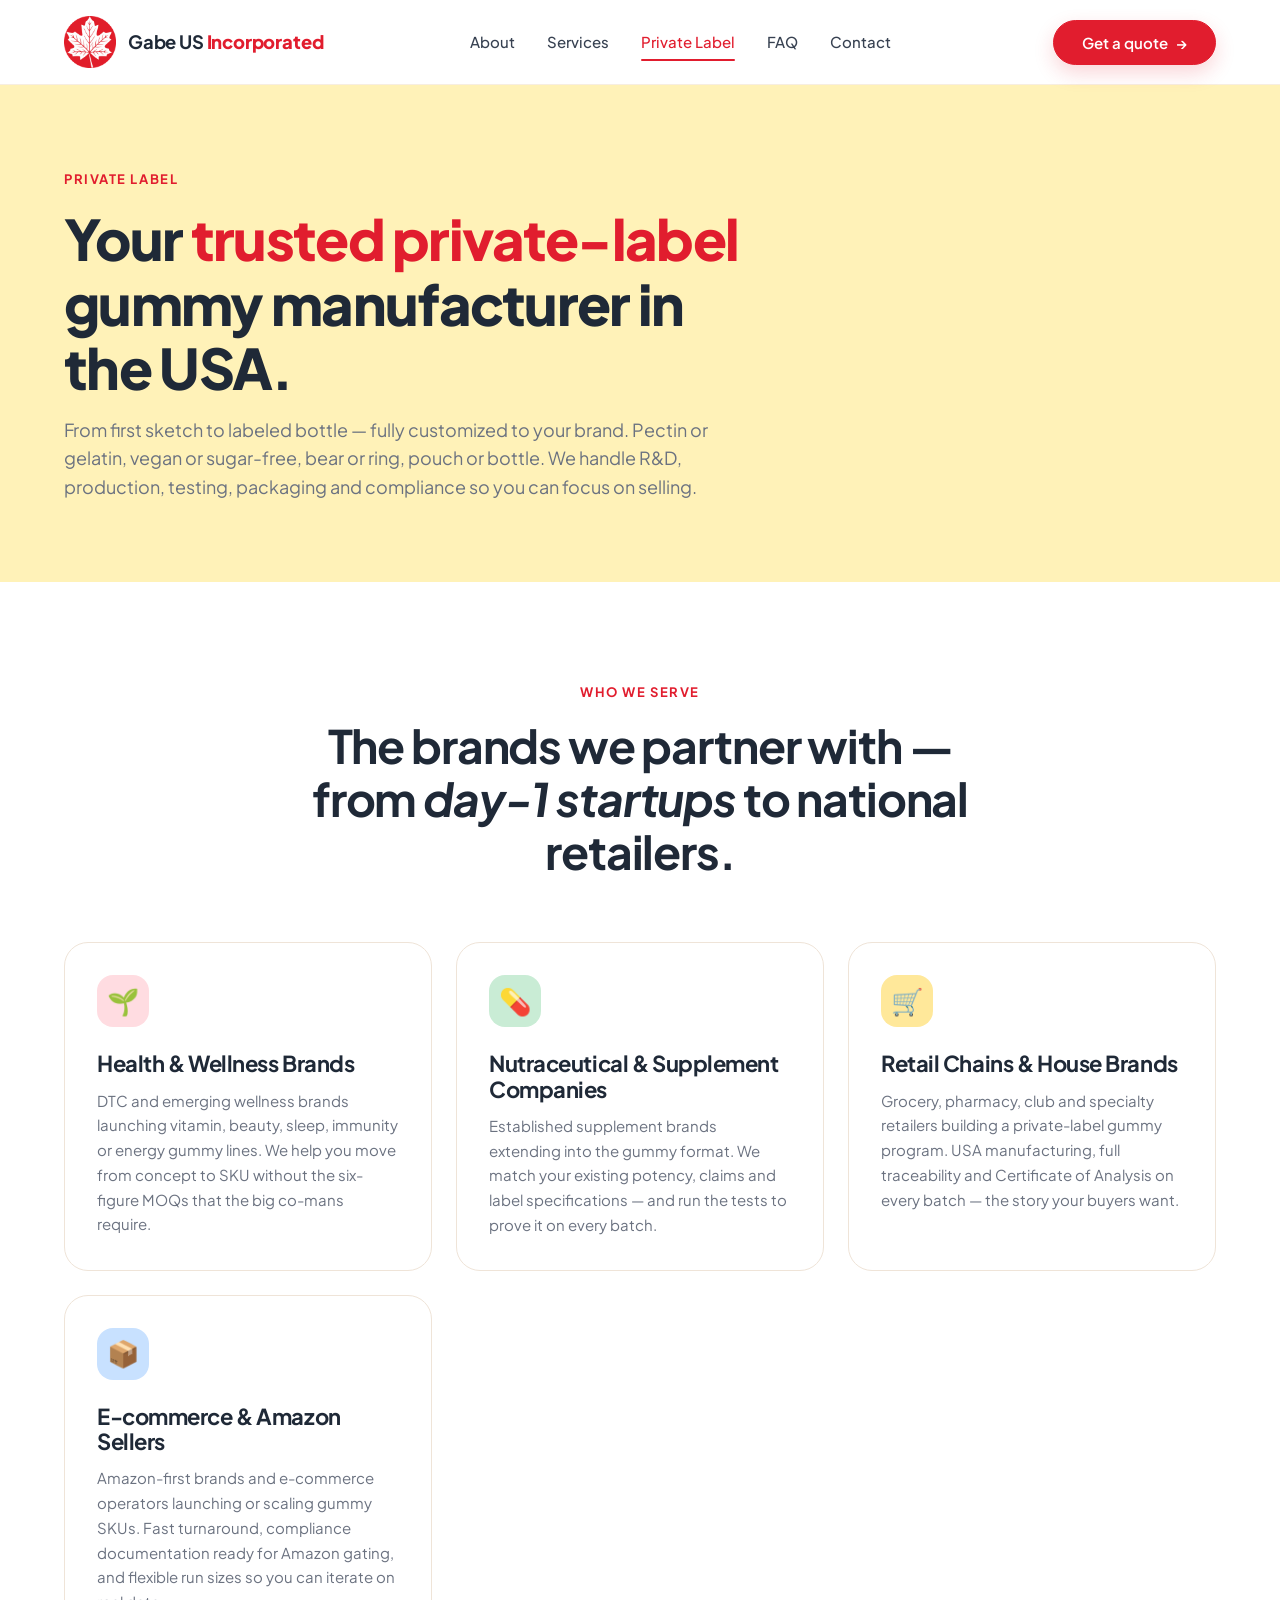
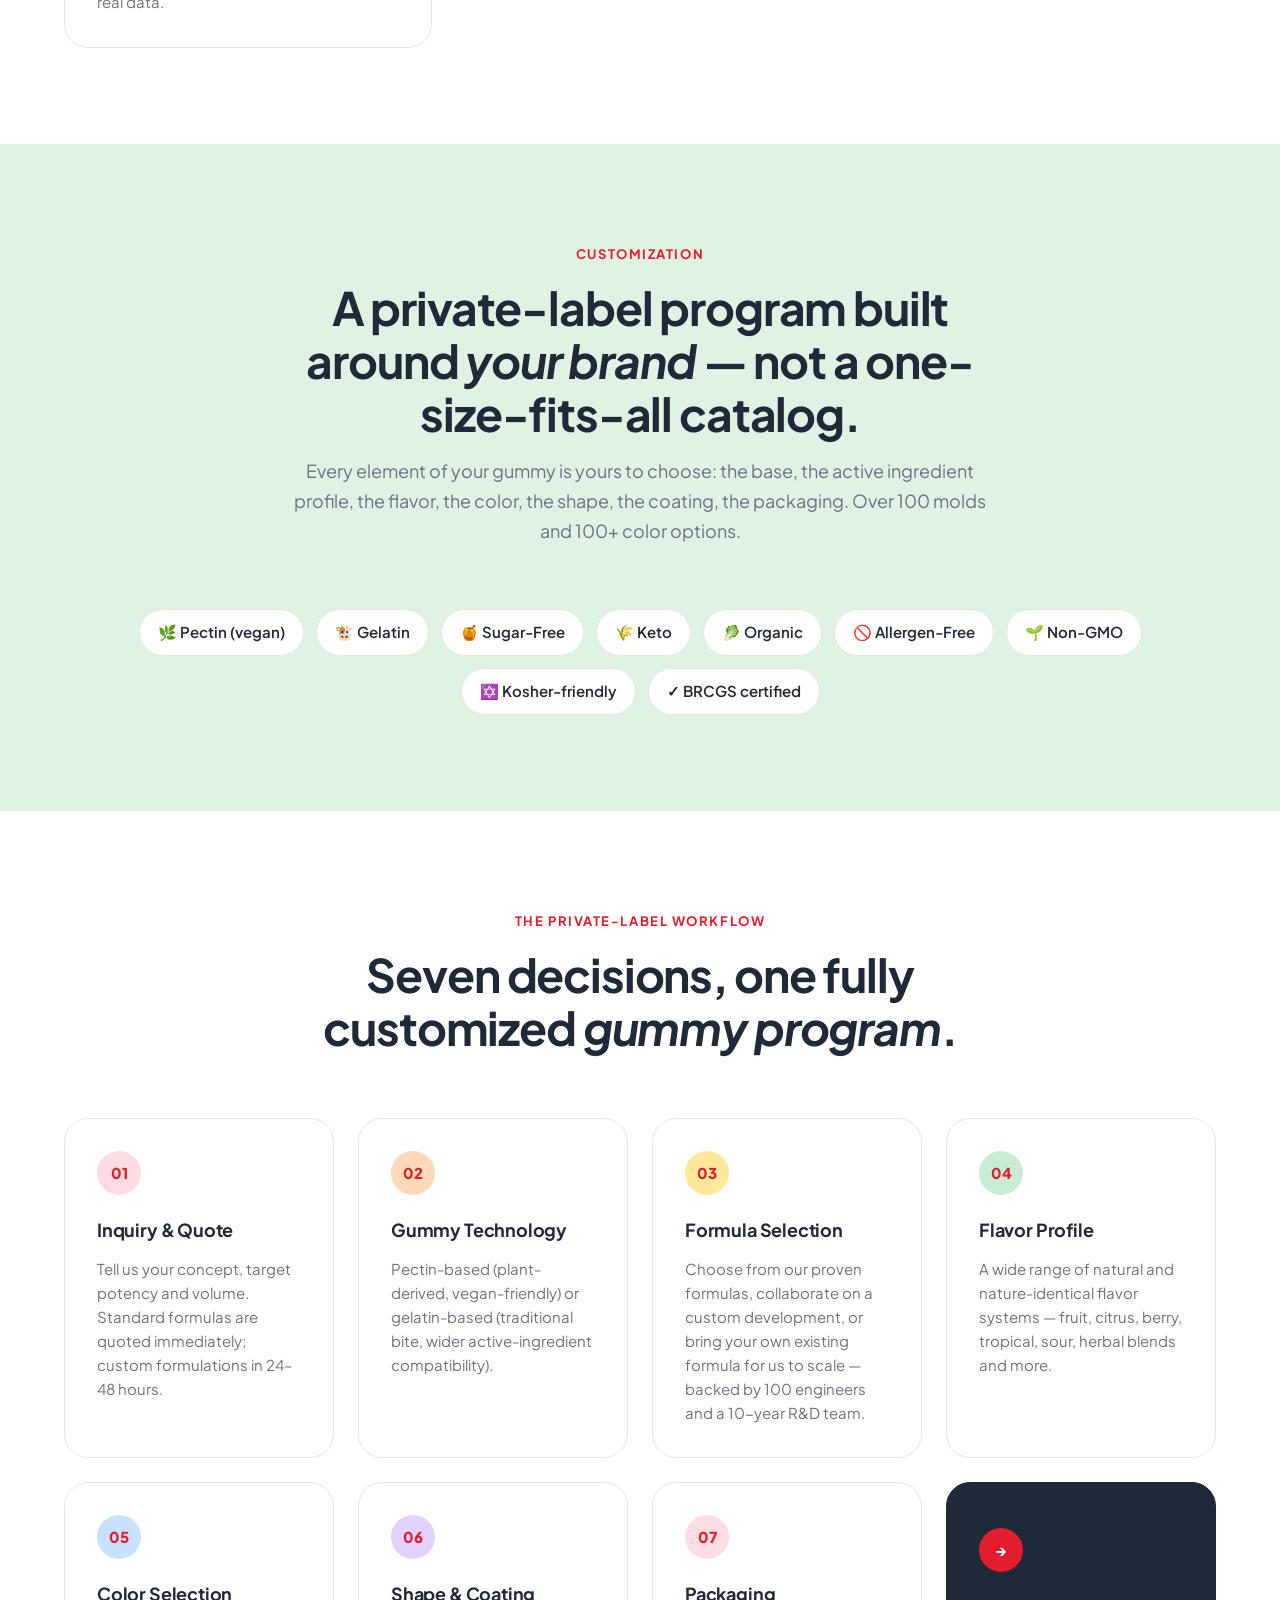
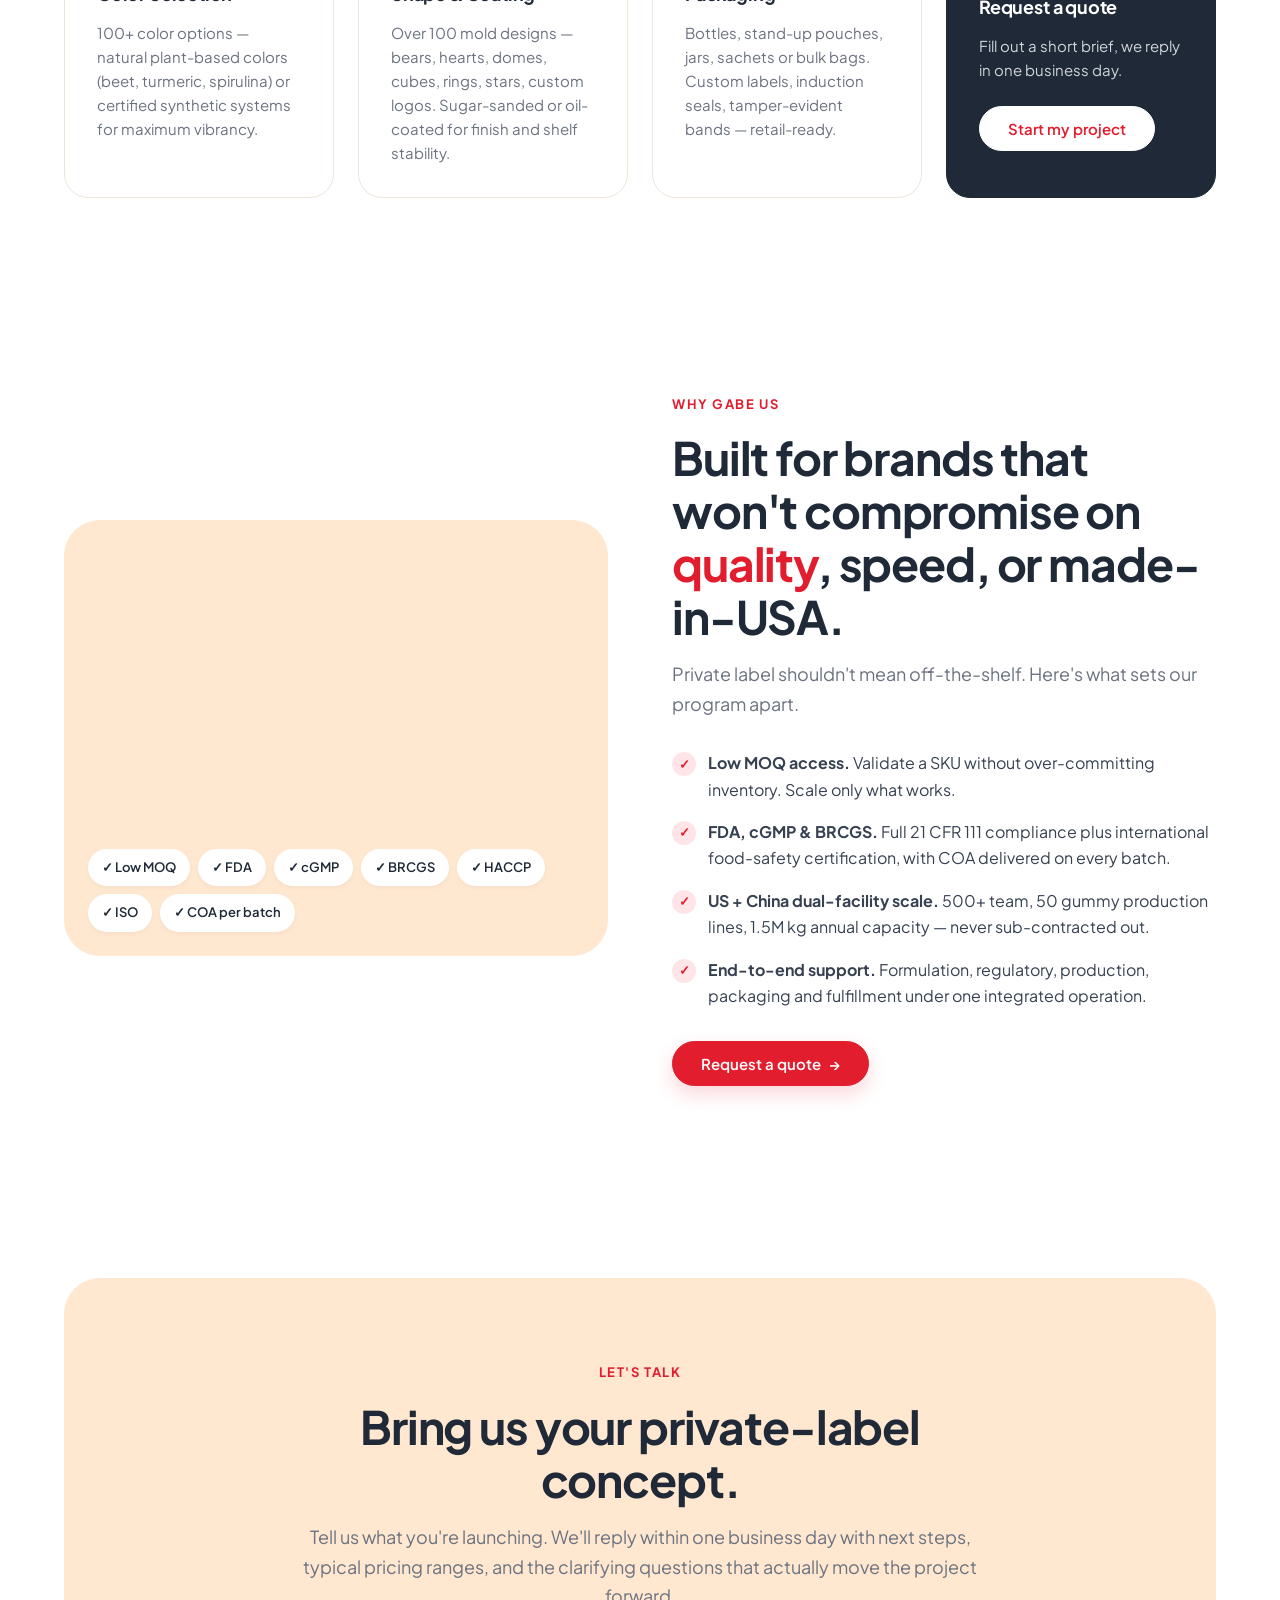
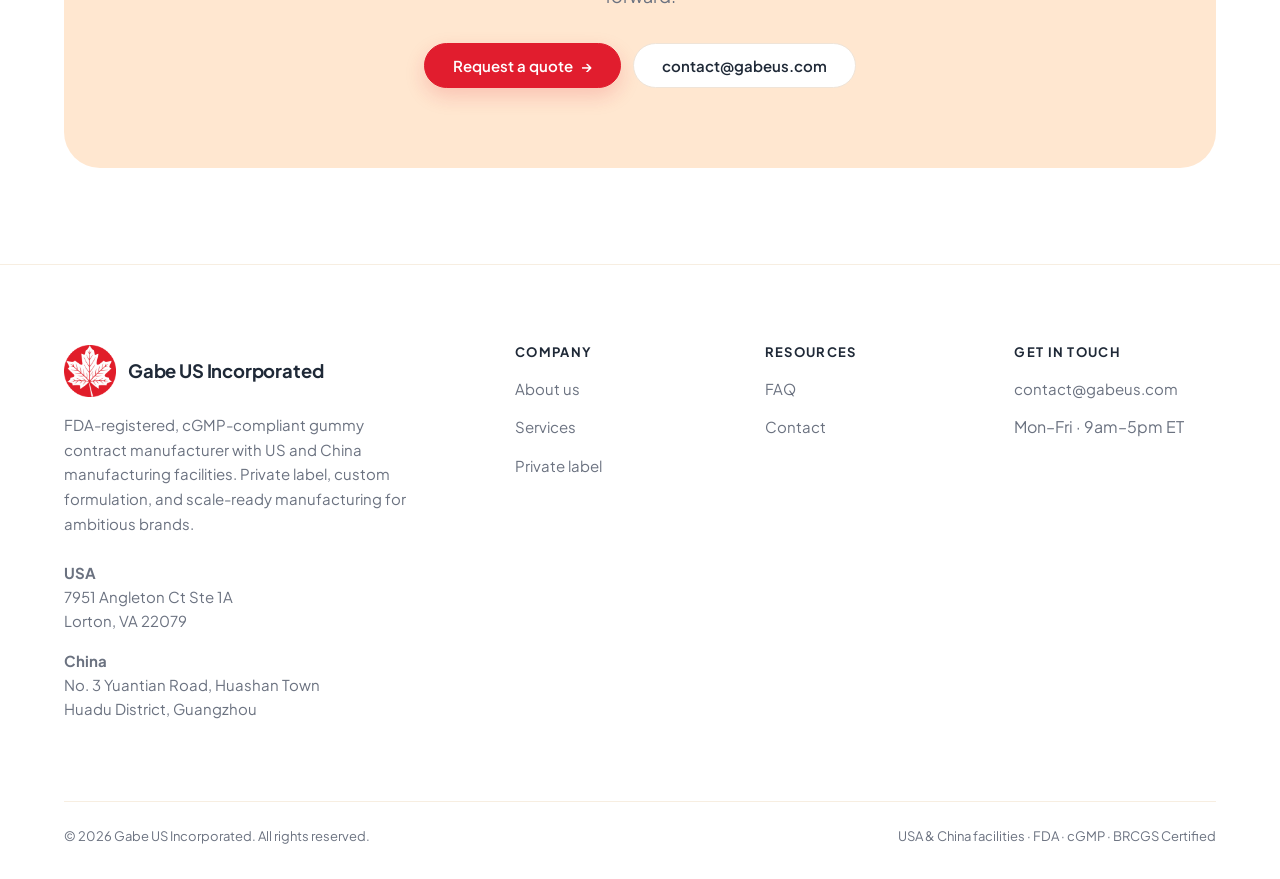
<file: private-label.html>
<!DOCTYPE html>
<html lang="en">
<head>
  <meta charset="UTF-8">
  <meta name="viewport" content="width=device-width, initial-scale=1.0">
  <title>Private Label Gummy Manufacturing — Gabe US Incorporated</title>
  <meta name="description" content="Your trusted private label gummy manufacturer with US and China facilities. Low MOQ, FDA-registered, BRCGS-certified, fully customized — from formula to packaging.">
  <link rel="preconnect" href="https://fonts.googleapis.com">
  <link rel="preconnect" href="https://fonts.gstatic.com" crossorigin>
  <link href="https://fonts.googleapis.com/css2?family=Plus+Jakarta+Sans:wght@400;500;600;700;800&display=swap" rel="stylesheet">
  <link rel="stylesheet" href="css/main.css">
</head>
<body>

<header class="nav" id="nav">
  <div class="container nav__inner">
    <a href="index.html" class="nav__brand">
      <img src="images/logo-mark.png" alt="" class="nav__brand-mark">
      <span>Gabe US <strong style="font-weight:800; color:var(--red)">Incorporated</strong></span>
    </a>
    <nav aria-label="Primary">
      <ul class="nav__links">
        <li><a href="about.html" class="nav__link">About</a></li>
        <li><a href="services.html" class="nav__link">Services</a></li>
        <li><a href="private-label.html" class="nav__link" aria-current="page">Private Label</a></li>
        <li><a href="faq.html" class="nav__link">FAQ</a></li>
        <li><a href="contact.html" class="nav__link">Contact</a></li>
      </ul>
    </nav>
    <a href="contact.html" class="btn btn--primary nav__cta">Get a quote <span class="arrow">→</span></a>
    <button class="nav__toggle" aria-label="Open menu" onclick="document.getElementById('nav').classList.toggle('is-open')">
      <svg viewBox="0 0 24 24" fill="none" stroke="currentColor" stroke-width="2.2">
        <line x1="3" y1="7" x2="21" y2="7"/><line x1="3" y1="12" x2="21" y2="12"/><line x1="3" y1="17" x2="21" y2="17"/>
      </svg>
    </button>
  </div>
</header>

<!-- Page banner -->
<section class="page-banner page-banner--butter">
  <div class="container">
    <div class="page-banner__inner">
      <span class="eyebrow page-banner__eyebrow">Private Label</span>
      <h1 class="page-banner__title">
        Your <span class="accent">trusted private-label</span> gummy manufacturer in the USA.
      </h1>
      <p class="page-banner__sub">
        From first sketch to labeled bottle — fully customized to your brand. Pectin or gelatin, vegan or sugar-free, bear or ring, pouch or bottle. We handle R&amp;D, production, testing, packaging and compliance so you can focus on selling.
      </p>
    </div>
  </div>
</section>

<!-- Who we serve -->
<section class="section">
  <div class="container">
    <div class="section__head">
      <span class="eyebrow">Who we serve</span>
      <h2>The brands we partner with — from <em class="italic">day-1 startups</em> to national retailers.</h2>
    </div>
    <div class="card-grid card-grid--2">
      <div class="card">
        <div class="card__icon card__icon--pink">🌱</div>
        <h3 class="card__title">Health &amp; Wellness Brands</h3>
        <p class="card__body">DTC and emerging wellness brands launching vitamin, beauty, sleep, immunity or energy gummy lines. We help you move from concept to SKU without the six-figure MOQs that the big co-mans require.</p>
      </div>
      <div class="card">
        <div class="card__icon card__icon--mint">💊</div>
        <h3 class="card__title">Nutraceutical &amp; Supplement Companies</h3>
        <p class="card__body">Established supplement brands extending into the gummy format. We match your existing potency, claims and label specifications — and run the tests to prove it on every batch.</p>
      </div>
      <div class="card">
        <div class="card__icon card__icon--butter">🛒</div>
        <h3 class="card__title">Retail Chains &amp; House Brands</h3>
        <p class="card__body">Grocery, pharmacy, club and specialty retailers building a private-label gummy program. USA manufacturing, full traceability and Certificate of Analysis on every batch — the story your buyers want.</p>
      </div>
      <div class="card">
        <div class="card__icon card__icon--sky">📦</div>
        <h3 class="card__title">E-commerce &amp; Amazon Sellers</h3>
        <p class="card__body">Amazon-first brands and e-commerce operators launching or scaling gummy SKUs. Fast turnaround, compliance documentation ready for Amazon gating, and flexible run sizes so you can iterate on real data.</p>
      </div>
    </div>
  </div>
</section>

<!-- Customization bar -->
<section class="section section--mint">
  <div class="container">
    <div class="section__head">
      <span class="eyebrow">Customization</span>
      <h2>A private-label program built around <em class="italic">your brand</em> — not a one-size-fits-all catalog.</h2>
      <p class="lead">Every element of your gummy is yours to choose: the base, the active ingredient profile, the flavor, the color, the shape, the coating, the packaging. Over 100 molds and 100+ color options.</p>
    </div>
    <div class="trust-bar__inner" style="margin-top: var(--sp-8);">
      <span class="pill">🌿 Pectin (vegan)</span>
      <span class="pill">🐮 Gelatin</span>
      <span class="pill">🍯 Sugar-Free</span>
      <span class="pill">🌾 Keto</span>
      <span class="pill">🥬 Organic</span>
      <span class="pill">🚫 Allergen-Free</span>
      <span class="pill">🌱 Non-GMO</span>
      <span class="pill">✡️ Kosher-friendly</span>
      <span class="pill">✓ BRCGS certified</span>
    </div>
  </div>
</section>

<!-- 7-step workflow -->
<section class="section">
  <div class="container">
    <div class="section__head">
      <span class="eyebrow">The private-label workflow</span>
      <h2>Seven decisions, one fully customized <em class="italic">gummy program</em>.</h2>
    </div>
    <div class="steps">
      <div class="step step--pink">
        <div class="step__num">01</div>
        <div class="step__title">Inquiry &amp; Quote</div>
        <p class="step__body">Tell us your concept, target potency and volume. Standard formulas are quoted immediately; custom formulations in 24–48 hours.</p>
      </div>
      <div class="step step--peach">
        <div class="step__num">02</div>
        <div class="step__title">Gummy Technology</div>
        <p class="step__body">Pectin-based (plant-derived, vegan-friendly) or gelatin-based (traditional bite, wider active-ingredient compatibility).</p>
      </div>
      <div class="step step--butter">
        <div class="step__num">03</div>
        <div class="step__title">Formula Selection</div>
        <p class="step__body">Choose from our proven formulas, collaborate on a custom development, or bring your own existing formula for us to scale — backed by 100 engineers and a 10-year R&amp;D team.</p>
      </div>
      <div class="step step--mint">
        <div class="step__num">04</div>
        <div class="step__title">Flavor Profile</div>
        <p class="step__body">A wide range of natural and nature-identical flavor systems — fruit, citrus, berry, tropical, sour, herbal blends and more.</p>
      </div>
      <div class="step step--sky">
        <div class="step__num">05</div>
        <div class="step__title">Color Selection</div>
        <p class="step__body">100+ color options — natural plant-based colors (beet, turmeric, spirulina) or certified synthetic systems for maximum vibrancy.</p>
      </div>
      <div class="step step--lavender">
        <div class="step__num">06</div>
        <div class="step__title">Shape &amp; Coating</div>
        <p class="step__body">Over 100 mold designs — bears, hearts, domes, cubes, rings, stars, custom logos. Sugar-sanded or oil-coated for finish and shelf stability.</p>
      </div>
      <div class="step step--pink">
        <div class="step__num">07</div>
        <div class="step__title">Packaging</div>
        <p class="step__body">Bottles, stand-up pouches, jars, sachets or bulk bags. Custom labels, induction seals, tamper-evident bands — retail-ready.</p>
      </div>
      <div class="step step--accent">
        <div class="step__num" style="background: var(--red); color:#fff;">→</div>
        <div class="step__title">Request a quote</div>
        <p class="step__body" style="margin-bottom: var(--sp-6);">Fill out a short brief, we reply in one business day.</p>
        <a href="contact.html" class="btn btn--light">Start my project</a>
      </div>
    </div>
  </div>
</section>

<!-- Why Gabe US -->
<section class="section">
  <div class="container">
    <div class="split split--reverse">
      <div class="split__visual split__visual--peach">
        <div class="split__badges">
          <span class="split__badge">✓ Low MOQ</span>
          <span class="split__badge">✓ FDA</span>
          <span class="split__badge">✓ cGMP</span>
          <span class="split__badge">✓ BRCGS</span>
          <span class="split__badge">✓ HACCP</span>
          <span class="split__badge">✓ ISO</span>
          <span class="split__badge">✓ COA per batch</span>
        </div>
      </div>
      <div class="split__text">
        <span class="eyebrow">Why Gabe US</span>
        <h2>Built for brands that won't compromise on <span class="accent" style="color:var(--red)">quality</span>, speed, or made-in-USA.</h2>
        <p class="lead mb-8">Private label shouldn't mean off-the-shelf. Here's what sets our program apart.</p>
        <ul class="feature-list">
          <li><strong>Low MOQ access.</strong> Validate a SKU without over-committing inventory. Scale only what works.</li>
          <li><strong>FDA, cGMP &amp; BRCGS.</strong> Full 21 CFR 111 compliance plus international food-safety certification, with COA delivered on every batch.</li>
          <li><strong>US + China dual-facility scale.</strong> 500+ team, 50 gummy production lines, 1.5M kg annual capacity — never sub-contracted out.</li>
          <li><strong>End-to-end support.</strong> Formulation, regulatory, production, packaging and fulfillment under one integrated operation.</li>
        </ul>
        <a href="contact.html" class="btn btn--primary mt-8">Request a quote <span class="arrow">→</span></a>
      </div>
    </div>
  </div>
</section>

<!-- CTA -->
<section class="section">
  <div class="container">
    <div class="cta-block">
      <div class="cta-block__inner">
        <span class="eyebrow">Let's talk</span>
        <h2>Bring us your private-label concept.</h2>
        <p>Tell us what you're launching. We'll reply within one business day with next steps, typical pricing ranges, and the clarifying questions that actually move the project forward.</p>
        <div style="display:flex; gap:var(--sp-3); justify-content:center; flex-wrap:wrap;">
          <a href="contact.html" class="btn btn--primary">Request a quote <span class="arrow">→</span></a>
          <a href="mailto:contact@gabeus.com" class="btn btn--ghost">contact@gabeus.com</a>
        </div>
      </div>
    </div>
  </div>
</section>

<footer class="footer">
  <div class="container">
    <div class="footer__grid">
      <div class="footer__brand-col">
        <div class="footer__brand">
          <img src="images/logo-mark.png" alt="" class="nav__brand-mark">
          <span>Gabe US Incorporated</span>
        </div>
        <p class="footer__tag">FDA-registered, cGMP-compliant gummy contract manufacturer with US and China manufacturing facilities. Private label, custom formulation, and scale-ready manufacturing for ambitious brands.</p>
        <p class="footer__address"><strong>USA</strong><br>7951 Angleton Ct Ste 1A<br>Lorton, VA 22079</p>
        <p class="footer__address"><strong>China</strong><br>No. 3 Yuantian Road, Huashan Town<br>Huadu District, Guangzhou</p>
      </div>
      <div><h5>Company</h5><ul class="footer__list"><li><a href="about.html">About us</a></li><li><a href="services.html">Services</a></li><li><a href="private-label.html">Private label</a></li></ul></div>
      <div><h5>Resources</h5><ul class="footer__list"><li><a href="faq.html">FAQ</a></li><li><a href="contact.html">Contact</a></li></ul></div>
      <div><h5>Get in touch</h5><ul class="footer__list"><li><a href="mailto:contact@gabeus.com">contact@gabeus.com</a></li><li><span>Mon–Fri · 9am–5pm ET</span></li></ul></div>
    </div>
    <div class="footer__bottom">
      <div>© <span id="year">2026</span> Gabe US Incorporated. All rights reserved.</div>
      <div>USA &amp; China facilities · FDA · cGMP · BRCGS Certified</div>
    </div>
  </div>
</footer>
<script src="js/main.js"></script>
<script>document.getElementById('year').textContent = new Date().getFullYear();</script>
</body>
</html>
</file>
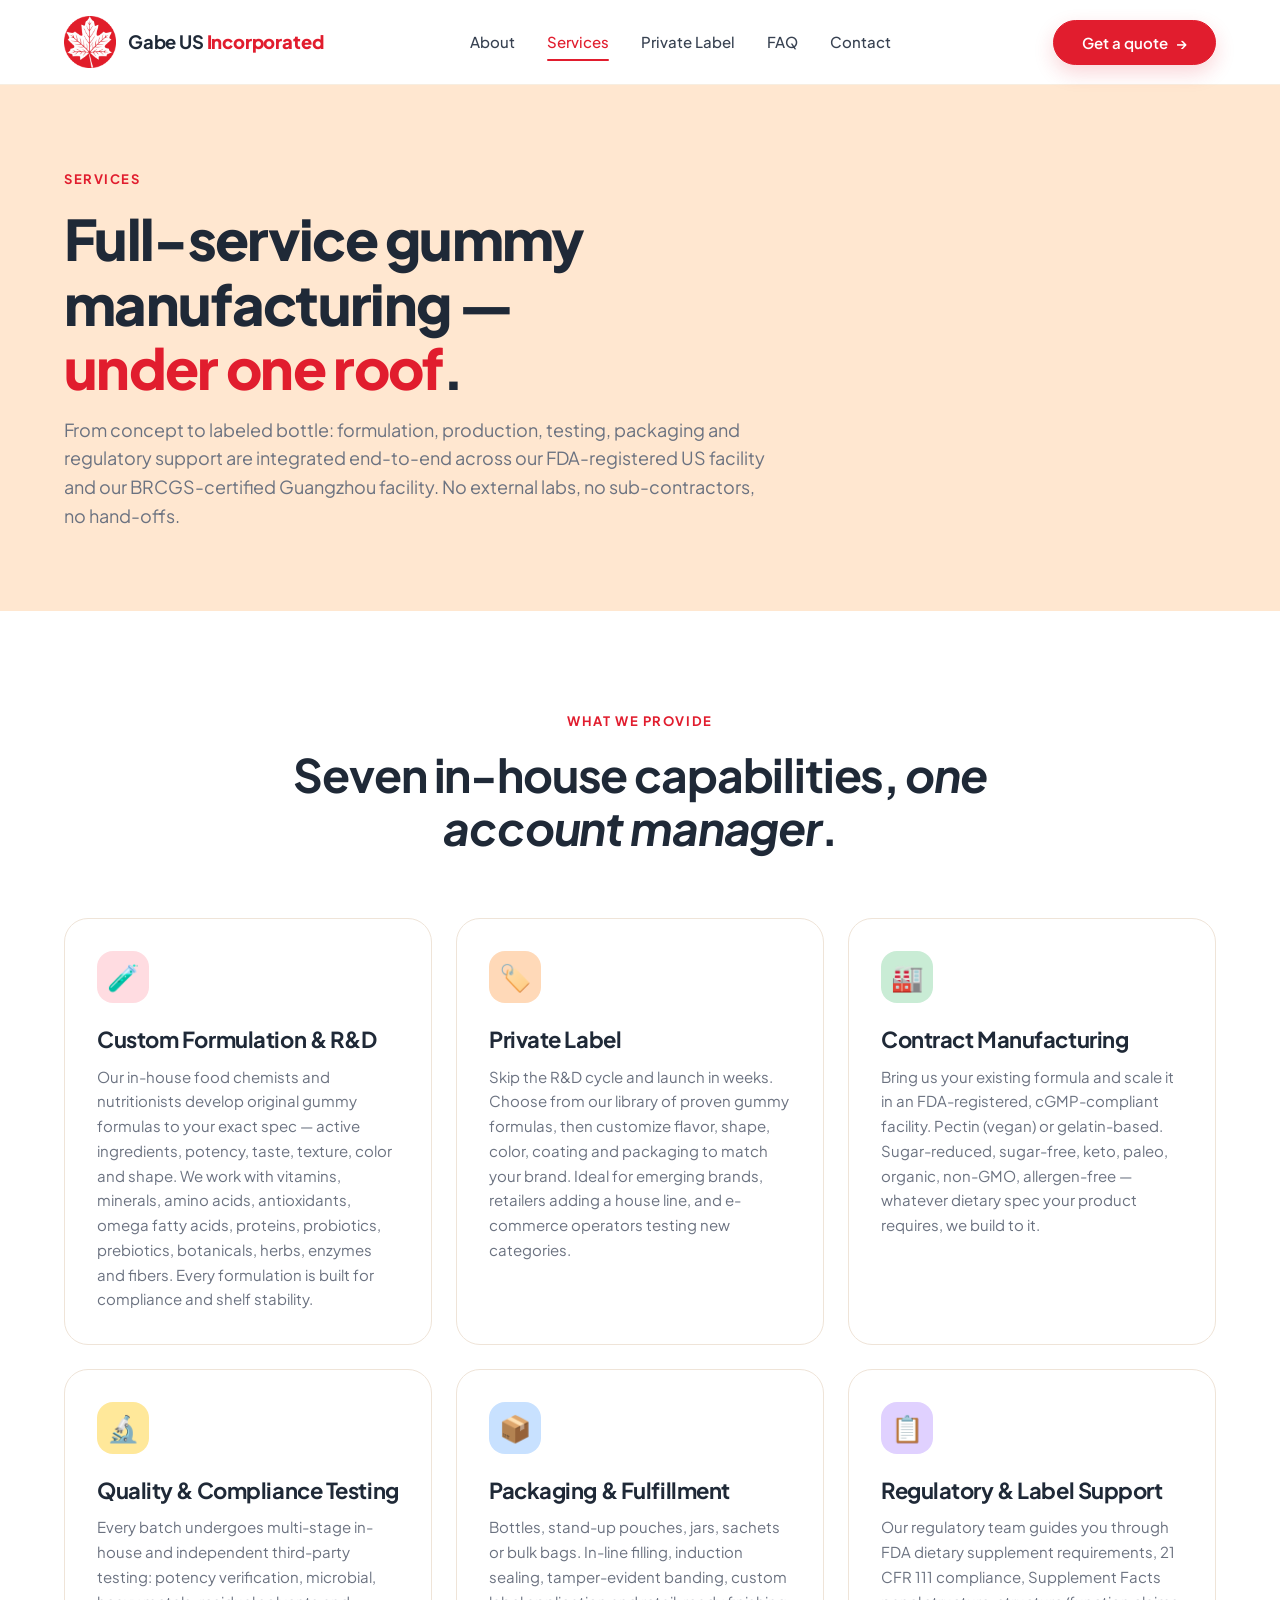
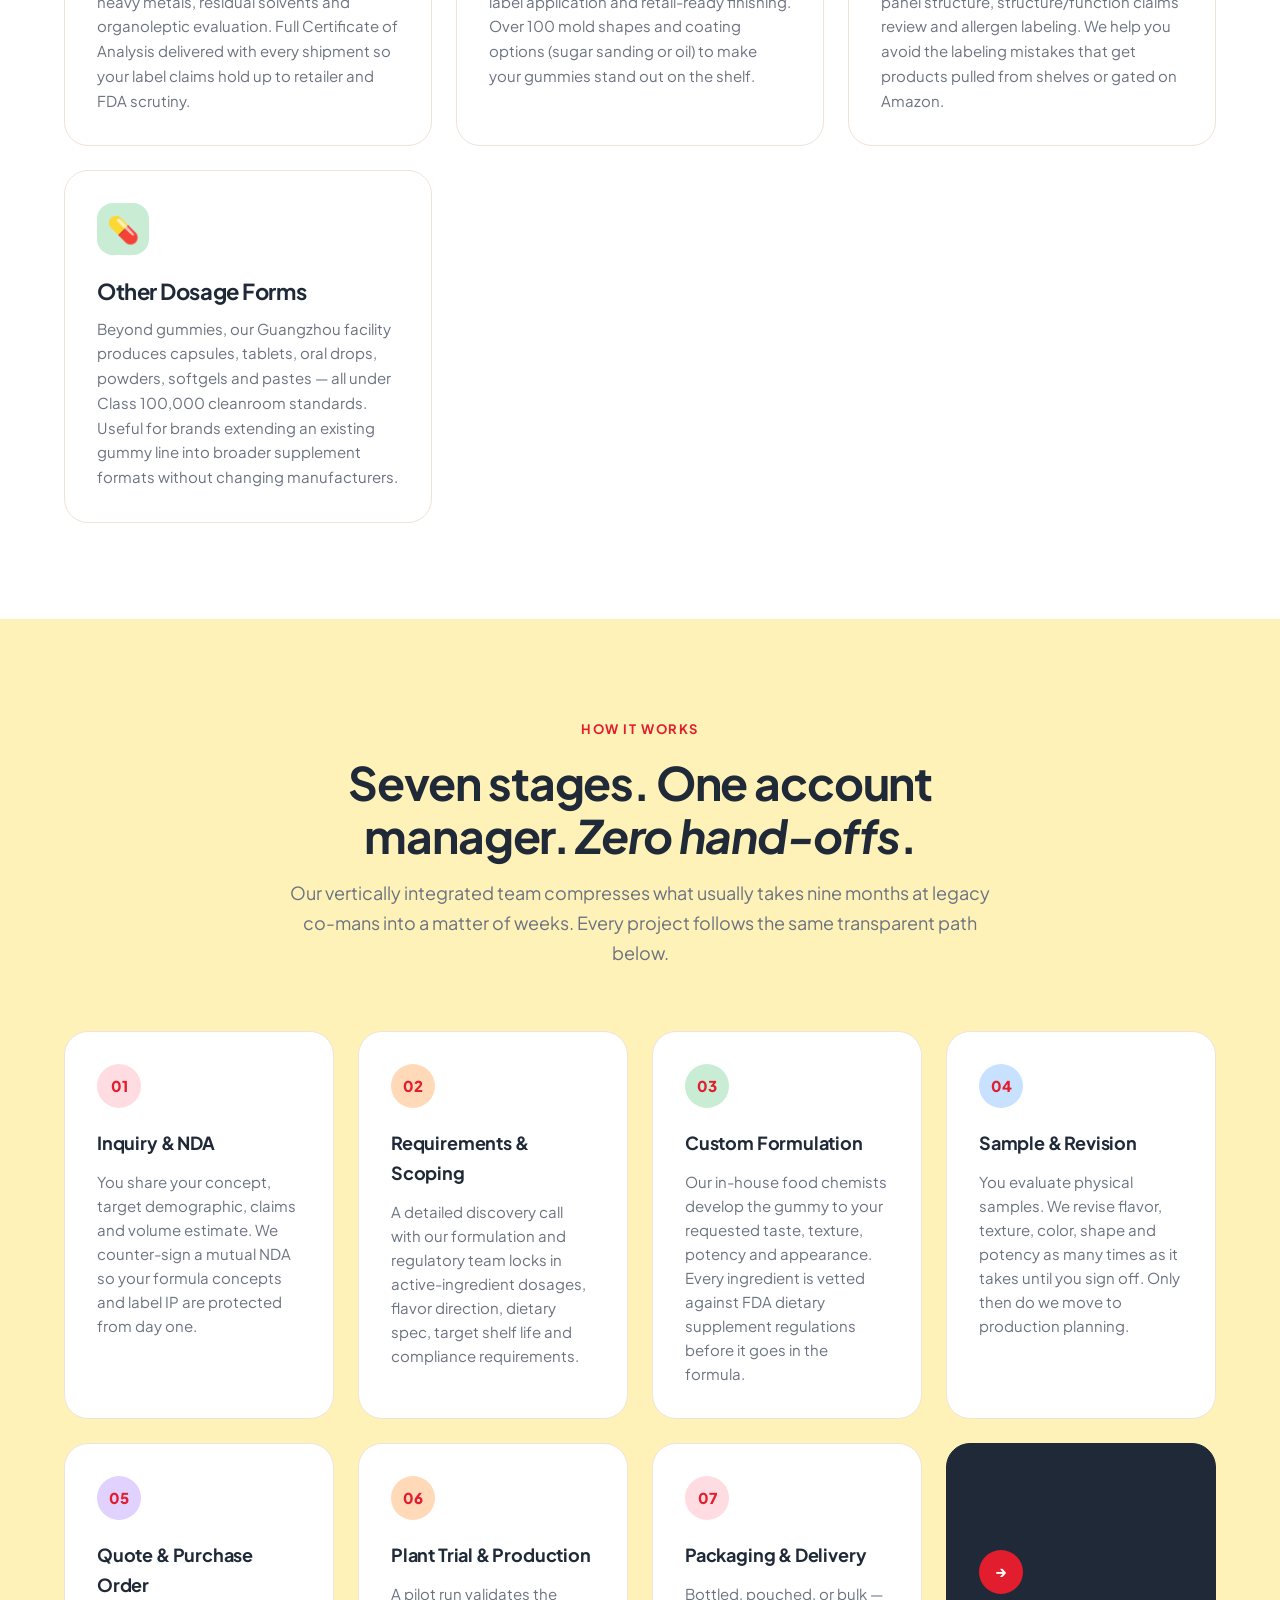
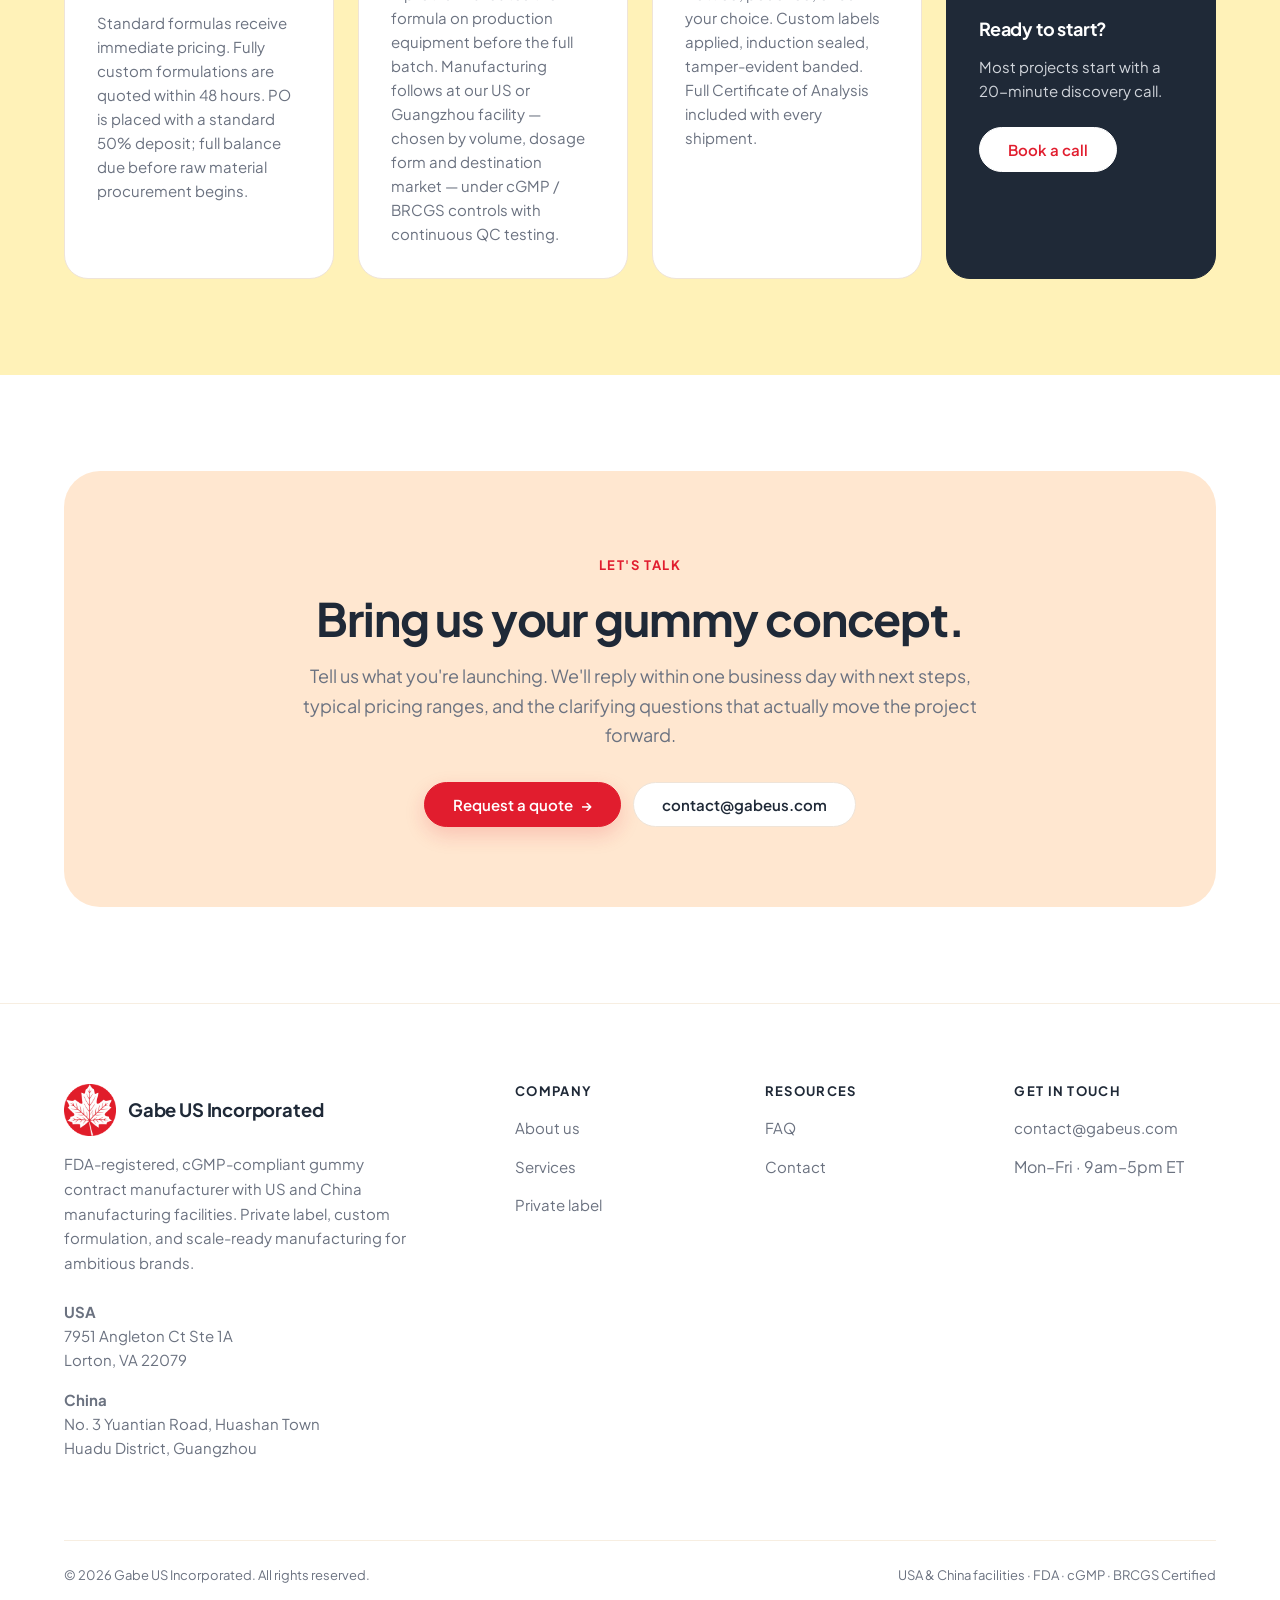
<file: services.html>
<!DOCTYPE html>
<html lang="en">
<head>
  <meta charset="UTF-8">
  <meta name="viewport" content="width=device-width, initial-scale=1.0">
  <title>Services — Gabe US Incorporated</title>
  <meta name="description" content="End-to-end gummy manufacturing: custom formulation, private label, contract manufacturing, packaging, testing, and regulatory support. Integrated across our US and Guangzhou facilities.">
  <link rel="preconnect" href="https://fonts.googleapis.com">
  <link rel="preconnect" href="https://fonts.gstatic.com" crossorigin>
  <link href="https://fonts.googleapis.com/css2?family=Plus+Jakarta+Sans:wght@400;500;600;700;800&display=swap" rel="stylesheet">
  <link rel="stylesheet" href="css/main.css">
</head>
<body>

<header class="nav" id="nav">
  <div class="container nav__inner">
    <a href="index.html" class="nav__brand">
      <img src="images/logo-mark.png" alt="" class="nav__brand-mark">
      <span>Gabe US <strong style="font-weight:800; color:var(--red)">Incorporated</strong></span>
    </a>
    <nav aria-label="Primary">
      <ul class="nav__links">
        <li><a href="about.html" class="nav__link">About</a></li>
        <li><a href="services.html" class="nav__link" aria-current="page">Services</a></li>
        <li><a href="private-label.html" class="nav__link">Private Label</a></li>
        <li><a href="faq.html" class="nav__link">FAQ</a></li>
        <li><a href="contact.html" class="nav__link">Contact</a></li>
      </ul>
    </nav>
    <a href="contact.html" class="btn btn--primary nav__cta">
      Get a quote <span class="arrow">→</span>
    </a>
    <button class="nav__toggle" aria-label="Open menu" onclick="document.getElementById('nav').classList.toggle('is-open')">
      <svg viewBox="0 0 24 24" fill="none" stroke="currentColor" stroke-width="2.2">
        <line x1="3" y1="7" x2="21" y2="7"/><line x1="3" y1="12" x2="21" y2="12"/><line x1="3" y1="17" x2="21" y2="17"/>
      </svg>
    </button>
  </div>
</header>

<!-- Page banner -->
<section class="page-banner page-banner--peach">
  <div class="container">
    <div class="page-banner__inner">
      <span class="eyebrow page-banner__eyebrow">Services</span>
      <h1 class="page-banner__title">
        Full-service gummy manufacturing — <span class="accent">under one roof</span>.
      </h1>
      <p class="page-banner__sub">
        From concept to labeled bottle: formulation, production, testing, packaging and regulatory support are integrated end-to-end across our FDA-registered US facility and our BRCGS-certified Guangzhou facility. No external labs, no sub-contractors, no hand-offs.
      </p>
    </div>
  </div>
</section>

<!-- Services grid -->
<section class="section">
  <div class="container">
    <div class="section__head">
      <span class="eyebrow">What we provide</span>
      <h2>Seven in-house capabilities, <em class="italic">one account manager</em>.</h2>
    </div>
    <div class="card-grid card-grid--3">
      <div class="card">
        <div class="card__icon card__icon--pink">🧪</div>
        <h3 class="card__title">Custom Formulation &amp; R&amp;D</h3>
        <p class="card__body">Our in-house food chemists and nutritionists develop original gummy formulas to your exact spec — active ingredients, potency, taste, texture, color and shape. We work with vitamins, minerals, amino acids, antioxidants, omega fatty acids, proteins, probiotics, prebiotics, botanicals, herbs, enzymes and fibers. Every formulation is built for compliance and shelf stability.</p>
      </div>
      <div class="card">
        <div class="card__icon card__icon--peach">🏷️</div>
        <h3 class="card__title">Private Label</h3>
        <p class="card__body">Skip the R&amp;D cycle and launch in weeks. Choose from our library of proven gummy formulas, then customize flavor, shape, color, coating and packaging to match your brand. Ideal for emerging brands, retailers adding a house line, and e-commerce operators testing new categories.</p>
      </div>
      <div class="card">
        <div class="card__icon card__icon--mint">🏭</div>
        <h3 class="card__title">Contract Manufacturing</h3>
        <p class="card__body">Bring us your existing formula and scale it in an FDA-registered, cGMP-compliant facility. Pectin (vegan) or gelatin-based. Sugar-reduced, sugar-free, keto, paleo, organic, non-GMO, allergen-free — whatever dietary spec your product requires, we build to it.</p>
      </div>
      <div class="card">
        <div class="card__icon card__icon--butter">🔬</div>
        <h3 class="card__title">Quality &amp; Compliance Testing</h3>
        <p class="card__body">Every batch undergoes multi-stage in-house and independent third-party testing: potency verification, microbial, heavy metals, residual solvents and organoleptic evaluation. Full Certificate of Analysis delivered with every shipment so your label claims hold up to retailer and FDA scrutiny.</p>
      </div>
      <div class="card">
        <div class="card__icon card__icon--sky">📦</div>
        <h3 class="card__title">Packaging &amp; Fulfillment</h3>
        <p class="card__body">Bottles, stand-up pouches, jars, sachets or bulk bags. In-line filling, induction sealing, tamper-evident banding, custom label application and retail-ready finishing. Over 100 mold shapes and coating options (sugar sanding or oil) to make your gummies stand out on the shelf.</p>
      </div>
      <div class="card">
        <div class="card__icon card__icon--lavender">📋</div>
        <h3 class="card__title">Regulatory &amp; Label Support</h3>
        <p class="card__body">Our regulatory team guides you through FDA dietary supplement requirements, 21 CFR 111 compliance, Supplement Facts panel structure, structure/function claims review and allergen labeling. We help you avoid the labeling mistakes that get products pulled from shelves or gated on Amazon.</p>
      </div>
      <div class="card">
        <div class="card__icon card__icon--mint">💊</div>
        <h3 class="card__title">Other Dosage Forms</h3>
        <p class="card__body">Beyond gummies, our Guangzhou facility produces capsules, tablets, oral drops, powders, softgels and pastes — all under Class 100,000 cleanroom standards. Useful for brands extending an existing gummy line into broader supplement formats without changing manufacturers.</p>
      </div>
    </div>
  </div>
</section>

<!-- The Process -->
<section class="section section--butter">
  <div class="container">
    <div class="section__head">
      <span class="eyebrow">How it works</span>
      <h2>Seven stages. One account manager. <em class="italic">Zero hand-offs</em>.</h2>
      <p class="lead">Our vertically integrated team compresses what usually takes nine months at legacy co-mans into a matter of weeks. Every project follows the same transparent path below.</p>
    </div>
    <div class="steps">
      <div class="step step--pink">
        <div class="step__num">01</div>
        <div class="step__title">Inquiry &amp; NDA</div>
        <p class="step__body">You share your concept, target demographic, claims and volume estimate. We counter-sign a mutual NDA so your formula concepts and label IP are protected from day one.</p>
      </div>
      <div class="step step--peach">
        <div class="step__num">02</div>
        <div class="step__title">Requirements &amp; Scoping</div>
        <p class="step__body">A detailed discovery call with our formulation and regulatory team locks in active-ingredient dosages, flavor direction, dietary spec, target shelf life and compliance requirements.</p>
      </div>
      <div class="step step--mint">
        <div class="step__num">03</div>
        <div class="step__title">Custom Formulation</div>
        <p class="step__body">Our in-house food chemists develop the gummy to your requested taste, texture, potency and appearance. Every ingredient is vetted against FDA dietary supplement regulations before it goes in the formula.</p>
      </div>
      <div class="step step--sky">
        <div class="step__num">04</div>
        <div class="step__title">Sample &amp; Revision</div>
        <p class="step__body">You evaluate physical samples. We revise flavor, texture, color, shape and potency as many times as it takes until you sign off. Only then do we move to production planning.</p>
      </div>
      <div class="step step--lavender">
        <div class="step__num">05</div>
        <div class="step__title">Quote &amp; Purchase Order</div>
        <p class="step__body">Standard formulas receive immediate pricing. Fully custom formulations are quoted within 48 hours. PO is placed with a standard 50% deposit; full balance due before raw material procurement begins.</p>
      </div>
      <div class="step step--peach">
        <div class="step__num">06</div>
        <div class="step__title">Plant Trial &amp; Production</div>
        <p class="step__body">A pilot run validates the formula on production equipment before the full batch. Manufacturing follows at our US or Guangzhou facility — chosen by volume, dosage form and destination market — under cGMP / BRCGS controls with continuous QC testing.</p>
      </div>
      <div class="step step--pink">
        <div class="step__num">07</div>
        <div class="step__title">Packaging &amp; Delivery</div>
        <p class="step__body">Bottled, pouched, or bulk — your choice. Custom labels applied, induction sealed, tamper-evident banded. Full Certificate of Analysis included with every shipment.</p>
      </div>
      <div class="step step--accent">
        <div class="step__num" style="background: var(--red); color:#fff;">→</div>
        <div class="step__title">Ready to start?</div>
        <p class="step__body" style="margin-bottom: var(--sp-6);">Most projects start with a 20-minute discovery call.</p>
        <a href="contact.html" class="btn btn--light">Book a call</a>
      </div>
    </div>
  </div>
</section>

<!-- CTA -->
<section class="section">
  <div class="container">
    <div class="cta-block">
      <div class="cta-block__inner">
        <span class="eyebrow">Let's talk</span>
        <h2>Bring us your gummy concept.</h2>
        <p>Tell us what you're launching. We'll reply within one business day with next steps, typical pricing ranges, and the clarifying questions that actually move the project forward.</p>
        <div style="display:flex; gap:var(--sp-3); justify-content:center; flex-wrap:wrap;">
          <a href="contact.html" class="btn btn--primary">Request a quote <span class="arrow">→</span></a>
          <a href="mailto:contact@gabeus.com" class="btn btn--ghost">contact@gabeus.com</a>
        </div>
      </div>
    </div>
  </div>
</section>

<footer class="footer">
  <div class="container">
    <div class="footer__grid">
      <div class="footer__brand-col">
        <div class="footer__brand">
          <img src="images/logo-mark.png" alt="" class="nav__brand-mark">
          <span>Gabe US Incorporated</span>
        </div>
        <p class="footer__tag">
          FDA-registered, cGMP-compliant gummy contract manufacturer with US and China manufacturing facilities. Private label, custom formulation, and scale-ready manufacturing for ambitious brands.
        </p>
        <p class="footer__address"><strong>USA</strong><br>7951 Angleton Ct Ste 1A<br>Lorton, VA 22079</p>
        <p class="footer__address"><strong>China</strong><br>No. 3 Yuantian Road, Huashan Town<br>Huadu District, Guangzhou</p>
      </div>
      <div>
        <h5>Company</h5>
        <ul class="footer__list">
          <li><a href="about.html">About us</a></li>
          <li><a href="services.html">Services</a></li>
          <li><a href="private-label.html">Private label</a></li>
        </ul>
      </div>
      <div>
        <h5>Resources</h5>
        <ul class="footer__list">
          <li><a href="faq.html">FAQ</a></li>
          <li><a href="contact.html">Contact</a></li>
        </ul>
      </div>
      <div>
        <h5>Get in touch</h5>
        <ul class="footer__list">
          <li><a href="mailto:contact@gabeus.com">contact@gabeus.com</a></li>
          <li><span>Mon–Fri · 9am–5pm ET</span></li>
        </ul>
      </div>
    </div>
    <div class="footer__bottom">
      <div>© <span id="year">2026</span> Gabe US Incorporated. All rights reserved.</div>
      <div>USA &amp; China facilities · FDA · cGMP · BRCGS Certified</div>
    </div>
  </div>
</footer>
<script src="js/main.js"></script>
<script>document.getElementById('year').textContent = new Date().getFullYear();</script>
</body>
</html>
</file>
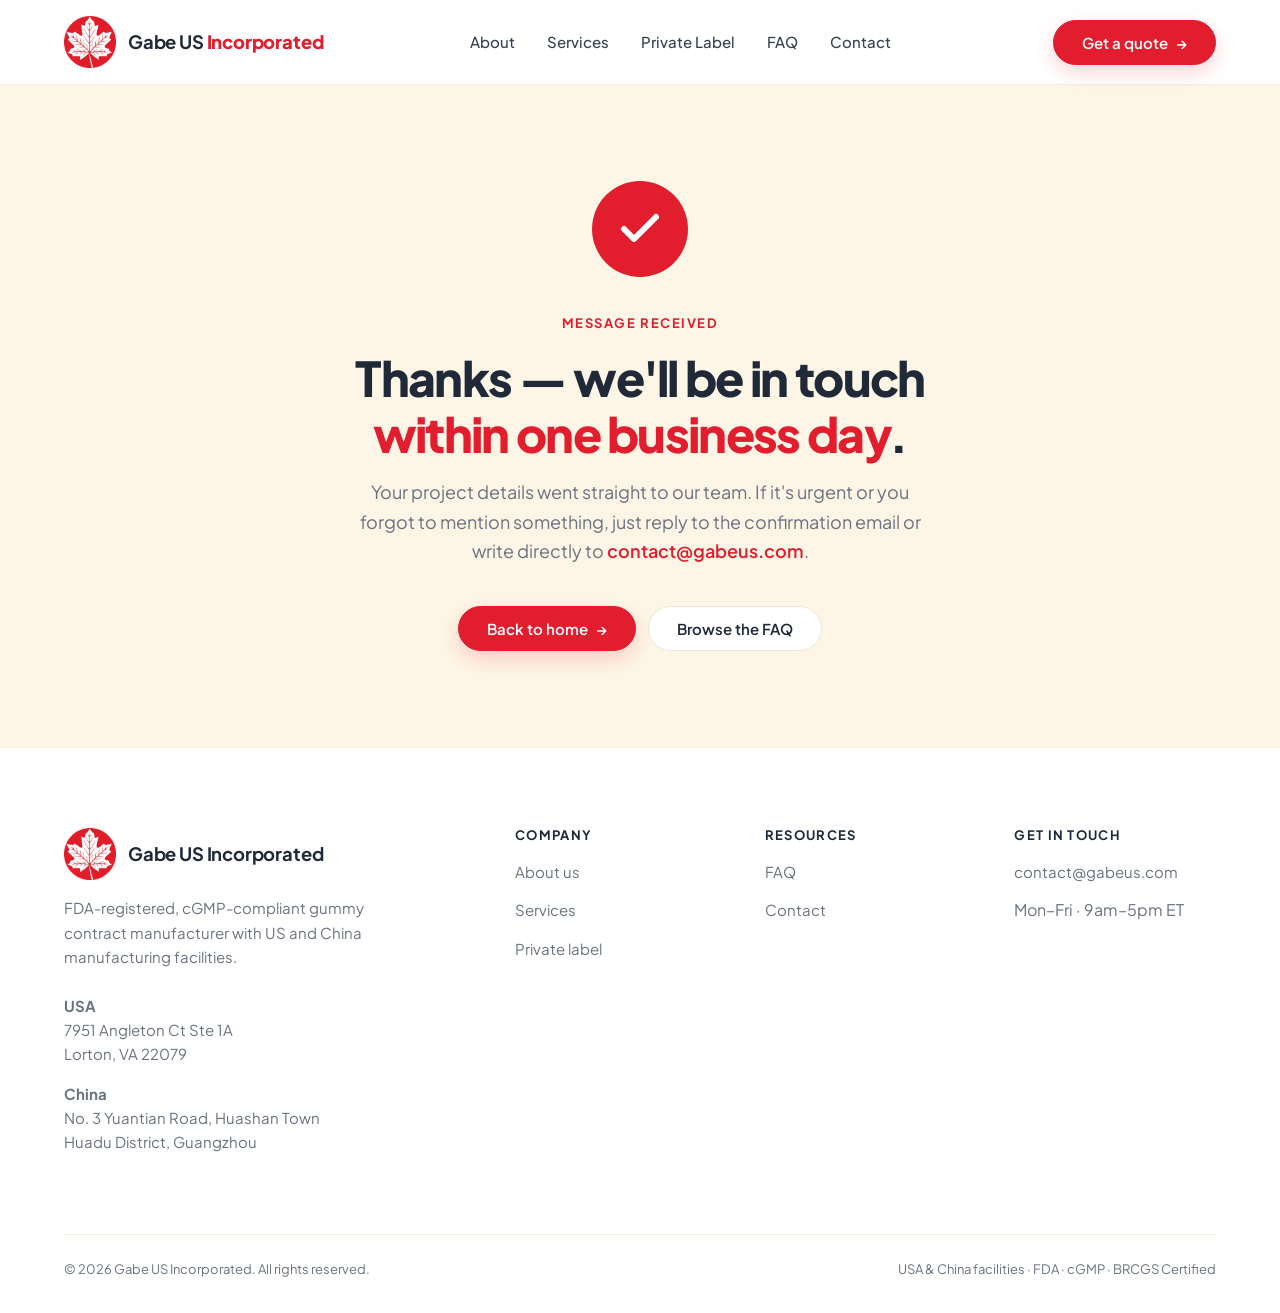
<file: thank-you.html>
<!DOCTYPE html>
<html lang="en">
<head>
  <meta charset="UTF-8">
  <meta name="viewport" content="width=device-width, initial-scale=1.0">
  <title>Thanks! — Gabe US Incorporated</title>
  <meta name="description" content="Your message was received. We'll reply within one business day.">
  <meta name="robots" content="noindex">
  <link rel="preconnect" href="https://fonts.googleapis.com">
  <link rel="preconnect" href="https://fonts.gstatic.com" crossorigin>
  <link href="https://fonts.googleapis.com/css2?family=Plus+Jakarta+Sans:wght@400;500;600;700;800&display=swap" rel="stylesheet">
  <link rel="stylesheet" href="css/main.css">
</head>
<body>

<header class="nav" id="nav">
  <div class="container nav__inner">
    <a href="index.html" class="nav__brand">
      <img src="images/logo-mark.png" alt="" class="nav__brand-mark">
      <span>Gabe US <strong style="font-weight:800; color:var(--red)">Incorporated</strong></span>
    </a>
    <nav aria-label="Primary">
      <ul class="nav__links">
        <li><a href="about.html" class="nav__link">About</a></li>
        <li><a href="services.html" class="nav__link">Services</a></li>
        <li><a href="private-label.html" class="nav__link">Private Label</a></li>
        <li><a href="faq.html" class="nav__link">FAQ</a></li>
        <li><a href="contact.html" class="nav__link">Contact</a></li>
      </ul>
    </nav>
    <a href="contact.html" class="btn btn--primary nav__cta">Get a quote <span class="arrow">→</span></a>
    <button class="nav__toggle" aria-label="Open menu" onclick="document.getElementById('nav').classList.toggle('is-open')">
      <svg viewBox="0 0 24 24" fill="none" stroke="currentColor" stroke-width="2.2">
        <line x1="3" y1="7" x2="21" y2="7"/><line x1="3" y1="12" x2="21" y2="12"/><line x1="3" y1="17" x2="21" y2="17"/>
      </svg>
    </button>
  </div>
</header>

<section class="section section--cream" style="min-height: 70vh; display:flex; align-items:center;">
  <div class="container" style="text-align:center; max-width: 640px;">
    <div style="width:96px; height:96px; margin:0 auto var(--sp-8); border-radius:50%; background:var(--red); display:grid; place-items:center;">
      <svg width="48" height="48" viewBox="0 0 24 24" fill="none" stroke="#fff" stroke-width="3" stroke-linecap="round" stroke-linejoin="round">
        <polyline points="20 6 9 17 4 12"/>
      </svg>
    </div>
    <span class="eyebrow">Message received</span>
    <h1 style="font-size: clamp(2rem, 5vw, 3rem); margin-bottom: var(--sp-4);">
      Thanks — we'll be in touch <span class="accent" style="color:var(--red)">within one business day</span>.
    </h1>
    <p class="lead" style="margin-bottom: var(--sp-10);">
      Your project details went straight to our team. If it's urgent or you forgot to mention something, just reply to the confirmation email or write directly to <a href="mailto:contact@gabeus.com" style="color:var(--red); font-weight:600;">contact@gabeus.com</a>.
    </p>
    <div style="display:flex; gap:var(--sp-3); justify-content:center; flex-wrap:wrap;">
      <a href="index.html" class="btn btn--primary">Back to home <span class="arrow">→</span></a>
      <a href="faq.html" class="btn btn--ghost">Browse the FAQ</a>
    </div>
  </div>
</section>

<footer class="footer">
  <div class="container">
    <div class="footer__grid">
      <div class="footer__brand-col">
        <div class="footer__brand">
          <img src="images/logo-mark.png" alt="" class="nav__brand-mark">
          <span>Gabe US Incorporated</span>
        </div>
        <p class="footer__tag">FDA-registered, cGMP-compliant gummy contract manufacturer with US and China manufacturing facilities.</p>
        <p class="footer__address"><strong>USA</strong><br>7951 Angleton Ct Ste 1A<br>Lorton, VA 22079</p>
        <p class="footer__address"><strong>China</strong><br>No. 3 Yuantian Road, Huashan Town<br>Huadu District, Guangzhou</p>
      </div>
      <div><h5>Company</h5><ul class="footer__list"><li><a href="about.html">About us</a></li><li><a href="services.html">Services</a></li><li><a href="private-label.html">Private label</a></li></ul></div>
      <div><h5>Resources</h5><ul class="footer__list"><li><a href="faq.html">FAQ</a></li><li><a href="contact.html">Contact</a></li></ul></div>
      <div><h5>Get in touch</h5><ul class="footer__list"><li><a href="mailto:contact@gabeus.com">contact@gabeus.com</a></li><li><span>Mon–Fri · 9am–5pm ET</span></li></ul></div>
    </div>
    <div class="footer__bottom">
      <div>© <span id="year">2026</span> Gabe US Incorporated. All rights reserved.</div>
      <div>USA &amp; China facilities · FDA · cGMP · BRCGS Certified</div>
    </div>
  </div>
</footer>
<script src="js/main.js"></script>
<script>document.getElementById('year').textContent = new Date().getFullYear();</script>
</body>
</html>
</file>
<file: css/main.css>
/* ==========================================================================
   Gabe US Incorporated — Stylesheet
   White-dominant, soft pastel accents, red only for CTAs. Rounded, friendly.
   ========================================================================== */

/* Design tokens
   -------------------------------------------------------------------------- */
:root {
  /* Brand — red from logo, used sparingly */
  --red:        #E11D2E;
  --red-dark:   #B91525;
  --red-soft:   #FFE5E8;

  /* Neutrals */
  --ink:        #1F2937;
  --ink-soft:   #374151;
  --muted:      #6B7280;
  --line:       #EFE4D8;
  --line-soft:  #F7EEE1;
  --white:      #FFFFFF;
  --cream:      #FDF6E6;  /* signature warm cream — used for hero + many sections */

  /* Committed pastel section backgrounds (single-color blocks, not tints) */
  --pink:       #FFDCE1;
  --pink-2:     #FFE8EC;
  --peach:      #FFD9B8;
  --peach-2:    #FFE7D0;
  --mint:       #C9ECD5;
  --mint-2:     #DFF3E5;
  --butter:     #FFE89A;
  --butter-2:   #FFF2B8;
  --lavender:   #E0D1FF;
  --lavender-2: #EEE2FF;
  --sky:        #C8E1FF;
  --sky-2:      #DCEBFF;

  /* Typography */
  --font-sans: "Plus Jakarta Sans", -apple-system, BlinkMacSystemFont, "Segoe UI",
               Roboto, "Helvetica Neue", Arial, sans-serif;

  /* Type scale */
  --fs-xs:    0.8125rem;
  --fs-sm:    0.9375rem;
  --fs-base:  1rem;
  --fs-lg:    1.125rem;
  --fs-xl:    1.375rem;
  --fs-2xl:   1.75rem;
  --fs-3xl:   2.375rem;
  --fs-4xl:   3rem;
  --fs-5xl:   3.75rem;
  --fs-6xl:   4.5rem;

  /* Spacing */
  --sp-1: 0.25rem;
  --sp-2: 0.5rem;
  --sp-3: 0.75rem;
  --sp-4: 1rem;
  --sp-5: 1.25rem;
  --sp-6: 1.5rem;
  --sp-8: 2rem;
  --sp-10: 2.5rem;
  --sp-12: 3rem;
  --sp-16: 4rem;
  --sp-20: 5rem;
  --sp-24: 6rem;
  --sp-32: 8rem;

  /* Radius */
  --r-sm: 8px;
  --r:    14px;
  --r-lg: 24px;
  --r-xl: 36px;
  --pill: 999px;

  /* Layout */
  --container: 1200px;

  /* Shadows — soft */
  --shadow-sm:  0 2px 4px rgba(31, 41, 55, 0.04);
  --shadow:     0 4px 14px rgba(31, 41, 55, 0.06);
  --shadow-lg:  0 14px 40px rgba(31, 41, 55, 0.08);
  --shadow-red: 0 8px 20px rgba(225, 29, 46, 0.18);
}

/* Reset
   -------------------------------------------------------------------------- */
*, *::before, *::after { box-sizing: border-box; }
html { scroll-behavior: smooth; -webkit-text-size-adjust: 100%; }
body {
  margin: 0;
  font-family: var(--font-sans);
  font-size: var(--fs-base);
  line-height: 1.65;
  color: var(--ink);
  background: var(--white);
  font-weight: 400;
  -webkit-font-smoothing: antialiased;
  -moz-osx-font-smoothing: grayscale;
}
img, svg, video { max-width: 100%; display: block; }
button { font: inherit; cursor: pointer; border: 0; background: none; }
a { color: inherit; text-decoration: none; }

/* Typography
   -------------------------------------------------------------------------- */
h1, h2, h3, h4, h5 {
  margin: 0 0 var(--sp-4);
  font-weight: 700;
  line-height: 1.15;
  letter-spacing: -0.02em;
  color: var(--ink);
}
h1 {
  font-size: clamp(2.25rem, 5vw, var(--fs-6xl));
  font-weight: 800;
  letter-spacing: -0.035em;
}
h2 {
  font-size: clamp(1.75rem, 3.6vw, var(--fs-4xl));
  letter-spacing: -0.025em;
}
h3 { font-size: var(--fs-2xl); }
h4 { font-size: var(--fs-xl); font-weight: 700; }
h5 { font-size: var(--fs-lg); font-weight: 600; }

p { margin: 0 0 var(--sp-4); color: var(--ink-soft); }
.lead {
  font-size: var(--fs-lg);
  color: var(--muted);
  line-height: 1.65;
  font-weight: 400;
}
.eyebrow {
  display: inline-block;
  font-size: var(--fs-xs);
  font-weight: 700;
  letter-spacing: 0.12em;
  text-transform: uppercase;
  color: var(--red);
  margin-bottom: var(--sp-4);
}
.eyebrow--muted { color: var(--muted); }

em, .italic { font-style: italic; }

/* Layout
   -------------------------------------------------------------------------- */
.container {
  width: 100%;
  max-width: var(--container);
  margin: 0 auto;
  padding: 0 var(--sp-6);
}
.section {
  padding: var(--sp-24) 0;
  position: relative;
  overflow: hidden;
}
.section--sm { padding: var(--sp-16) 0; }

.section--cream   { background: var(--cream); }
.section--pink    { background: var(--pink-2); }
.section--peach   { background: var(--peach-2); }
.section--mint    { background: var(--mint-2); }
.section--butter  { background: var(--butter-2); }
.section--lavender{ background: var(--lavender-2); }

/* Buttons — rounded pills, red for primary CTA
   -------------------------------------------------------------------------- */
.btn {
  display: inline-flex;
  align-items: center;
  gap: var(--sp-2);
  padding: 14px 28px;
  font-family: inherit;
  font-size: var(--fs-sm);
  font-weight: 600;
  line-height: 1;
  border-radius: var(--pill);
  border: 1.5px solid transparent;
  transition: all 0.2s ease;
  white-space: nowrap;
  text-align: center;
}

.btn--primary {
  background: var(--red);
  color: #fff;
  border-color: var(--red);
  box-shadow: var(--shadow-red);
}
.btn--primary:hover {
  background: var(--red-dark);
  border-color: var(--red-dark);
  transform: translateY(-1px);
  box-shadow: 0 10px 24px rgba(225, 29, 46, 0.28);
}

.btn--ghost {
  background: var(--white);
  color: var(--ink);
  border-color: var(--line);
}
.btn--ghost:hover {
  border-color: var(--ink);
  transform: translateY(-1px);
}

.btn--light {
  background: var(--white);
  color: var(--red);
  border-color: var(--white);
}
.btn--light:hover {
  background: var(--red-soft);
}

.btn .arrow { transition: transform 0.2s ease; }
.btn:hover .arrow { transform: translateX(3px); }

/* Nav — white, soft, rounded
   -------------------------------------------------------------------------- */
.nav {
  position: sticky;
  top: 0;
  z-index: 50;
  background: rgba(255, 255, 255, 0.88);
  backdrop-filter: saturate(180%) blur(16px);
  -webkit-backdrop-filter: saturate(180%) blur(16px);
  border-bottom: 1px solid var(--line-soft);
}
.nav__inner {
  display: flex;
  align-items: center;
  justify-content: space-between;
  gap: var(--sp-6);
  height: 84px;
}
.nav__brand {
  display: flex;
  align-items: center;
  gap: var(--sp-3);
  font-size: 1.15rem;
  font-weight: 700;
  letter-spacing: -0.01em;
  color: var(--ink);
}
.nav__brand-mark {
  width: 52px; height: 52px;
  flex-shrink: 0;
  object-fit: contain;
  image-rendering: -webkit-optimize-contrast;
  transform-origin: center;
}
@media (max-width: 1024px) {
  .nav__inner { height: 76px; }
  .nav__brand-mark { width: 44px; height: 44px; }
  .nav__brand { font-size: 1rem; }
}

/* Brand animations: stamp-in on load, spin on hover, text rise on load
   -------------------------------------------------------------------------- */
.nav__brand > span {
  display: inline-block;
  animation: brand-rise 0.55s 0.15s cubic-bezier(0.2, 0.8, 0.2, 1) both;
}
.nav__brand-mark.popping {
  animation: brand-pop 0.7s cubic-bezier(0.34, 1.56, 0.64, 1) both;
}
.nav__brand-mark.spinning {
  animation: brand-spin 0.8s cubic-bezier(0.25, 0.8, 0.35, 1);
}

@keyframes brand-pop {
  0%   { opacity: 0; transform: scale(0.3)  rotate(-18deg); }
  55%  { opacity: 1; transform: scale(1.12) rotate(6deg);  }
  80%  { opacity: 1; transform: scale(0.97) rotate(-2deg); }
  100% { opacity: 1; transform: scale(1)    rotate(0);     }
}
@keyframes brand-spin {
  from { transform: rotate(0); }
  to   { transform: rotate(360deg); }
}
@keyframes brand-rise {
  0%   { opacity: 0; transform: translateY(8px); }
  100% { opacity: 1; transform: translateY(0);   }
}

@media (prefers-reduced-motion: reduce) {
  .nav__brand > span,
  .nav__brand-mark.popping,
  .nav__brand-mark.spinning {
    animation: none !important;
    opacity: 1 !important;
    transform: none !important;
  }
}
.nav__links {
  display: flex;
  align-items: center;
  gap: var(--sp-8);
  list-style: none;
  margin: 0;
  padding: 0;
}
.nav__link {
  font-size: var(--fs-sm);
  font-weight: 500;
  color: var(--ink-soft);
  padding: 4px 0;
  position: relative;
  transition: color 0.18s;
}
.nav__link:hover { color: var(--red); }
.nav__link[aria-current="page"] { color: var(--red); }
.nav__link[aria-current="page"]::after {
  content: "";
  position: absolute;
  bottom: -6px;
  left: 0; right: 0;
  height: 2px;
  background: var(--red);
  border-radius: 2px;
}

.nav__cta { margin-left: var(--sp-4); }

.nav__toggle {
  display: none;
  padding: 10px;
  color: var(--ink);
  min-width: 44px;
  min-height: 44px;
}
.nav__toggle svg { width: 24px; height: 24px; }

@media (max-width: 880px) {
  /* Base: hide links + CTA, show toggle */
  .nav__links,
  .nav__cta { display: none; }
  .nav__toggle { display: block; }

  /* When open: let nav__inner wrap so the menu flows onto new rows
     below the brand/toggle. Avoids overlapping the CTA with links. */
  .nav.is-open .nav__inner {
    flex-wrap: wrap;
    height: auto;
    row-gap: var(--sp-3);
    padding-bottom: var(--sp-6);
  }
  .nav.is-open .nav__links {
    display: flex;
    flex-direction: column;
    width: 100%;
    order: 10;
    gap: var(--sp-2);
    padding-top: var(--sp-4);
    border-top: 1px solid var(--line-soft);
  }
  .nav.is-open .nav__links li { width: 100%; }
  .nav.is-open .nav__link {
    display: block;
    padding: var(--sp-3) 0;
    font-size: 1rem;
    border-bottom: none;
  }
  .nav.is-open .nav__link[aria-current="page"]::after { display: none; }
  .nav.is-open .nav__cta {
    display: inline-flex;
    width: 100%;
    justify-content: center;
    order: 11;
    margin: var(--sp-2) 0 0;
  }
}

/* Hero — bright white with scattered gummies + mouse parallax
   -------------------------------------------------------------------------- */
.hero {
  position: relative;
  padding: var(--sp-20) 0 var(--sp-24);
  background: var(--cream);
  overflow: hidden;
  min-height: 640px;
}
.hero__inner {
  position: relative;
  z-index: 2;
  display: grid;
  grid-template-columns: minmax(0, 620px) 1fr;
  gap: var(--sp-16);
  align-items: center;
}
.hero__content { max-width: 580px; }

/* Gummies layer — absolute positioned, covers the whole hero */
.hero__gummies {
  position: absolute;
  inset: 0;
  pointer-events: none;
  z-index: 1;
}

/* Scattered shape element — SVG wrapper */
.shape {
  position: absolute;
  display: block;
  filter: drop-shadow(0 10px 18px rgba(31, 41, 55, 0.12));
  will-change: transform;
  animation: float 9s ease-in-out infinite;
}
/* Stagger the float animation so each shape has its own rhythm */
.shape:nth-child(1)  { animation-delay: -0.5s; animation-duration: 10s; }
.shape:nth-child(2)  { animation-delay: -1.2s; animation-duration:  8s; }
.shape:nth-child(3)  { animation-delay: -2.0s; animation-duration: 11s; }
.shape:nth-child(4)  { animation-delay: -3.1s; animation-duration:  9s; }
.shape:nth-child(5)  { animation-delay: -4.0s; animation-duration:  7s; }
.shape:nth-child(6)  { animation-delay: -5.3s; animation-duration: 10s; }
.shape:nth-child(7)  { animation-delay: -6.0s; animation-duration:  8s; }
.shape:nth-child(8)  { animation-delay: -7.2s; animation-duration: 12s; }
.shape:nth-child(9)  { animation-delay: -1.5s; animation-duration:  9s; }
.shape:nth-child(10) { animation-delay: -4.5s; animation-duration: 11s; }
.shape:nth-child(11) { animation-delay: -3.0s; animation-duration:  8s; }
.shape:nth-child(12) { animation-delay: -6.5s; animation-duration: 10s; }
.shape:nth-child(13) { animation-delay: -2.5s; animation-duration:  9s; }

@keyframes float {
  0%, 100% { translate: 0 0; }
  50%      { translate: 0 -10px; }
}
/* Size variants */
.shape-xs { width: 52px;  height: 52px; }
.shape-sm { width: 72px;  height: 72px; }
.shape-md { width: 104px; height: 104px; }
.shape-lg { width: 140px; height: 140px; }

/* Inside the split-visual context, shapes are positioned relative */
.split__visual .shape {
  position: absolute;
  animation: float 10s ease-in-out infinite;
}
.split__visual .shape:nth-child(odd)  { animation-duration: 8s; }
.split__visual .shape:nth-child(even) { animation-duration: 11s; animation-delay: -3s; }

@media (prefers-reduced-motion: reduce) {
  .shape { animation: none; }
}
.hero__title {
  font-size: clamp(2.5rem, 5.5vw, 5rem);
  line-height: 1.02;
  letter-spacing: -0.04em;
  margin-bottom: var(--sp-6);
  font-weight: 800;
}
.hero__title .accent { color: var(--red); position: relative; white-space: nowrap; }
.hero__title .accent::after {
  content: "";
  position: absolute;
  left: -4px; right: -4px; bottom: 0.05em;
  height: 0.36em;
  background: var(--butter);
  z-index: -1;
  border-radius: 4px;
}
.hero__sub {
  font-size: var(--fs-lg);
  color: var(--muted);
  margin-bottom: var(--sp-8);
  max-width: 32rem;
  line-height: 1.65;
}
.hero__ctas {
  display: flex;
  gap: var(--sp-3);
  flex-wrap: wrap;
  align-items: center;
  margin-bottom: var(--sp-12);
}
.hero__stats {
  display: grid;
  grid-template-columns: repeat(3, 1fr);
  gap: var(--sp-6);
  padding-top: var(--sp-8);
  border-top: 1px dashed var(--line);
}
.hero__stat-val {
  font-size: var(--fs-2xl);
  font-weight: 800;
  color: var(--ink);
  line-height: 1;
  letter-spacing: -0.02em;
}
.hero__stat-val .small { font-size: 0.7em; color: var(--red); margin-left: 2px; }
.hero__stat-label {
  font-size: var(--fs-xs);
  color: var(--muted);
  margin-top: 8px;
  line-height: 1.45;
  font-weight: 500;
}

/* Hero visual: jar of pastel gummies */
.hero__visual {
  position: relative;
  aspect-ratio: 1 / 1.05;
  max-width: 520px;
  margin: 0 auto;
}
.hero__blob {
  position: absolute;
  inset: 0;
  background: var(--pink);
  border-radius: 48% 52% 44% 56% / 52% 42% 58% 48%;
  animation: blob 18s ease-in-out infinite;
}
.hero__blob--2 {
  background: var(--peach);
  border-radius: 56% 44% 60% 40% / 48% 58% 42% 52%;
  animation-delay: -6s;
  animation-duration: 22s;
  inset: 8% 8% 8% 8%;
  opacity: 0.85;
}
.hero__blob--3 {
  background: var(--mint);
  border-radius: 40% 60% 50% 50% / 60% 40% 56% 44%;
  animation-delay: -12s;
  inset: 18% 18% 18% 18%;
  opacity: 0.7;
}
@keyframes blob {
  0%, 100% { transform: rotate(0deg) scale(1); }
  33% { transform: rotate(6deg) scale(1.02); }
  66% { transform: rotate(-4deg) scale(0.98); }
}

.gummy {
  position: absolute;
  border-radius: 50%;
  box-shadow:
    inset -4px -6px 10px rgba(0, 0, 0, 0.12),
    inset 4px 4px 10px rgba(255, 255, 255, 0.45),
    0 6px 14px rgba(0, 0, 0, 0.08);
}
.gummy--pink    { background: radial-gradient(circle at 30% 25%, #ffb4be, #f07b88); }
.gummy--peach   { background: radial-gradient(circle at 30% 25%, #ffcfa8, #f59e5a); }
.gummy--mint    { background: radial-gradient(circle at 30% 25%, #a8e6b9, #5dbd76); }
.gummy--butter  { background: radial-gradient(circle at 30% 25%, #ffe68b, #f5c342); }
.gummy--violet  { background: radial-gradient(circle at 30% 25%, #d1b7ff, #9b79e8); }
.gummy--sky     { background: radial-gradient(circle at 30% 25%, #a8d8ff, #5eb0ed); }
.gummy--red     { background: radial-gradient(circle at 30% 25%, #ff8c98, #e11d2e); }

.hero__gummy-1 { top: 8%;  left: 20%; width: 90px;  height: 90px; }
.hero__gummy-2 { top: 28%; left: 60%; width: 70px;  height: 70px; }
.hero__gummy-3 { top: 52%; left: 22%; width: 110px; height: 110px; }
.hero__gummy-4 { top: 68%; left: 58%; width: 80px;  height: 80px; }
.hero__gummy-5 { top: 35%; left: 40%; width: 55px;  height: 55px; }
.hero__gummy-6 { top: 15%; left: 70%; width: 50px;  height: 50px; }

.hero__badge {
  position: absolute;
  bottom: 0; left: 50%;
  transform: translate(-50%, 35%);
  background: var(--white);
  border-radius: var(--pill);
  padding: 10px 20px 10px 14px;
  display: flex;
  align-items: center;
  gap: 10px;
  font-size: var(--fs-sm);
  font-weight: 600;
  box-shadow: var(--shadow-lg);
  white-space: nowrap;
}
.hero__badge-flag {
  width: 32px; height: 32px;
  background: var(--red);
  border-radius: 50%;
  display: grid;
  place-items: center;
  color: #fff;
  font-size: 16px;
}

@media (max-width: 880px) {
  .hero { min-height: auto; padding: var(--sp-16) 0 var(--sp-24); }
  .hero__inner { grid-template-columns: 1fr; gap: var(--sp-12); }
  .hero__stats { grid-template-columns: 1fr 1fr; gap: var(--sp-4); }
  /* Reduce visual clutter on small screens */
  .hero__gummies { opacity: 0.7; }
  .hero__gummies .shape-lg { display: none; }
  .hero__gummies .shape-md { transform: scale(0.8); }
}

/* Trust bar — pastel pills, blends with hero cream
   -------------------------------------------------------------------------- */
.trust-bar {
  padding: var(--sp-12) 0;
  background: var(--cream);
}
.trust-bar__inner {
  display: flex;
  align-items: center;
  justify-content: center;
  gap: var(--sp-3);
  flex-wrap: wrap;
}
.pill {
  display: inline-flex;
  align-items: center;
  gap: var(--sp-2);
  padding: 10px 18px;
  border-radius: var(--pill);
  font-size: var(--fs-sm);
  font-weight: 600;
  background: var(--white);
  border: 1px solid var(--line);
  color: var(--ink);
}
.pill__dot {
  width: 8px; height: 8px;
  border-radius: 50%;
  background: var(--red);
  display: inline-block;
}
.pill--mint   { background: var(--mint);   border-color: transparent; }
.pill--peach  { background: var(--peach);  border-color: transparent; }
.pill--pink   { background: var(--pink);   border-color: transparent; }
.pill--butter { background: var(--butter); border-color: transparent; }
.pill--sky    { background: var(--sky);    border-color: transparent; }

/* Section head
   -------------------------------------------------------------------------- */
.section__head {
  text-align: center;
  max-width: 44rem;
  margin: 0 auto var(--sp-16);
}
.section__head--left {
  text-align: left;
  margin-left: 0;
}

/* Cards
   -------------------------------------------------------------------------- */
.card-grid {
  display: grid;
  gap: var(--sp-6);
}
.card-grid--2 { grid-template-columns: repeat(auto-fit, minmax(340px, 1fr)); }
.card-grid--3 { grid-template-columns: repeat(auto-fit, minmax(280px, 1fr)); }
.card-grid--4 { grid-template-columns: repeat(auto-fit, minmax(240px, 1fr)); }

.card {
  background: var(--white);
  border: 1px solid var(--line);
  border-radius: var(--r-lg);
  padding: var(--sp-8);
  transition: all 0.25s ease;
  display: flex;
  flex-direction: column;
}
.card:hover {
  transform: translateY(-4px);
  border-color: var(--red-soft);
  box-shadow: var(--shadow-lg);
}
.card__icon {
  width: 52px; height: 52px;
  border-radius: 16px;
  display: grid;
  place-items: center;
  margin-bottom: var(--sp-6);
  font-size: 26px;
}
.card__icon--pink   { background: var(--pink); }
.card__icon--peach  { background: var(--peach); }
.card__icon--mint   { background: var(--mint); }
.card__icon--butter { background: var(--butter); }
.card__icon--sky    { background: var(--sky); }
.card__icon--lavender { background: var(--lavender); }
.card__title {
  font-size: var(--fs-xl);
  margin-bottom: var(--sp-3);
  font-weight: 700;
}
.card__body {
  color: var(--muted);
  font-size: var(--fs-sm);
  line-height: 1.65;
  margin: 0;
}
.card__link {
  margin-top: var(--sp-5);
  font-size: var(--fs-sm);
  font-weight: 600;
  color: var(--red);
  display: inline-flex;
  align-items: center;
  gap: 6px;
}
.card__link:hover { gap: 10px; }

/* Process steps — friendly numbered cards
   -------------------------------------------------------------------------- */
.steps {
  display: grid;
  grid-template-columns: repeat(auto-fit, minmax(250px, 1fr));
  gap: var(--sp-6);
}
.step {
  padding: var(--sp-8);
  background: var(--white);
  border-radius: var(--r-lg);
  border: 1px solid var(--line);
  position: relative;
  transition: all 0.25s;
}
.step:hover {
  transform: translateY(-3px);
  box-shadow: var(--shadow);
}
.step__num {
  display: inline-flex;
  align-items: center;
  justify-content: center;
  width: 44px; height: 44px;
  border-radius: 50%;
  font-size: var(--fs-sm);
  font-weight: 800;
  color: var(--red);
  background: var(--red-soft);
  margin-bottom: var(--sp-5);
}
.step--pink   .step__num { background: var(--pink); }
.step--peach  .step__num { background: var(--peach); }
.step--mint   .step__num { background: var(--mint); }
.step--butter .step__num { background: var(--butter); }
.step--lavender .step__num { background: var(--lavender); }
.step--sky    .step__num { background: var(--sky); }

.step__title {
  font-size: var(--fs-lg);
  font-weight: 700;
  margin-bottom: var(--sp-3);
  letter-spacing: -0.01em;
}
.step__body {
  font-size: var(--fs-sm);
  color: var(--muted);
  margin: 0;
  line-height: 1.6;
}
.step--accent {
  background: var(--ink);
  color: #fff;
  border-color: var(--ink);
  display: flex;
  flex-direction: column;
  justify-content: center;
  align-items: flex-start;
}
.step--accent .step__num { background: var(--red); color: #fff; }
.step--accent .step__title { color: #fff; }
.step--accent .step__body { color: #d1d5db; }

/* Split layout
   -------------------------------------------------------------------------- */
.split {
  display: grid;
  grid-template-columns: 1fr 1fr;
  gap: var(--sp-16);
  align-items: center;
}
.split--reverse .split__text { order: 2; }

.split__visual {
  aspect-ratio: 5/4;
  border-radius: var(--r-xl);
  background: var(--peach-2);
  position: relative;
  overflow: hidden;
  padding: var(--sp-8);
}
.split__visual--mint { background: var(--mint-2); }
.split__visual--pink { background: var(--pink-2); }
.split__visual--butter { background: var(--butter-2); }

.split__badges {
  position: absolute;
  inset: auto var(--sp-6) var(--sp-6) var(--sp-6);
  display: flex;
  flex-wrap: wrap;
  gap: var(--sp-2);
}
.split__badge {
  padding: 8px 14px;
  background: var(--white);
  border-radius: var(--pill);
  font-size: var(--fs-xs);
  font-weight: 600;
  box-shadow: var(--shadow-sm);
}

@media (max-width: 880px) {
  .split { grid-template-columns: 1fr; gap: var(--sp-8); }
  .split--reverse .split__text { order: 0; }
}

/* Feature list (bullets with soft marker)
   -------------------------------------------------------------------------- */
.feature-list {
  list-style: none;
  padding: 0;
  margin: 0;
  display: grid;
  gap: var(--sp-4);
}
.feature-list li {
  padding-left: 36px;
  position: relative;
  color: var(--ink-soft);
  line-height: 1.65;
  font-size: var(--fs-base);
}
.feature-list li::before {
  content: "✓";
  position: absolute;
  left: 0; top: 2px;
  width: 24px; height: 24px;
  background: var(--red-soft);
  color: var(--red);
  border-radius: 50%;
  display: grid;
  place-items: center;
  font-size: 13px;
  font-weight: 700;
}

/* Testimonial / quote
   -------------------------------------------------------------------------- */
.quote {
  max-width: 52rem;
  margin: 0 auto;
  text-align: center;
  padding: var(--sp-12) var(--sp-6);
  background: var(--white);
  border-radius: var(--r-xl);
  border: 1px solid var(--line);
  position: relative;
}
.quote__mark {
  position: absolute;
  top: -32px;
  left: 50%;
  transform: translateX(-50%);
  width: 64px; height: 64px;
  background: var(--red);
  color: #fff;
  border-radius: 50%;
  display: grid;
  place-items: center;
  font-size: 36px;
  font-weight: 700;
  line-height: 1;
  box-shadow: var(--shadow-red);
}
.quote__mark::before { content: "\201C"; margin-top: 8px; }
.quote__text {
  font-size: clamp(1.125rem, 2.1vw, 1.5rem);
  line-height: 1.45;
  color: var(--ink);
  margin: var(--sp-4) 0 var(--sp-8);
  font-weight: 500;
  letter-spacing: -0.01em;
}
.quote__author {
  font-size: var(--fs-sm);
  color: var(--muted);
}
.quote__author strong {
  color: var(--ink);
  display: block;
  font-weight: 700;
  margin-bottom: 2px;
}

/* CTA block
   -------------------------------------------------------------------------- */
.cta-block {
  text-align: center;
  padding: var(--sp-20) var(--sp-6);
  background: var(--peach-2);
  border-radius: var(--r-xl);
  position: relative;
  overflow: hidden;
}
.cta-block__inner {
  position: relative;
  max-width: 44rem;
  margin: 0 auto;
}
.cta-block h2 { margin-bottom: var(--sp-4); }
.cta-block p {
  color: var(--muted);
  font-size: var(--fs-lg);
  margin-bottom: var(--sp-8);
}

/* Footer
   -------------------------------------------------------------------------- */
.footer {
  background: var(--white);
  color: var(--muted);
  padding: var(--sp-20) 0 var(--sp-8);
  border-top: 1px solid var(--line-soft);
}
.footer__grid {
  display: grid;
  grid-template-columns: 2fr 1fr 1fr 1fr;
  gap: var(--sp-12);
  margin-bottom: var(--sp-16);
}
.footer__brand {
  font-size: 1.15rem;
  font-weight: 700;
  color: var(--ink);
  margin-bottom: var(--sp-4);
  display: flex;
  align-items: center;
  gap: var(--sp-3);
  letter-spacing: -0.01em;
}
.footer__tag {
  font-size: var(--fs-sm);
  max-width: 22rem;
  margin-bottom: var(--sp-6);
  color: var(--muted);
}
.footer__address {
  font-size: var(--fs-sm);
  color: var(--muted);
  line-height: 1.6;
}
.footer h5 {
  color: var(--ink);
  font-size: var(--fs-xs);
  margin-bottom: var(--sp-4);
  letter-spacing: 0.1em;
  text-transform: uppercase;
  font-weight: 700;
}
.footer__list {
  list-style: none;
  margin: 0;
  padding: 0;
  display: flex;
  flex-direction: column;
  gap: var(--sp-3);
}
.footer__list a {
  font-size: var(--fs-sm);
  color: var(--muted);
  transition: color 0.15s;
}
.footer__list a:hover { color: var(--red); }
.footer__bottom {
  display: flex;
  justify-content: space-between;
  padding-top: var(--sp-6);
  border-top: 1px solid var(--line-soft);
  font-size: var(--fs-xs);
  color: var(--muted);
  flex-wrap: wrap;
  gap: var(--sp-4);
}

@media (max-width: 880px) {
  .footer__grid { grid-template-columns: 1fr 1fr; gap: var(--sp-8); }
  .footer__brand-col { grid-column: 1 / -1; }
}

/* FAQ
   -------------------------------------------------------------------------- */
.faq-list {
  max-width: 820px;
  margin: 0 auto;
  display: grid;
  gap: var(--sp-3);
}
.faq-item {
  border-radius: var(--r);
  background: var(--white);
  border: 1px solid var(--line);
  transition: all 0.2s;
}
.faq-item[open] {
  border-color: var(--red-soft);
  box-shadow: var(--shadow);
}
.faq-item summary {
  list-style: none;
  cursor: pointer;
  padding: var(--sp-5) var(--sp-6);
  display: flex;
  justify-content: space-between;
  gap: var(--sp-4);
  align-items: center;
  font-size: var(--fs-base);
  font-weight: 600;
  color: var(--ink);
}
.faq-item summary::-webkit-details-marker { display: none; }
.faq-item__plus {
  flex-shrink: 0;
  width: 28px; height: 28px;
  background: var(--red-soft);
  color: var(--red);
  border-radius: 50%;
  display: grid;
  place-items: center;
  font-size: 16px;
  font-weight: 700;
  transition: transform 0.2s;
}
.faq-item[open] .faq-item__plus {
  background: var(--red);
  color: #fff;
  transform: rotate(45deg);
}
.faq-item__body {
  padding: 0 var(--sp-6) var(--sp-5) var(--sp-6);
  color: var(--muted);
  font-size: var(--fs-sm);
  line-height: 1.7;
  max-width: 92%;
}
.faq-item__body p { margin: 0; color: inherit; }

/* Form
   -------------------------------------------------------------------------- */
.form { display: grid; gap: var(--sp-5); }
.form__row {
  display: grid;
  grid-template-columns: 1fr 1fr;
  gap: var(--sp-4);
}
.field { display: flex; flex-direction: column; gap: var(--sp-2); }
.field label {
  font-size: var(--fs-xs);
  font-weight: 700;
  color: var(--ink);
  letter-spacing: 0.04em;
  text-transform: uppercase;
}
.field input,
.field select,
.field textarea {
  padding: 14px 18px;
  background: var(--white);
  border: 1.5px solid var(--line);
  border-radius: var(--r);
  font-family: inherit;
  font-size: var(--fs-base);
  color: var(--ink);
  transition: border-color 0.15s, box-shadow 0.15s;
}
.field input:focus,
.field select:focus,
.field textarea:focus {
  outline: 0;
  border-color: var(--red);
  box-shadow: 0 0 0 4px var(--red-soft);
}
.field textarea { resize: vertical; min-height: 140px; }
@media (max-width: 640px) {
  .form__row { grid-template-columns: 1fr; }
}

/* Page banner (sub-pages) — committed single-color bg, clean
   -------------------------------------------------------------------------- */
.page-banner {
  padding: var(--sp-20) 0 var(--sp-16);
  background: var(--cream);
  position: relative;
  overflow: hidden;
}
/* Color variants — single committed pastel for each page */
.page-banner--cream    { background: var(--cream); }
.page-banner--butter   { background: var(--butter-2); }
.page-banner--peach    { background: var(--peach-2); }
.page-banner--mint     { background: var(--mint-2); }
.page-banner--pink     { background: var(--pink-2); }
.page-banner--lavender { background: var(--lavender-2); }

.page-banner__inner {
  position: relative;
  max-width: 44rem;
}
.page-banner__eyebrow { margin-bottom: var(--sp-4); }
.page-banner__title {
  font-size: clamp(2rem, 4.5vw, 3.5rem);
  margin-bottom: var(--sp-4);
  font-weight: 800;
  letter-spacing: -0.03em;
}
.page-banner__title .accent { color: var(--red); position: relative; white-space: nowrap; }
.page-banner__title .accent::after {
  content: "";
  position: absolute;
  left: -4px; right: -4px; bottom: 0.05em;
  height: 0.36em;
  background: rgba(255, 232, 154, 0.8);
  z-index: -1;
  border-radius: 4px;
}
.page-banner__sub {
  font-size: var(--fs-lg);
  color: var(--muted);
  line-height: 1.6;
}

/* Utility classes
   -------------------------------------------------------------------------- */
.text-center { text-align: center; }
.mb-0 { margin-bottom: 0; }
.mb-4 { margin-bottom: var(--sp-4); }
.mb-6 { margin-bottom: var(--sp-6); }
.mb-8 { margin-bottom: var(--sp-8); }
.mt-8 { margin-top: var(--sp-8); }

/* Mobile tuning — tighten spacing, prevent overflow, keep touch targets ≥44px
   -------------------------------------------------------------------------- */
@media (max-width: 880px) {
  .container { padding: 0 var(--sp-5); }
  .section  { padding: var(--sp-16) 0; }
  .section--sm { padding: var(--sp-12) 0; }
  .section__head { margin-bottom: var(--sp-10); }
  .page-banner { padding: var(--sp-12) 0 var(--sp-10); }
  .page-banner__title { font-size: clamp(1.75rem, 7vw, 2.5rem); }

  /* Keep the grid of cards single-column on narrow phones with breathing room */
  .card { padding: var(--sp-6); }

  /* Steps: make each card single-column and clearly separated */
  .steps { grid-template-columns: 1fr; gap: var(--sp-4); }
  .step  { padding: var(--sp-6); }

  /* Trust bar pills take full width on tiny screens */
  .trust-bar__inner { gap: var(--sp-2); }
  .pill { padding: 8px 14px; font-size: var(--fs-xs); }

  /* CTA block pads inward less on small screens */
  .cta-block { padding: var(--sp-12) var(--sp-5); border-radius: var(--r-lg); }

  /* Form buttons need finger-friendly height */
  .btn { padding: 14px 22px; }
}

@media (max-width: 560px) {
  /* Even tighter on small phones */
  h1 { font-size: clamp(1.75rem, 8vw, 2.25rem); }
  h2 { font-size: clamp(1.375rem, 6vw, 1.75rem); }
  .hero__title { font-size: clamp(2rem, 9vw, 2.75rem); }
  .hero__stat-val { font-size: var(--fs-xl); }
  .hero__stat-label { font-size: 0.75rem; }

  /* Hide more decorative gummies to keep hero calm on tiny screens */
  .hero__gummies .shape-md { display: none; }
  .hero__gummies { opacity: 0.55; }

  /* Footer stacks single column on smallest phones */
  .footer__grid { grid-template-columns: 1fr; gap: var(--sp-8); }
  .footer__brand-col { grid-column: 1; }

  /* FAQ: smaller summary font + tight padding */
  .faq-item summary { padding: var(--sp-4) var(--sp-5); font-size: var(--fs-sm); }
  .faq-item__body { padding: 0 var(--sp-5) var(--sp-4); }
}
</file>
